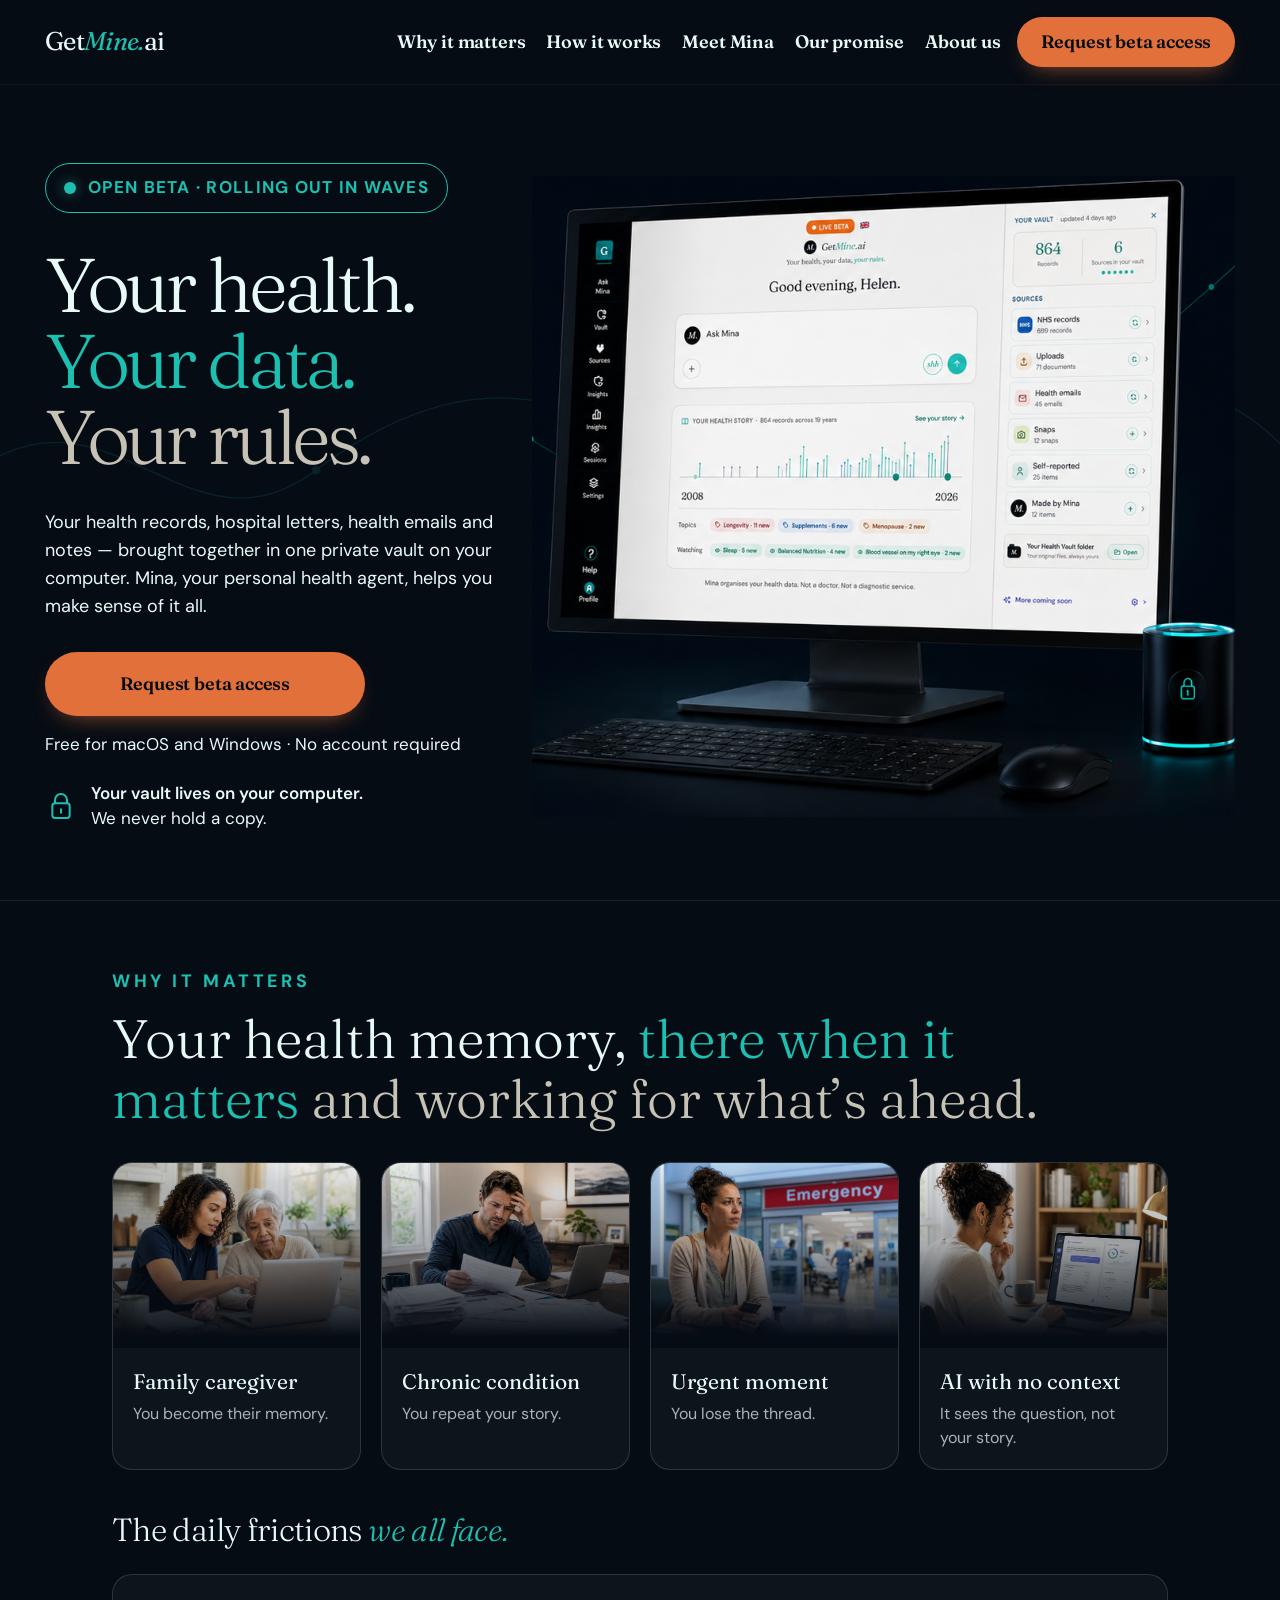
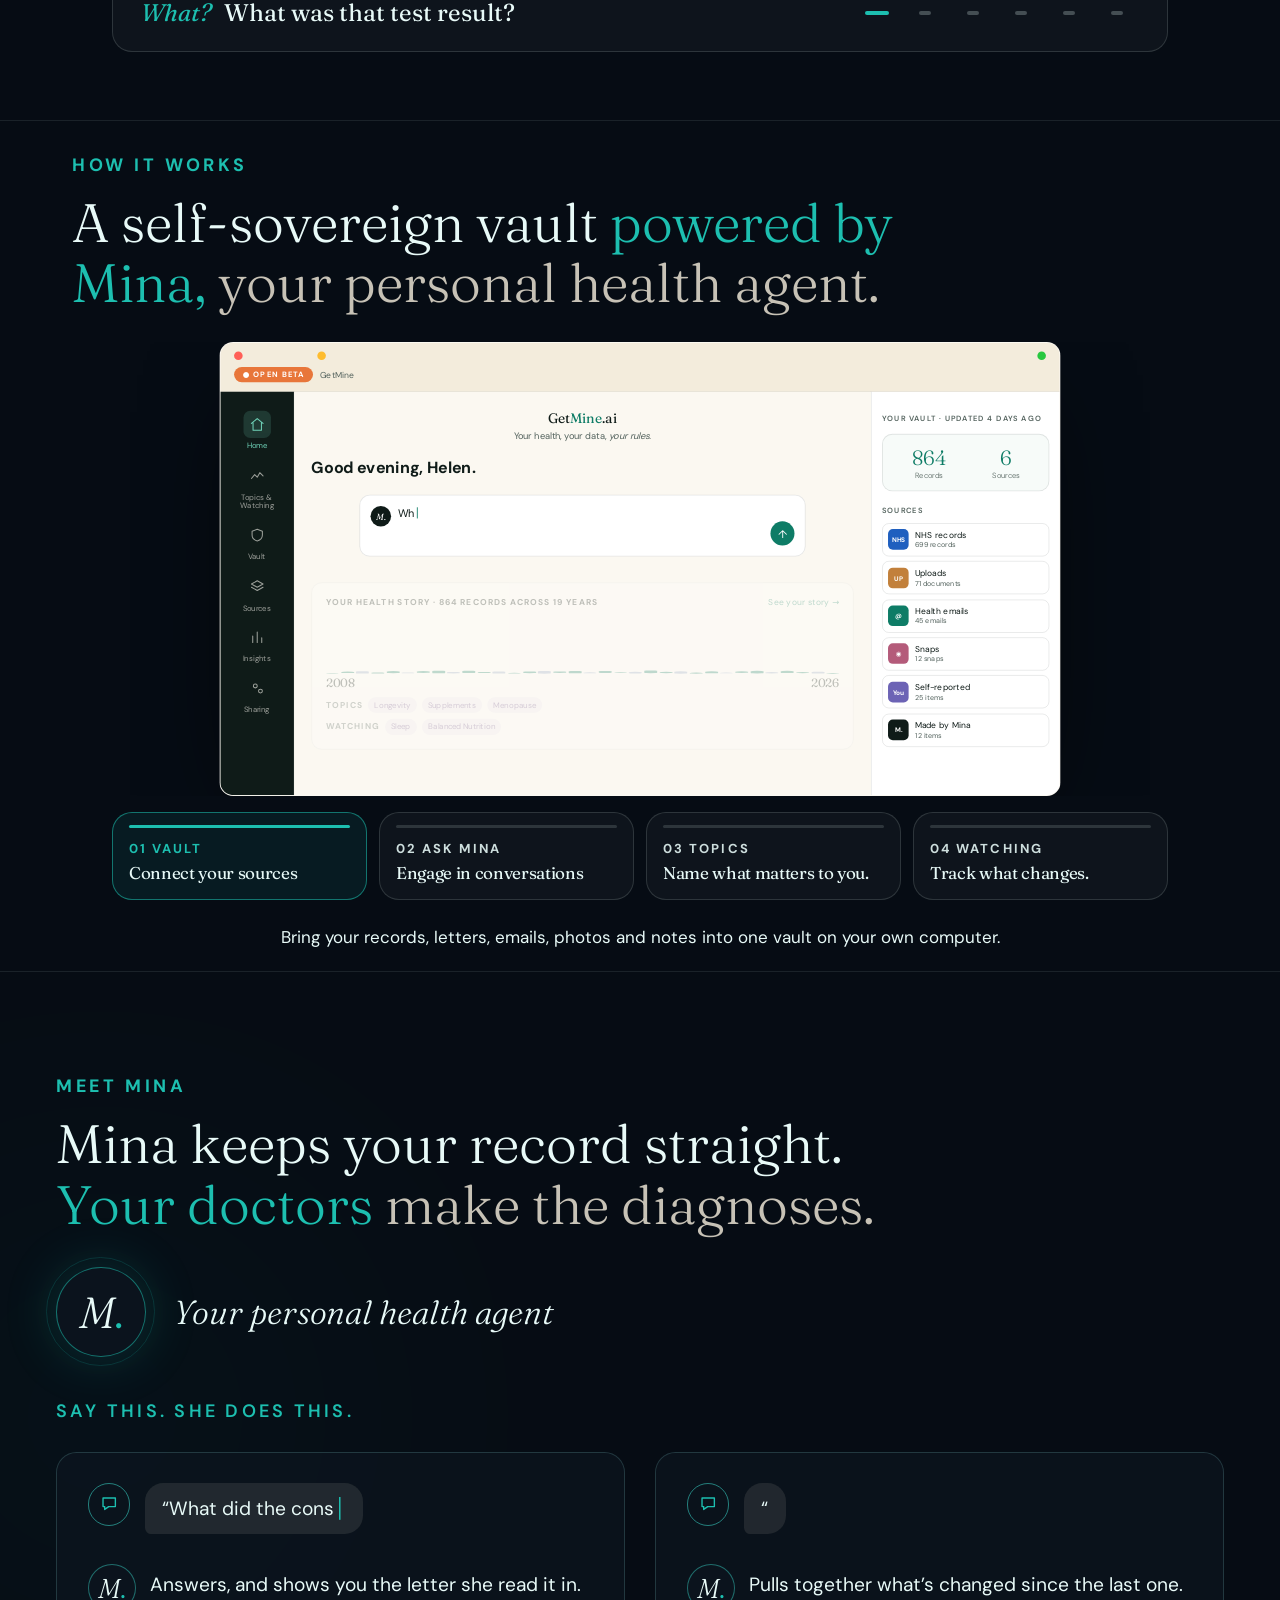
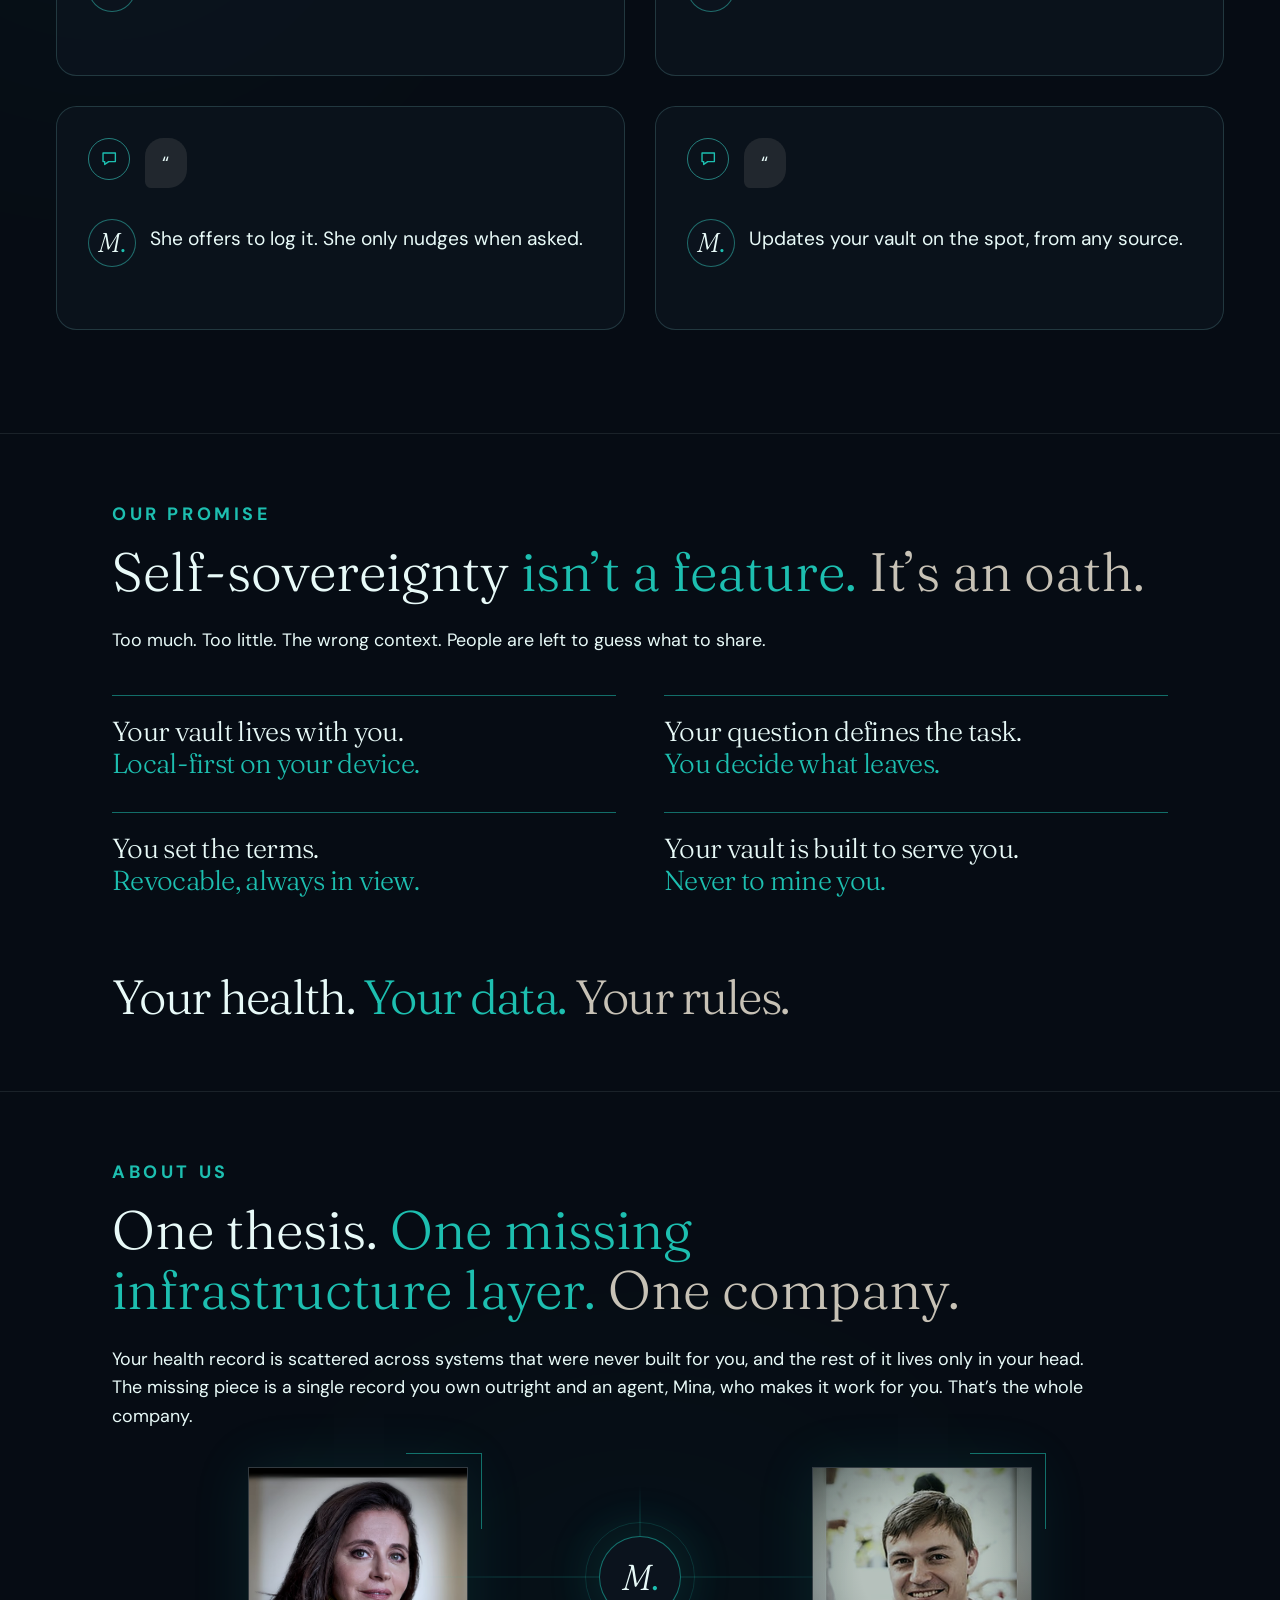
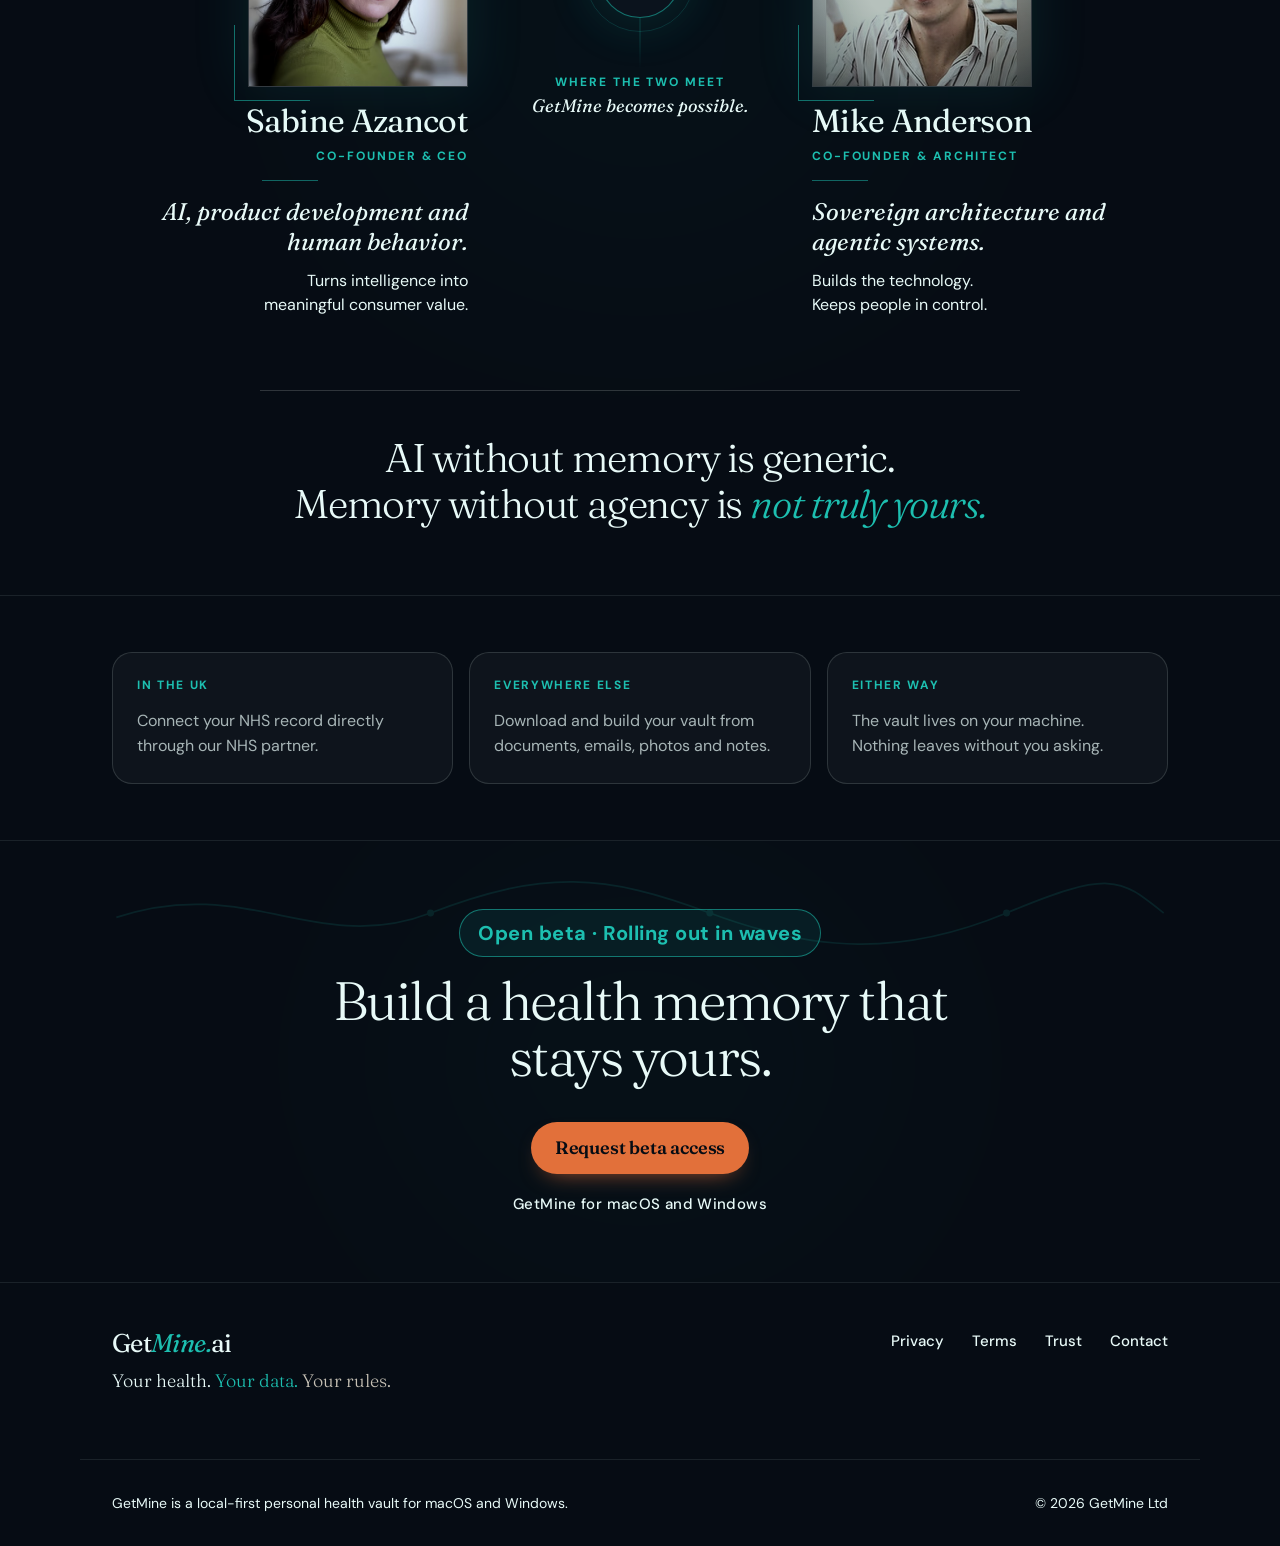
<file: index.html>
<!DOCTYPE html><html lang="en"> <head><meta charset="UTF-8"><meta name="viewport" content="width=device-width, initial-scale=1"><title>GetMine.ai | Your health. Your data. Your rules.</title><meta name="description" content="GetMine is a local-first personal health vault for macOS and Windows, with Mina, your personal health agent, helping you organise and use your health information."><meta name="author" content="GetMine.ai"><meta name="theme-color" content="#060c14"><link rel="canonical" href="https://getmine.ai/"><meta property="og:type" content="website"><meta property="og:site_name" content="GetMine.ai"><meta property="og:title" content="GetMine.ai | Your health. Your data. Your rules."><meta property="og:description" content="A desktop-native personal health vault for macOS and Windows. Bring records, emails and notes into one vault you control."><meta property="og:url" content="https://getmine.ai/"><meta property="og:image" content="https://getmine.ai/og-image.png"><meta property="og:image:width" content="1200"><meta property="og:image:height" content="630"><meta property="og:image:alt" content="GetMine.ai | your health, your data, your rules"><meta property="og:locale" content="en_GB"><meta name="twitter:card" content="summary_large_image"><meta name="twitter:title" content="GetMine.ai | Your health. Your data. Your rules."><meta name="twitter:description" content="A desktop-native personal health vault for macOS and Windows. Bring records, emails and notes into one vault you control."><meta name="twitter:image" content="https://getmine.ai/og-image.png"><meta name="twitter:image:alt" content="GetMine.ai | your health, your data, your rules"><link rel="icon" type="image/svg+xml" href="/favicon.svg"><link rel="icon" type="image/png" sizes="32x32" href="/favicon-32.png"><link rel="apple-touch-icon" sizes="180x180" href="/apple-touch-icon.png"><style>@font-face{font-family:DM Sans Variable;font-style:normal;font-display:swap;font-weight:100 1000;src:url(/_astro/dm-sans-latin-ext-wght-normal.BOFOeGcA.woff2) format("woff2-variations");unicode-range:U+0100-02BA,U+02BD-02C5,U+02C7-02CC,U+02CE-02D7,U+02DD-02FF,U+0304,U+0308,U+0329,U+1D00-1DBF,U+1E00-1E9F,U+1EF2-1EFF,U+2020,U+20A0-20AB,U+20AD-20C0,U+2113,U+2C60-2C7F,U+A720-A7FF}@font-face{font-family:DM Sans Variable;font-style:normal;font-display:swap;font-weight:100 1000;src:url(/_astro/dm-sans-latin-wght-normal.Xz1IZZA0.woff2) format("woff2-variations");unicode-range:U+0000-00FF,U+0131,U+0152-0153,U+02BB-02BC,U+02C6,U+02DA,U+02DC,U+0304,U+0308,U+0329,U+2000-206F,U+20AC,U+2122,U+2191,U+2193,U+2212,U+2215,U+FEFF,U+FFFD}@font-face{font-family:Fraunces Variable;font-style:normal;font-display:swap;font-weight:100 900;src:url(/_astro/fraunces-vietnamese-wght-normal.CnvboYUG.woff2) format("woff2-variations");unicode-range:U+0102-0103,U+0110-0111,U+0128-0129,U+0168-0169,U+01A0-01A1,U+01AF-01B0,U+0300-0301,U+0303-0304,U+0308-0309,U+0323,U+0329,U+1EA0-1EF9,U+20AB}@font-face{font-family:Fraunces Variable;font-style:normal;font-display:swap;font-weight:100 900;src:url(/_astro/fraunces-latin-ext-wght-normal.Ca2vKHc0.woff2) format("woff2-variations");unicode-range:U+0100-02BA,U+02BD-02C5,U+02C7-02CC,U+02CE-02D7,U+02DD-02FF,U+0304,U+0308,U+0329,U+1D00-1DBF,U+1E00-1E9F,U+1EF2-1EFF,U+2020,U+20A0-20AB,U+20AD-20C0,U+2113,U+2C60-2C7F,U+A720-A7FF}@font-face{font-family:Fraunces Variable;font-style:normal;font-display:swap;font-weight:100 900;src:url(/_astro/fraunces-latin-wght-normal.ukD16Tqj.woff2) format("woff2-variations");unicode-range:U+0000-00FF,U+0131,U+0152-0153,U+02BB-02BC,U+02C6,U+02DA,U+02DC,U+0304,U+0308,U+0329,U+2000-206F,U+20AC,U+2122,U+2191,U+2193,U+2212,U+2215,U+FEFF,U+FFFD}@font-face{font-family:Fraunces Variable;font-style:italic;font-display:swap;font-weight:100 900;src:url(/_astro/fraunces-vietnamese-wght-italic.BicUS2cM.woff2) format("woff2-variations");unicode-range:U+0102-0103,U+0110-0111,U+0128-0129,U+0168-0169,U+01A0-01A1,U+01AF-01B0,U+0300-0301,U+0303-0304,U+0308-0309,U+0323,U+0329,U+1EA0-1EF9,U+20AB}@font-face{font-family:Fraunces Variable;font-style:italic;font-display:swap;font-weight:100 900;src:url(/_astro/fraunces-latin-ext-wght-italic.BfTTTDIL.woff2) format("woff2-variations");unicode-range:U+0100-02BA,U+02BD-02C5,U+02C7-02CC,U+02CE-02D7,U+02DD-02FF,U+0304,U+0308,U+0329,U+1D00-1DBF,U+1E00-1E9F,U+1EF2-1EFF,U+2020,U+20A0-20AB,U+20AD-20C0,U+2113,U+2C60-2C7F,U+A720-A7FF}@font-face{font-family:Fraunces Variable;font-style:italic;font-display:swap;font-weight:100 900;src:url(/_astro/fraunces-latin-wght-italic.Py8at3oI.woff2) format("woff2-variations");unicode-range:U+0000-00FF,U+0131,U+0152-0153,U+02BB-02BC,U+02C6,U+02DA,U+02DC,U+0304,U+0308,U+0329,U+2000-206F,U+20AC,U+2122,U+2191,U+2193,U+2212,U+2215,U+FEFF,U+FFFD}
</style>
<link rel="stylesheet" href="/_astro/Footer.C17spD75.css">
<link rel="stylesheet" href="/_astro/index.hlgjPLvU.css">
<link rel="stylesheet" href="/_astro/Base.DleoplcY.css"></head> <body>  <header class="site-header" data-site-header data-astro-cid-dmqpwcec> <div class="nav-wrap wrap-wide" data-astro-cid-dmqpwcec> <div class="nav-left" data-astro-cid-dmqpwcec> <a class="wordmark" href="/#top" aria-label="GetMine.ai home" data-astro-cid-dmqpwcec> <span data-astro-cid-dmqpwcec>Get</span><em data-astro-cid-dmqpwcec>Mine.</em><span data-astro-cid-dmqpwcec>ai</span> </a> <nav class="desktop-nav" aria-label="Primary" data-astro-cid-dmqpwcec> <a href="/#why-it-matters" data-nav-link="why-it-matters" data-astro-cid-dmqpwcec>Why it matters<span aria-hidden="true" data-astro-cid-dmqpwcec></span></a><a href="/#how-it-works" data-nav-link="how-it-works" data-astro-cid-dmqpwcec>How it works<span aria-hidden="true" data-astro-cid-dmqpwcec></span></a><a href="/#meet-mina" data-nav-link="meet-mina" data-astro-cid-dmqpwcec>Meet Mina<span aria-hidden="true" data-astro-cid-dmqpwcec></span></a><a href="/#our-promise" data-nav-link="our-promise" data-astro-cid-dmqpwcec>Our promise<span aria-hidden="true" data-astro-cid-dmqpwcec></span></a><a href="/#about-us" data-nav-link="about-us" data-astro-cid-dmqpwcec>About us<span aria-hidden="true" data-astro-cid-dmqpwcec></span></a> </nav> </div> <div class="nav-actions" data-astro-cid-dmqpwcec> <a class="primary-cta desktop-action header-cta" href="/beta" data-astro-cid-dmqpwcec>Request beta access</a> <button class="menu-button" type="button" aria-expanded="false" aria-controls="mobile-navigation" aria-label="Open menu" data-menu-button data-astro-cid-dmqpwcec> <span data-astro-cid-dmqpwcec></span><span data-astro-cid-dmqpwcec></span><span data-astro-cid-dmqpwcec></span> </button> </div> </div> <div id="mobile-navigation" class="mobile-menu" aria-hidden="true" data-mobile-menu inert data-astro-cid-dmqpwcec> <nav class="wrap" aria-label="Mobile" data-astro-cid-dmqpwcec> <a href="/#why-it-matters" data-menu-link data-astro-cid-dmqpwcec>Why it matters</a><a href="/#how-it-works" data-menu-link data-astro-cid-dmqpwcec>How it works</a><a href="/#meet-mina" data-menu-link data-astro-cid-dmqpwcec>Meet Mina</a><a href="/#our-promise" data-menu-link data-astro-cid-dmqpwcec>Our promise</a><a href="/#about-us" data-menu-link data-astro-cid-dmqpwcec>About us</a> <a class="primary-cta" href="/beta" data-astro-cid-dmqpwcec>Request beta access</a> </nav> </div> </header> <section class="hero" id="top" data-astro-cid-bbe6dxrz> <svg class="memory-line" viewBox="0 0 1600 520" aria-hidden="true" data-astro-cid-bbe6dxrz> <path d="M0 306 C165 190 255 422 410 306 S700 190 845 306 S1140 422 1290 306 S1500 190 1600 306" data-astro-cid-bbe6dxrz></path> <circle cx="410" cy="306" r="5" data-astro-cid-bbe6dxrz></circle> <circle cx="845" cy="306" r="5" data-astro-cid-bbe6dxrz></circle> <circle cx="1290" cy="306" r="5" data-astro-cid-bbe6dxrz></circle> </svg> <div class="hero-grid" data-astro-cid-bbe6dxrz> <div class="hero-copy" data-astro-cid-bbe6dxrz> <span class="hero-badge" data-astro-cid-bbe6dxrz> <span aria-hidden="true" data-astro-cid-bbe6dxrz></span>
OPEN BETA · ROLLING OUT IN WAVES
</span> <h1 data-astro-cid-bbe6dxrz> <span data-astro-cid-bbe6dxrz>Your health.</span> <span data-astro-cid-bbe6dxrz>Your data.</span> <span data-astro-cid-bbe6dxrz>Your rules.</span> </h1> <p class="hero-intro" data-astro-cid-bbe6dxrz>
Your health records, hospital letters, health emails and notes — brought
        together in one private vault on your computer. Mina, your personal health
        agent, helps you make sense of it all.
</p> <a class="primary-cta hero-download" href="/beta" data-astro-cid-bbe6dxrz>Request beta access</a> <p class="platform-note" data-astro-cid-bbe6dxrz>Free for macOS and Windows · No account required</p> <div class="privacy-note" data-astro-cid-bbe6dxrz> <svg viewBox="0 0 24 24" aria-hidden="true" data-astro-cid-bbe6dxrz> <path d="M7.5 10V7.5a4.5 4.5 0 0 1 9 0V10" data-astro-cid-bbe6dxrz></path> <rect x="5.5" y="10" width="13" height="11" rx="2" data-astro-cid-bbe6dxrz></rect> <path d="M12 14.5v2.5" data-astro-cid-bbe6dxrz></path> </svg> <p data-astro-cid-bbe6dxrz> <strong data-astro-cid-bbe6dxrz>Your vault lives on your computer.</strong> <span data-astro-cid-bbe6dxrz>We never hold a copy.</span> </p> </div> </div> <div class="product-visual" data-astro-cid-bbe6dxrz> <div class="artwork-window" data-astro-cid-bbe6dxrz> <img src="/assets/redesign/getmine-hero-approved.png" alt="GetMine desktop health vault showing Ask Mina, Health Story and connected health sources." width="1448" height="1086" loading="eager" fetchpriority="high" data-astro-cid-bbe6dxrz> </div> </div> </div> </section> <section id="why-it-matters" class="section-edge" aria-labelledby="why-it-matters-heading" data-astro-cid-d2vdse7b> <div class="wrap section-pad" data-astro-cid-d2vdse7b> <header class="section-heading" data-astro-cid-d2vdse7b> <p class="eyebrow" data-astro-cid-d2vdse7b>Why it matters</p> <h2 id="why-it-matters-heading" data-astro-cid-d2vdse7b>
Your health memory,
<span data-astro-cid-d2vdse7b>there when it matters</span> <em data-astro-cid-d2vdse7b>and working for what’s ahead.</em> </h2> </header> <ul class="scenario-grid" data-astro-cid-d2vdse7b> <li data-astro-cid-d2vdse7b> <article class="card scenario-card" data-astro-cid-d2vdse7b> <picture data-astro-cid-d2vdse7b> <source srcset="/assets/redesign/family-caregiver.avif" type="image/avif" data-astro-cid-d2vdse7b> <source srcset="/assets/redesign/family-caregiver.webp" type="image/webp" data-astro-cid-d2vdse7b> <img src="/assets/redesign/family-caregiver.webp" alt="A family caregiver helping a relative manage medication" width="1448" height="1086" loading="lazy" decoding="async" style="object-position:50% 40%" data-astro-cid-d2vdse7b> </picture> <div class="picture-shade" aria-hidden="true" data-astro-cid-d2vdse7b></div> <div class="scenario-copy" data-astro-cid-d2vdse7b> <h3 data-astro-cid-d2vdse7b>Family caregiver</h3> <p data-astro-cid-d2vdse7b>You become their memory.</p> </div> </article> </li><li data-astro-cid-d2vdse7b> <article class="card scenario-card" data-astro-cid-d2vdse7b> <picture data-astro-cid-d2vdse7b> <source srcset="/assets/redesign/chronic-condition.avif" type="image/avif" data-astro-cid-d2vdse7b> <source srcset="/assets/redesign/chronic-condition.webp" type="image/webp" data-astro-cid-d2vdse7b> <img src="/assets/redesign/chronic-condition.webp" alt="A person managing health documents and appointments" width="1448" height="1086" loading="lazy" decoding="async" style="object-position:50% 45%" data-astro-cid-d2vdse7b> </picture> <div class="picture-shade" aria-hidden="true" data-astro-cid-d2vdse7b></div> <div class="scenario-copy" data-astro-cid-d2vdse7b> <h3 data-astro-cid-d2vdse7b>Chronic condition</h3> <p data-astro-cid-d2vdse7b>You repeat your story.</p> </div> </article> </li><li data-astro-cid-d2vdse7b> <article class="card scenario-card" data-astro-cid-d2vdse7b> <picture data-astro-cid-d2vdse7b> <source srcset="/assets/redesign/life-transition.avif" type="image/avif" data-astro-cid-d2vdse7b> <source srcset="/assets/redesign/life-transition.webp" type="image/webp" data-astro-cid-d2vdse7b> <img src="/assets/redesign/life-transition.webp" alt="A person searching for health information during an urgent moment" width="1448" height="1086" loading="lazy" decoding="async" style="object-position:50% 40%" data-astro-cid-d2vdse7b> </picture> <div class="picture-shade" aria-hidden="true" data-astro-cid-d2vdse7b></div> <div class="scenario-copy" data-astro-cid-d2vdse7b> <h3 data-astro-cid-d2vdse7b>Urgent moment</h3> <p data-astro-cid-d2vdse7b>You lose the thread.</p> </div> </article> </li><li data-astro-cid-d2vdse7b> <article class="card scenario-card" data-astro-cid-d2vdse7b> <picture data-astro-cid-d2vdse7b> <source srcset="/assets/redesign/best-from-ai.avif" type="image/avif" data-astro-cid-d2vdse7b> <source srcset="/assets/redesign/best-from-ai.webp" type="image/webp" data-astro-cid-d2vdse7b> <img src="/assets/redesign/best-from-ai.webp" alt="A generic AI assistant answering without personal health context" width="1448" height="1086" loading="lazy" decoding="async" style="object-position:50% 45%" data-astro-cid-d2vdse7b> </picture> <div class="picture-shade" aria-hidden="true" data-astro-cid-d2vdse7b></div> <div class="scenario-copy" data-astro-cid-d2vdse7b> <h3 data-astro-cid-d2vdse7b>AI with no context</h3> <p data-astro-cid-d2vdse7b>It sees the question, not your story.</p> </div> </article> </li> </ul> <div class="frictions" data-astro-cid-d2vdse7b> <h3 data-astro-cid-d2vdse7b>The daily frictions <em data-astro-cid-d2vdse7b>we all face.</em></h3> <div class="card friction-rotator" data-frictions data-astro-cid-d2vdse7b> <p aria-live="off" data-astro-cid-d2vdse7b> <em data-friction-question data-astro-cid-d2vdse7b>What?</em> <span data-friction-answer data-astro-cid-d2vdse7b>What was that test result?</span> </p> <div class="friction-controls" role="group" aria-label="Daily frictions" data-astro-cid-d2vdse7b> <button type="button" aria-current="true" aria-label="Show friction 1 of 6" data-question="What?" data-answer="What was that test result?" data-friction-choice data-astro-cid-d2vdse7b><span aria-hidden="true" data-astro-cid-d2vdse7b></span></button><button type="button" aria-label="Show friction 2 of 6" data-question="When?" data-answer="When did I have that vaccine?" data-friction-choice data-astro-cid-d2vdse7b><span aria-hidden="true" data-astro-cid-d2vdse7b></span></button><button type="button" aria-label="Show friction 3 of 6" data-question="How?" data-answer="What dosage was I taking?" data-friction-choice data-astro-cid-d2vdse7b><span aria-hidden="true" data-astro-cid-d2vdse7b></span></button><button type="button" aria-label="Show friction 4 of 6" data-question="Who?" data-answer="Who did I see for this?" data-friction-choice data-astro-cid-d2vdse7b><span aria-hidden="true" data-astro-cid-d2vdse7b></span></button><button type="button" aria-label="Show friction 5 of 6" data-question="Where?" data-answer="Where is that report?" data-friction-choice data-astro-cid-d2vdse7b><span aria-hidden="true" data-astro-cid-d2vdse7b></span></button><button type="button" aria-label="Show friction 6 of 6" data-question="Share?" data-answer="What should I share?" data-friction-choice data-astro-cid-d2vdse7b><span aria-hidden="true" data-astro-cid-d2vdse7b></span></button> </div> <span class="sr-only" aria-live="polite" data-friction-announcer data-astro-cid-d2vdse7b></span> </div> </div> </div> </section> <section id="how-it-works" class="section-edge" aria-labelledby="how-it-works-heading" data-walkthrough data-astro-cid-cmgpsf2k> <div class="wrap-wide heading-wrap" data-astro-cid-cmgpsf2k> <header class="section-heading" data-astro-cid-cmgpsf2k> <p class="eyebrow" data-astro-cid-cmgpsf2k>How it works</p> <h2 id="how-it-works-heading" data-astro-cid-cmgpsf2k>
A self-sovereign vault
<span data-astro-cid-cmgpsf2k>powered by Mina,</span> <em data-astro-cid-cmgpsf2k>your personal health agent.</em> </h2> </header> </div> <div class="desktop-walkthrough" data-astro-cid-cmgpsf2k> <div class="app-stage" data-walkthrough-stage data-astro-cid-cmgpsf2k> <div class="app-window" data-walkthrough-frame data-astro-cid-cmgpsf2k> <div class="titlebar" data-astro-cid-cmgpsf2k> <span class="traffic red" data-astro-cid-cmgpsf2k></span><span class="traffic yellow" data-astro-cid-cmgpsf2k></span><span class="traffic green" data-astro-cid-cmgpsf2k></span> <b data-astro-cid-cmgpsf2k>● Open Beta</b> <small data-astro-cid-cmgpsf2k>GetMine</small> </div> <div class="app-body" data-astro-cid-cmgpsf2k> <nav class="app-nav" aria-label="GetMine app preview" data-astro-cid-cmgpsf2k> <span class="app-nav-item" data-app-nav-item="Home" aria-current="page" data-astro-cid-cmgpsf2k> <span class="app-nav-icon" aria-hidden="true" data-astro-cid-cmgpsf2k> <svg viewBox="0 0 24 24" fill="none" data-astro-cid-cmgpsf2k> <path d="M3 10.5 12 3l9 7.5M5.5 9.5V21h13V9.5" data-astro-cid-cmgpsf2k></path> </svg> </span> <span class="app-nav-label" data-astro-cid-cmgpsf2k>Home</span> </span><span class="app-nav-item" data-app-nav-item="Topics &amp; Watching" data-astro-cid-cmgpsf2k> <span class="app-nav-icon" aria-hidden="true" data-astro-cid-cmgpsf2k> <svg viewBox="0 0 24 24" fill="none" data-astro-cid-cmgpsf2k> <path d="M3 16l5-6 4 4 4-7 5 5" data-astro-cid-cmgpsf2k></path> </svg> </span> <span class="app-nav-label" data-astro-cid-cmgpsf2k>Topics &amp; Watching</span> </span><span class="app-nav-item" data-app-nav-item="Vault" data-astro-cid-cmgpsf2k> <span class="app-nav-icon" aria-hidden="true" data-astro-cid-cmgpsf2k> <svg viewBox="0 0 24 24" fill="none" data-astro-cid-cmgpsf2k> <path d="M12 3l8 3v6c0 5-3.5 8-8 9-4.5-1-8-4-8-9V6l8-3z" data-astro-cid-cmgpsf2k></path> </svg> </span> <span class="app-nav-label" data-astro-cid-cmgpsf2k>Vault</span> </span><span class="app-nav-item" data-app-nav-item="Sources" data-astro-cid-cmgpsf2k> <span class="app-nav-icon" aria-hidden="true" data-astro-cid-cmgpsf2k> <svg viewBox="0 0 24 24" fill="none" data-astro-cid-cmgpsf2k> <path d="M12 3l9 5-9 5-9-5 9-5zM3 13l9 5 9-5" data-astro-cid-cmgpsf2k></path> </svg> </span> <span class="app-nav-label" data-astro-cid-cmgpsf2k>Sources</span> </span><span class="app-nav-item" data-app-nav-item="Insights" data-astro-cid-cmgpsf2k> <span class="app-nav-icon" aria-hidden="true" data-astro-cid-cmgpsf2k> <svg viewBox="0 0 24 24" fill="none" data-astro-cid-cmgpsf2k> <path d="M5 20V10M12 20V4M19 20v-7" data-astro-cid-cmgpsf2k></path> </svg> </span> <span class="app-nav-label" data-astro-cid-cmgpsf2k>Insights</span> </span><span class="app-nav-item" data-app-nav-item="Sharing" data-astro-cid-cmgpsf2k> <span class="app-nav-icon" aria-hidden="true" data-astro-cid-cmgpsf2k> <svg viewBox="0 0 24 24" fill="none" data-astro-cid-cmgpsf2k> <path d="M9 12a3 3 0 1 0 0-6 3 3 0 0 0 0 6zM17 20a3 3 0 1 0 0-6 3 3 0 0 0 0 6z" data-astro-cid-cmgpsf2k></path> </svg> </span> <span class="app-nav-label" data-astro-cid-cmgpsf2k>Sharing</span> </span> </nav> <div class="screen-stack" data-astro-cid-cmgpsf2k> <div id="walkthrough-build" class="product-screen active build-screen" data-walkthrough-panel="0" data-astro-cid-cmgpsf2k> <div class="build-view active" data-build-view="0" data-astro-cid-cmgpsf2k> <div class="brandline" data-astro-cid-cmgpsf2k>Get<span data-astro-cid-cmgpsf2k>Mine</span>.ai</div> <p class="tagline" data-astro-cid-cmgpsf2k>Your health, your data, <em data-astro-cid-cmgpsf2k>your rules.</em></p> <h3 data-astro-cid-cmgpsf2k>Good evening, Helen.</h3> <div class="composer" data-astro-cid-cmgpsf2k> <i data-astro-cid-cmgpsf2k>M.</i><span data-home-prompt data-astro-cid-cmgpsf2k>Ask Mina</span><button aria-label="Send" tabindex="-1" data-astro-cid-cmgpsf2k>↑</button> </div> <div class="health-story" data-health-story data-astro-cid-cmgpsf2k> <div data-astro-cid-cmgpsf2k><b data-astro-cid-cmgpsf2k>Your health story · 864 records across 19 years</b><a data-astro-cid-cmgpsf2k>See your story →</a></div> <div class="story-bars" aria-hidden="true" data-astro-cid-cmgpsf2k> <span style="height:16%;--delay:0ms" data-astro-cid-cmgpsf2k></span><span style="height:45%;--delay:12ms" data-astro-cid-cmgpsf2k></span><span style="height:74%;--delay:24ms" data-astro-cid-cmgpsf2k></span><span style="height:35%;--delay:36ms" data-astro-cid-cmgpsf2k></span><span style="height:64%;--delay:48ms" data-astro-cid-cmgpsf2k></span><span style="height:25%;--delay:60ms" data-astro-cid-cmgpsf2k></span><span style="height:54%;--delay:72ms" data-astro-cid-cmgpsf2k></span><span style="height:83%;--delay:84ms" data-astro-cid-cmgpsf2k></span><span style="height:44%;--delay:96ms" data-astro-cid-cmgpsf2k></span><span style="height:73%;--delay:108ms" data-astro-cid-cmgpsf2k></span><span style="height:34%;--delay:120ms" data-astro-cid-cmgpsf2k></span><span style="height:63%;--delay:132ms" data-astro-cid-cmgpsf2k></span><span style="height:24%;--delay:144ms" data-astro-cid-cmgpsf2k></span><span style="height:53%;--delay:156ms" data-astro-cid-cmgpsf2k></span><span style="height:82%;--delay:168ms" data-astro-cid-cmgpsf2k></span><span style="height:43%;--delay:180ms" data-astro-cid-cmgpsf2k></span><span style="height:72%;--delay:192ms" data-astro-cid-cmgpsf2k></span><span style="height:33%;--delay:204ms" data-astro-cid-cmgpsf2k></span><span style="height:62%;--delay:216ms" data-astro-cid-cmgpsf2k></span><span style="height:23%;--delay:228ms" data-astro-cid-cmgpsf2k></span><span style="height:52%;--delay:240ms" data-astro-cid-cmgpsf2k></span><span style="height:81%;--delay:252ms" data-astro-cid-cmgpsf2k></span><span style="height:42%;--delay:264ms" data-astro-cid-cmgpsf2k></span><span style="height:71%;--delay:276ms" data-astro-cid-cmgpsf2k></span><span style="height:32%;--delay:288ms" data-astro-cid-cmgpsf2k></span><span style="height:61%;--delay:300ms" data-astro-cid-cmgpsf2k></span><span style="height:22%;--delay:312ms" data-astro-cid-cmgpsf2k></span><span style="height:51%;--delay:324ms" data-astro-cid-cmgpsf2k></span><span style="height:80%;--delay:336ms" data-astro-cid-cmgpsf2k></span><span style="height:41%;--delay:348ms" data-astro-cid-cmgpsf2k></span><span style="height:70%;--delay:360ms" data-astro-cid-cmgpsf2k></span><span style="height:31%;--delay:372ms" data-astro-cid-cmgpsf2k></span><span style="height:60%;--delay:384ms" data-astro-cid-cmgpsf2k></span><span style="height:21%;--delay:396ms" data-astro-cid-cmgpsf2k></span> </div> <div class="years" data-astro-cid-cmgpsf2k><span data-astro-cid-cmgpsf2k>2008</span><span data-astro-cid-cmgpsf2k>2026</span></div> <p data-astro-cid-cmgpsf2k><b data-astro-cid-cmgpsf2k>Topics</b> <em data-astro-cid-cmgpsf2k>Longevity</em> <em data-astro-cid-cmgpsf2k>Supplements</em> <em data-astro-cid-cmgpsf2k>Menopause</em></p> <p data-astro-cid-cmgpsf2k><b data-astro-cid-cmgpsf2k>Watching</b> <em data-astro-cid-cmgpsf2k>Sleep</em> <em data-astro-cid-cmgpsf2k>Balanced Nutrition</em></p> </div> </div> <div class="build-view vault-preview" data-build-view="1" aria-hidden="true" data-astro-cid-cmgpsf2k> <div class="screen-title" data-astro-cid-cmgpsf2k> <div data-astro-cid-cmgpsf2k><h3 data-astro-cid-cmgpsf2k>Your Vault</h3><p data-astro-cid-cmgpsf2k>864 records · 6 sources</p></div> <span class="nhs-id" data-astro-cid-cmgpsf2k><b data-astro-cid-cmgpsf2k>NHS</b> 485 902 1736 · Riverside Health Centre</span> </div> <div class="mina-read" data-astro-cid-cmgpsf2k> <i data-astro-cid-cmgpsf2k>M.</i><p data-astro-cid-cmgpsf2k><b data-astro-cid-cmgpsf2k>Mina’s read on your vault</b><br data-astro-cid-cmgpsf2k>864 records across 19 years, your whole health memory in one place. 6 of 6 sources up to date.</p> </div> <div class="browse-row" data-astro-cid-cmgpsf2k><b data-astro-cid-cmgpsf2k>Browse</b><span data-astro-cid-cmgpsf2k><em data-astro-cid-cmgpsf2k>By source</em><i data-astro-cid-cmgpsf2k>By category</i></span><small data-astro-cid-cmgpsf2k>6 sources · where it came from</small></div> <div class="vault-card-grid source-grid" data-astro-cid-cmgpsf2k> <article style="--item-delay:0ms" data-astro-cid-cmgpsf2k> <b data-astro-cid-cmgpsf2k>NH</b><div data-astro-cid-cmgpsf2k><strong data-astro-cid-cmgpsf2k>699 <span data-astro-cid-cmgpsf2k>NHS records</span></strong><p data-astro-cid-cmgpsf2k>Your electronic health record</p><small data-astro-cid-cmgpsf2k>● Synced 6 days ago</small></div> </article><article style="--item-delay:80ms" data-astro-cid-cmgpsf2k> <b data-astro-cid-cmgpsf2k>UP</b><div data-astro-cid-cmgpsf2k><strong data-astro-cid-cmgpsf2k>71 <span data-astro-cid-cmgpsf2k>Uploads</span></strong><p data-astro-cid-cmgpsf2k>Files and documents you add</p><small data-astro-cid-cmgpsf2k>● Added 4 days ago</small></div> </article><article style="--item-delay:160ms" data-astro-cid-cmgpsf2k> <b data-astro-cid-cmgpsf2k>@</b><div data-astro-cid-cmgpsf2k><strong data-astro-cid-cmgpsf2k>45 <span data-astro-cid-cmgpsf2k>Health emails</span></strong><p data-astro-cid-cmgpsf2k>Health mail, scanned locally</p><small data-astro-cid-cmgpsf2k>● Scanned 4 days ago</small></div> </article><article style="--item-delay:240ms" data-astro-cid-cmgpsf2k> <b data-astro-cid-cmgpsf2k>◉</b><div data-astro-cid-cmgpsf2k><strong data-astro-cid-cmgpsf2k>12 <span data-astro-cid-cmgpsf2k>Snaps</span></strong><p data-astro-cid-cmgpsf2k>Photos of paper and packaging</p><small data-astro-cid-cmgpsf2k>● Added 20 Jul</small></div> </article><article style="--item-delay:320ms" data-astro-cid-cmgpsf2k> <b data-astro-cid-cmgpsf2k>YO</b><div data-astro-cid-cmgpsf2k><strong data-astro-cid-cmgpsf2k>25 <span data-astro-cid-cmgpsf2k>Self-reported</span></strong><p data-astro-cid-cmgpsf2k>What only you can tell</p><small data-astro-cid-cmgpsf2k>● Added by you</small></div> </article><article style="--item-delay:400ms" data-astro-cid-cmgpsf2k> <b data-astro-cid-cmgpsf2k>M.</b><div data-astro-cid-cmgpsf2k><strong data-astro-cid-cmgpsf2k>12 <span data-astro-cid-cmgpsf2k>Made by Mina</span></strong><p data-astro-cid-cmgpsf2k>Summaries Mina writes for you</p><small data-astro-cid-cmgpsf2k>● By Mina</small></div> </article> </div> </div> <div class="build-view vault-preview" data-build-view="2" aria-hidden="true" data-astro-cid-cmgpsf2k> <div class="screen-title" data-astro-cid-cmgpsf2k> <div data-astro-cid-cmgpsf2k><h3 data-astro-cid-cmgpsf2k>Your Vault</h3><p data-astro-cid-cmgpsf2k>864 records · 6 sources</p></div> <span class="nhs-id" data-astro-cid-cmgpsf2k><b data-astro-cid-cmgpsf2k>NHS</b> 485 902 1736 · Riverside Health Centre</span> </div> <div class="mina-read" data-astro-cid-cmgpsf2k> <i data-astro-cid-cmgpsf2k>M.</i><p data-astro-cid-cmgpsf2k><b data-astro-cid-cmgpsf2k>Mina’s read on your vault</b><br data-astro-cid-cmgpsf2k>864 records across 19 years, your whole health memory in one place. 6 of 6 sources up to date.</p> </div> <div class="browse-row" data-astro-cid-cmgpsf2k><b data-astro-cid-cmgpsf2k>Browse</b><span data-astro-cid-cmgpsf2k><i data-astro-cid-cmgpsf2k>By source</i><em data-astro-cid-cmgpsf2k>By category</em></span><small data-astro-cid-cmgpsf2k>15 categories · what it is</small></div> <div class="vault-card-grid category-grid" data-astro-cid-cmgpsf2k> <article style="--item-delay:0ms" data-astro-cid-cmgpsf2k> <span class="cat-icon" aria-hidden="true" data-astro-cid-cmgpsf2k> <svg viewBox="0 0 24 24" fill="none" data-astro-cid-cmgpsf2k> <path d="M6 3h9l3 3v15H6zM9 10h6M9 14h6M9 18h4" data-astro-cid-cmgpsf2k></path> </svg> </span> <strong data-astro-cid-cmgpsf2k>363 <span data-astro-cid-cmgpsf2k>Clinical notes</span></strong> <small class="cat-tags" data-astro-cid-cmgpsf2k><em class="tag tag-amber" data-astro-cid-cmgpsf2k>Uploads 1</em><em class="tag tag-nhs" data-astro-cid-cmgpsf2k>NHS 362</em></small> </article><article style="--item-delay:45ms" data-astro-cid-cmgpsf2k> <span class="cat-icon" aria-hidden="true" data-astro-cid-cmgpsf2k> <svg viewBox="0 0 24 24" fill="none" data-astro-cid-cmgpsf2k> <path d="M5 5h14v16H5zM8 3v4M16 3v4M5 9h14M9 13h2M13 13h2M9 17h2" data-astro-cid-cmgpsf2k></path> </svg> </span> <strong data-astro-cid-cmgpsf2k>218 <span data-astro-cid-cmgpsf2k>Appointments</span></strong> <small class="cat-tags" data-astro-cid-cmgpsf2k><em class="tag tag-amber" data-astro-cid-cmgpsf2k>Uploads 8</em><em class="tag tag-email" data-astro-cid-cmgpsf2k>Emails 23</em></small> </article><article style="--item-delay:90ms" data-astro-cid-cmgpsf2k> <span class="cat-icon" aria-hidden="true" data-astro-cid-cmgpsf2k> <svg viewBox="0 0 24 24" fill="none" data-astro-cid-cmgpsf2k> <path d="M9 3v6l-4 8a3 3 0 0 0 3 4h8a3 3 0 0 0 3-4l-4-8V3M8 9h8M8 16h8" data-astro-cid-cmgpsf2k></path> </svg> </span> <strong data-astro-cid-cmgpsf2k>137 <span data-astro-cid-cmgpsf2k>Test results</span></strong> <small class="cat-tags" data-astro-cid-cmgpsf2k><em class="tag tag-amber" data-astro-cid-cmgpsf2k>Uploads 9</em><em class="tag tag-nhs" data-astro-cid-cmgpsf2k>NHS 126</em></small> </article><article style="--item-delay:135ms" data-astro-cid-cmgpsf2k> <span class="cat-icon" aria-hidden="true" data-astro-cid-cmgpsf2k> <svg viewBox="0 0 24 24" fill="none" data-astro-cid-cmgpsf2k> <path d="M6 3h8l4 4v14H6zM14 3v5h4M9 12h6M9 16h6" data-astro-cid-cmgpsf2k></path> </svg> </span> <strong data-astro-cid-cmgpsf2k>44 <span data-astro-cid-cmgpsf2k>Letters &amp; docs</span></strong> <small class="cat-tags" data-astro-cid-cmgpsf2k><em class="tag tag-amber" data-astro-cid-cmgpsf2k>Uploads 30</em><em class="tag tag-email" data-astro-cid-cmgpsf2k>Emails 14</em></small> </article><article style="--item-delay:180ms" data-astro-cid-cmgpsf2k> <span class="cat-icon" aria-hidden="true" data-astro-cid-cmgpsf2k> <svg viewBox="0 0 24 24" fill="none" data-astro-cid-cmgpsf2k> <path d="M5 8a3 3 0 1 0 0-6 3 3 0 0 0 0 6zM19 22a3 3 0 1 0 0-6 3 3 0 0 0 0 6zM8 6h4a4 4 0 0 1 4 4v4" data-astro-cid-cmgpsf2k></path> </svg> </span> <strong data-astro-cid-cmgpsf2k>20 <span data-astro-cid-cmgpsf2k>Topics &amp; watching</span></strong> <small class="cat-tags" data-astro-cid-cmgpsf2k><em class="tag tag-you" data-astro-cid-cmgpsf2k>You 20</em></small> </article><article style="--item-delay:225ms" data-astro-cid-cmgpsf2k> <span class="cat-icon" aria-hidden="true" data-astro-cid-cmgpsf2k> <svg viewBox="0 0 24 24" fill="none" data-astro-cid-cmgpsf2k> <path d="M8.5 4.5a4.95 4.95 0 0 1 7 7l-4 4a4.95 4.95 0 0 1-7-7zM8 12l4 4" data-astro-cid-cmgpsf2k></path> </svg> </span> <strong data-astro-cid-cmgpsf2k>19 <span data-astro-cid-cmgpsf2k>Medications</span></strong> <small class="cat-tags" data-astro-cid-cmgpsf2k><em class="tag tag-snap" data-astro-cid-cmgpsf2k>Snaps 6</em><em class="tag tag-nhs" data-astro-cid-cmgpsf2k>NHS 12</em></small> </article><article style="--item-delay:270ms" data-astro-cid-cmgpsf2k> <span class="cat-icon" aria-hidden="true" data-astro-cid-cmgpsf2k> <svg viewBox="0 0 24 24" fill="none" data-astro-cid-cmgpsf2k> <path d="M14 4l6 6M13 7l4 4M5 19l8-8M4 20l3-1-2-2zM16 3l5 5" data-astro-cid-cmgpsf2k></path> </svg> </span> <strong data-astro-cid-cmgpsf2k>15 <span data-astro-cid-cmgpsf2k>Vaccinations</span></strong> <small class="cat-tags" data-astro-cid-cmgpsf2k><em class="tag tag-amber" data-astro-cid-cmgpsf2k>Uploads 5</em><em class="tag tag-nhs" data-astro-cid-cmgpsf2k>NHS 8</em></small> </article><article style="--item-delay:315ms" data-astro-cid-cmgpsf2k> <span class="cat-icon" aria-hidden="true" data-astro-cid-cmgpsf2k> <svg viewBox="0 0 24 24" fill="none" data-astro-cid-cmgpsf2k> <path d="M5 3h14v18H5zM8 16l3-3 2 2 3-5M8 8h5" data-astro-cid-cmgpsf2k></path> </svg> </span> <strong data-astro-cid-cmgpsf2k>12 <span data-astro-cid-cmgpsf2k>Summaries &amp; reports</span></strong> <small class="cat-tags" data-astro-cid-cmgpsf2k><em class="tag tag-mina" data-astro-cid-cmgpsf2k>Mina 12</em></small> </article><article style="--item-delay:360ms" data-astro-cid-cmgpsf2k> <span class="cat-icon" aria-hidden="true" data-astro-cid-cmgpsf2k> <svg viewBox="0 0 24 24" fill="none" data-astro-cid-cmgpsf2k> <path d="M8 4h8M9 3h6v3H9zM6 5h12v16H6zM9 11h6M9 15h6" data-astro-cid-cmgpsf2k></path> </svg> </span> <strong data-astro-cid-cmgpsf2k>8 <span data-astro-cid-cmgpsf2k>Assessments</span></strong> <small class="cat-tags" data-astro-cid-cmgpsf2k><em class="tag tag-amber" data-astro-cid-cmgpsf2k>Uploads 8</em></small> </article><article style="--item-delay:405ms" data-astro-cid-cmgpsf2k> <span class="cat-icon" aria-hidden="true" data-astro-cid-cmgpsf2k> <svg viewBox="0 0 24 24" fill="none" data-astro-cid-cmgpsf2k> <path d="M12 3l8 3v6c0 5-3.5 8-8 9-4.5-1-8-4-8-9V6zM8.5 12l2.2 2.2 4.8-5" data-astro-cid-cmgpsf2k></path> </svg> </span> <strong data-astro-cid-cmgpsf2k>7 <span data-astro-cid-cmgpsf2k>Insurance</span></strong> <small class="cat-tags" data-astro-cid-cmgpsf2k><em class="tag tag-amber" data-astro-cid-cmgpsf2k>Uploads 3</em><em class="tag tag-email" data-astro-cid-cmgpsf2k>Emails 3</em></small> </article><article style="--item-delay:450ms" data-astro-cid-cmgpsf2k> <span class="cat-icon" aria-hidden="true" data-astro-cid-cmgpsf2k> <svg viewBox="0 0 24 24" fill="none" data-astro-cid-cmgpsf2k> <path d="M19 4C10 4 5 9 5 18c9 0 14-5 14-14zM5 18c3-4 7-7 12-10" data-astro-cid-cmgpsf2k></path> </svg> </span> <strong data-astro-cid-cmgpsf2k>5 <span data-astro-cid-cmgpsf2k>Supplements</span></strong> <small class="cat-tags" data-astro-cid-cmgpsf2k><em class="tag tag-snap" data-astro-cid-cmgpsf2k>Snaps 4</em><em class="tag tag-amber" data-astro-cid-cmgpsf2k>Uploads 1</em></small> </article><article style="--item-delay:495ms" data-astro-cid-cmgpsf2k> <span class="cat-icon" aria-hidden="true" data-astro-cid-cmgpsf2k> <svg viewBox="0 0 24 24" fill="none" data-astro-cid-cmgpsf2k> <path d="M12 21S4 16 4 9a4 4 0 0 1 7-2 4 4 0 0 1 7 2c0 7-6 12-6 12zM8 12h3l1-3 2 6 1-3h2" data-astro-cid-cmgpsf2k></path> </svg> </span> <strong data-astro-cid-cmgpsf2k>3 <span data-astro-cid-cmgpsf2k>Conditions</span></strong> <small class="cat-tags" data-astro-cid-cmgpsf2k><em class="tag tag-nhs" data-astro-cid-cmgpsf2k>NHS 3</em></small> </article><article style="--item-delay:540ms" data-astro-cid-cmgpsf2k> <span class="cat-icon" aria-hidden="true" data-astro-cid-cmgpsf2k> <svg viewBox="0 0 24 24" fill="none" data-astro-cid-cmgpsf2k> <path d="M3 7h7l2 2h9v11H3zM3 7V5h7l2 2" data-astro-cid-cmgpsf2k></path> </svg> </span> <strong data-astro-cid-cmgpsf2k>2 <span data-astro-cid-cmgpsf2k>Unfiled</span></strong> <small class="cat-tags" data-astro-cid-cmgpsf2k><em class="tag tag-amber" data-astro-cid-cmgpsf2k>Uploads 2</em></small> </article><article style="--item-delay:585ms" data-astro-cid-cmgpsf2k> <span class="cat-icon" aria-hidden="true" data-astro-cid-cmgpsf2k> <svg viewBox="0 0 24 24" fill="none" data-astro-cid-cmgpsf2k> <path d="M8 11a3 3 0 1 0 0-6 3 3 0 0 0 0 6zM16 11a3 3 0 1 0 0-6 3 3 0 0 0 0 6zM3 21c0-4 2-7 5-7s5 3 5 7M11 21c0-4 2-7 5-7s5 3 5 7" data-astro-cid-cmgpsf2k></path> </svg> </span> <strong data-astro-cid-cmgpsf2k>2 <span data-astro-cid-cmgpsf2k>Family history</span></strong> <small class="cat-tags" data-astro-cid-cmgpsf2k><em class="tag tag-you" data-astro-cid-cmgpsf2k>You 2</em></small> </article><article style="--item-delay:630ms" data-astro-cid-cmgpsf2k> <span class="cat-icon" aria-hidden="true" data-astro-cid-cmgpsf2k> <svg viewBox="0 0 24 24" fill="none" data-astro-cid-cmgpsf2k> <path d="M4 9V4h5M15 4h5v5M20 15v5h-5M9 20H4v-5M8 12h8" data-astro-cid-cmgpsf2k></path> </svg> </span> <strong data-astro-cid-cmgpsf2k>2 <span data-astro-cid-cmgpsf2k>Scans &amp; imaging</span></strong> <small class="cat-tags" data-astro-cid-cmgpsf2k><em class="tag tag-amber" data-astro-cid-cmgpsf2k>Uploads 2</em></small> </article> </div> </div> </div> <div id="walkthrough-ask" class="product-screen" data-walkthrough-panel="1" hidden data-astro-cid-cmgpsf2k> <div class="conversation-head" data-astro-cid-cmgpsf2k> <span data-astro-cid-cmgpsf2k>CONVERSATIONS</span><a data-astro-cid-cmgpsf2k>+ New</a> </div> <div class="ask-exchanges" data-ask-exchanges aria-live="polite" data-astro-cid-cmgpsf2k> <article class="ask-exchange active" data-ask-exchange="0" aria-hidden="false" data-astro-cid-cmgpsf2k> <div class="question" data-astro-cid-cmgpsf2k>What is the current status of my vaccinations?</div> <div class="mina-answer" data-astro-cid-cmgpsf2k> <i data-astro-cid-cmgpsf2k>M.</i> <div data-astro-cid-cmgpsf2k> <p data-astro-cid-cmgpsf2k>Here’s the complete picture of your vaccinations, pulled from your NHS record, letters, emails and snaps:</p> <p data-astro-cid-cmgpsf2k><b data-astro-cid-cmgpsf2k>Routine immunisations:</b> your NHS record shows three COVID-19 doses plus the bivalent booster, and a flu vaccine from November 2022.</p><p data-astro-cid-cmgpsf2k><b data-astro-cid-cmgpsf2k>Shingles:</b> you received Shingrix on 30 January 2026. This is confirmed by three independent sources.</p><p data-astro-cid-cmgpsf2k><b data-astro-cid-cmgpsf2k>Gaps:</b> I did not find a recorded pneumococcal vaccine. You may want to ask your GP whether you are eligible.</p> <div class="source-chips" data-astro-cid-cmgpsf2k> <span data-astro-cid-cmgpsf2k>NHS 4</span><span data-astro-cid-cmgpsf2k>Letters 2</span><span data-astro-cid-cmgpsf2k>Snaps 1</span><span data-astro-cid-cmgpsf2k>Emails 1</span> </div> </div> </div> </article><article class="ask-exchange" data-ask-exchange="1" aria-hidden="true" data-astro-cid-cmgpsf2k> <div class="question" data-astro-cid-cmgpsf2k>What do my health assessments show?</div> <div class="mina-answer" data-astro-cid-cmgpsf2k> <i data-astro-cid-cmgpsf2k>M.</i> <div data-astro-cid-cmgpsf2k> <p data-astro-cid-cmgpsf2k>You have eight health assessments on file, spanning 2015 to 2026. Here is what stands out:</p> <p data-astro-cid-cmgpsf2k><b data-astro-cid-cmgpsf2k>Most recent, April 2026:</b> total cholesterol and HbA1c both improved compared with the prior year. BMI increased to 25.5, which is just inside the overweight range.</p><p data-astro-cid-cmgpsf2k><b data-astro-cid-cmgpsf2k>January 2025:</b> cardiovascular metrics were optimal, but CRP was slightly raised. No follow-up blood test was recorded after this.</p><p data-astro-cid-cmgpsf2k><b data-astro-cid-cmgpsf2k>Key trend:</b> grip strength has been flagged as below average for your profile in three consecutive assessments.</p> <div class="source-chips" data-astro-cid-cmgpsf2k> <span data-astro-cid-cmgpsf2k>Assessments 8</span><span data-astro-cid-cmgpsf2k>NHS 3</span><span data-astro-cid-cmgpsf2k>Uploads 5</span> </div> </div> </div> </article><article class="ask-exchange" data-ask-exchange="2" aria-hidden="true" data-astro-cid-cmgpsf2k> <div class="question" data-astro-cid-cmgpsf2k>I am going to see my GP. What should I flag?</div> <div class="mina-answer" data-astro-cid-cmgpsf2k> <i data-astro-cid-cmgpsf2k>M.</i> <div data-astro-cid-cmgpsf2k> <p data-astro-cid-cmgpsf2k>Here are the items from your vault that are most relevant to your GP check-up in July 2026:</p> <p data-astro-cid-cmgpsf2k><b data-astro-cid-cmgpsf2k>ECG result:</b> your January 2026 scan noted borderline ST changes. The report recommended a cardiology review, but I cannot find confirmation that it was booked.</p><p data-astro-cid-cmgpsf2k><b data-astro-cid-cmgpsf2k>White cell count:</b> a raised count was flagged in February 2026. I do not see the follow-up result.</p><p data-astro-cid-cmgpsf2k><b data-astro-cid-cmgpsf2k>Recent bloods:</b> cholesterol, hsCRP and a urinary infection were all flagged in February 2026.</p> <div class="source-chips" data-astro-cid-cmgpsf2k> <span data-astro-cid-cmgpsf2k>Test results 6</span><span data-astro-cid-cmgpsf2k>Letters 3</span><span data-astro-cid-cmgpsf2k>NHS 2</span> </div> </div> </div> </article><article class="ask-exchange" data-ask-exchange="3" aria-hidden="true" data-astro-cid-cmgpsf2k> <div class="question" data-astro-cid-cmgpsf2k>What is my current medication and supplement regime?</div> <div class="mina-answer" data-astro-cid-cmgpsf2k> <i data-astro-cid-cmgpsf2k>M.</i> <div data-astro-cid-cmgpsf2k> <p data-astro-cid-cmgpsf2k>Based on your NHS record, uploaded letters, snaps and self-reported notes, here is your current regime:</p> <p data-astro-cid-cmgpsf2k><b data-astro-cid-cmgpsf2k>Active medications:</b> Oestrogel, ZymaD vitamin D drops and DACRYO eye drops appear consistently across multiple sources.</p><p data-astro-cid-cmgpsf2k><b data-astro-cid-cmgpsf2k>Supplements you have logged:</b> creatine, omega-3, marine collagen, electrolytes and magnesium.</p><p data-astro-cid-cmgpsf2k><b data-astro-cid-cmgpsf2k>Completed prescriptions:</b> Utrogestan is marked as completed on your NHS record, so it is no longer active.</p> <div class="source-chips" data-astro-cid-cmgpsf2k> <span data-astro-cid-cmgpsf2k>Medications 9</span><span data-astro-cid-cmgpsf2k>Snaps 4</span><span data-astro-cid-cmgpsf2k>You 3</span> </div> </div> </div> </article> </div> </div> <div id="walkthrough-topics" class="product-screen" data-walkthrough-panel="2" hidden data-astro-cid-cmgpsf2k> <div class="screen-title" data-astro-cid-cmgpsf2k><div data-astro-cid-cmgpsf2k><h3 data-astro-cid-cmgpsf2k>Topics</h3><p data-astro-cid-cmgpsf2k>What you’re attending to, in your own words</p></div><button tabindex="-1" data-astro-cid-cmgpsf2k>+ New topic</button></div> <div class="mina-read" data-astro-cid-cmgpsf2k><i data-astro-cid-cmgpsf2k>M.</i><p data-astro-cid-cmgpsf2k><b data-astro-cid-cmgpsf2k>Mina’s read on your topics</b><br data-astro-cid-cmgpsf2k>3 topics over your vault. Each one gathers records you tag from every source, and keeps its own context and memory.</p></div> <div class="topic-grid" data-astro-cid-cmgpsf2k> <article data-astro-cid-cmgpsf2k><b data-astro-cid-cmgpsf2k>⌗ Supplements</b><div class="meter" data-astro-cid-cmgpsf2k></div><small data-astro-cid-cmgpsf2k>NHS 1 · ◉ 5</small><p data-astro-cid-cmgpsf2k>6 items · Feb 2026 to Jul 2026 · <em data-astro-cid-cmgpsf2k>6 new</em></p></article> <article data-astro-cid-cmgpsf2k><b data-astro-cid-cmgpsf2k>⌗ Longevity</b><div class="meter orange" data-astro-cid-cmgpsf2k></div><small data-astro-cid-cmgpsf2k>NHS 1 · ▤ 9 · ◉ 1</small><p data-astro-cid-cmgpsf2k>11 items · Dec 2015 to Jul 2026 · <em data-astro-cid-cmgpsf2k>11 new</em></p></article> <article data-astro-cid-cmgpsf2k><b data-astro-cid-cmgpsf2k>⌗ Menopause</b><div class="meter pink" data-astro-cid-cmgpsf2k></div><small data-astro-cid-cmgpsf2k>NHS 6 · ▤ 1 · ◉ 1</small><p data-astro-cid-cmgpsf2k>8 items · May 2024 to Jul 2026 · <em data-astro-cid-cmgpsf2k>2 new</em></p></article> </div> </div> <div id="walkthrough-watching" class="product-screen" data-walkthrough-panel="3" hidden data-astro-cid-cmgpsf2k> <div class="screen-title" data-astro-cid-cmgpsf2k><div data-astro-cid-cmgpsf2k><h3 data-astro-cid-cmgpsf2k>Watching</h3><p data-astro-cid-cmgpsf2k>Things you keep an eye on · in your own words, private by default</p></div><button tabindex="-1" data-astro-cid-cmgpsf2k>+ Watch something</button></div> <div class="watch-list" data-astro-cid-cmgpsf2k> <article data-astro-cid-cmgpsf2k> <div data-astro-cid-cmgpsf2k><b data-astro-cid-cmgpsf2k>◉ Sleep</b><span data-astro-cid-cmgpsf2k>Daily diary</span><small data-astro-cid-cmgpsf2k>5 logs ⌃</small></div> <p data-astro-cid-cmgpsf2k>Sleep, 5× since Jul, last 23 Jul</p> <div class="timeline" data-astro-cid-cmgpsf2k><i data-astro-cid-cmgpsf2k></i><i data-astro-cid-cmgpsf2k></i><i data-astro-cid-cmgpsf2k></i><i data-astro-cid-cmgpsf2k></i></div> <ul data-astro-cid-cmgpsf2k><li data-astro-cid-cmgpsf2k><b data-astro-cid-cmgpsf2k>23 Jul</b> “today my sleep score is 79 and my sleep debt is 3h30”</li><li data-astro-cid-cmgpsf2k><b data-astro-cid-cmgpsf2k>22 Jul</b> “Sleep score 71, 3 hours sleep debt going down”</li></ul> </article> <article data-astro-cid-cmgpsf2k><div data-astro-cid-cmgpsf2k><b data-astro-cid-cmgpsf2k>◉ Balanced Nutrition</b><span data-astro-cid-cmgpsf2k>Daily diary</span><small data-astro-cid-cmgpsf2k>4 logs ⌄</small></div><p data-astro-cid-cmgpsf2k>Balanced Nutrition, 4× since Jul, last 23 Jul</p><div class="timeline short" data-astro-cid-cmgpsf2k><i data-astro-cid-cmgpsf2k></i><i data-astro-cid-cmgpsf2k></i><i data-astro-cid-cmgpsf2k></i></div></article> <article data-astro-cid-cmgpsf2k><div data-astro-cid-cmgpsf2k><b data-astro-cid-cmgpsf2k>◉ Blood vessel on my right eye</b><small data-astro-cid-cmgpsf2k>2 logs ⌄</small></div><p data-astro-cid-cmgpsf2k>Blood vessel on my right eye, 2× since Jul, last 20 Jul</p></article> </div> </div> </div> <aside class="vault-rail" data-astro-cid-cmgpsf2k> <p data-astro-cid-cmgpsf2k>YOUR VAULT · UPDATED 4 DAYS AGO</p> <div class="vault-totals" data-astro-cid-cmgpsf2k><strong data-astro-cid-cmgpsf2k>864<small data-astro-cid-cmgpsf2k>Records</small></strong><strong data-astro-cid-cmgpsf2k>6<small data-astro-cid-cmgpsf2k>Sources</small></strong></div> <p data-astro-cid-cmgpsf2k>SOURCES</p> <ul data-astro-cid-cmgpsf2k> <li data-astro-cid-cmgpsf2k><b data-astro-cid-cmgpsf2k>NHS</b><span data-astro-cid-cmgpsf2k>NHS records<small data-astro-cid-cmgpsf2k>699 records</small></span></li><li data-astro-cid-cmgpsf2k><b data-astro-cid-cmgpsf2k>UP</b><span data-astro-cid-cmgpsf2k>Uploads<small data-astro-cid-cmgpsf2k>71 documents</small></span></li><li data-astro-cid-cmgpsf2k><b data-astro-cid-cmgpsf2k>@</b><span data-astro-cid-cmgpsf2k>Health emails<small data-astro-cid-cmgpsf2k>45 emails</small></span></li><li data-astro-cid-cmgpsf2k><b data-astro-cid-cmgpsf2k>◉</b><span data-astro-cid-cmgpsf2k>Snaps<small data-astro-cid-cmgpsf2k>12 snaps</small></span></li><li data-astro-cid-cmgpsf2k><b data-astro-cid-cmgpsf2k>You</b><span data-astro-cid-cmgpsf2k>Self-reported<small data-astro-cid-cmgpsf2k>25 items</small></span></li><li data-astro-cid-cmgpsf2k><b data-astro-cid-cmgpsf2k>M.</b><span data-astro-cid-cmgpsf2k>Made by Mina<small data-astro-cid-cmgpsf2k>12 items</small></span></li> </ul> </aside> </div> </div> </div> <div class="walkthrough-tabs" role="tablist" aria-label="Product walkthrough" data-walkthrough-tabs data-astro-cid-cmgpsf2k> <button type="button" role="tab" aria-selected="true" aria-controls="walkthrough-build" data-walkthrough-tab="0" data-body="Bring your records, letters, emails, photos and notes into one vault on your own computer." data-astro-cid-cmgpsf2k> <i data-astro-cid-cmgpsf2k></i> <span data-astro-cid-cmgpsf2k>01 Vault</span> <b data-astro-cid-cmgpsf2k>Connect your sources</b> </button><button type="button" role="tab" aria-selected="false" aria-controls="walkthrough-ask" data-walkthrough-tab="1" data-body="Like any AI assistant, except she’s read all nineteen years of it and shows her source every time." data-astro-cid-cmgpsf2k> <i data-astro-cid-cmgpsf2k></i> <span data-astro-cid-cmgpsf2k>02 Ask Mina</span> <b data-astro-cid-cmgpsf2k>Engage in conversations</b> </button><button type="button" role="tab" aria-selected="false" aria-controls="walkthrough-topics" data-walkthrough-tab="2" data-body="Supplements, longevity, menopause. Your words. Tag records from any source and the topic builds its own memory." data-astro-cid-cmgpsf2k> <i data-astro-cid-cmgpsf2k></i> <span data-astro-cid-cmgpsf2k>03 Topics</span> <b data-astro-cid-cmgpsf2k>Name what matters to you.</b> </button><button type="button" role="tab" aria-selected="false" aria-controls="walkthrough-watching" data-walkthrough-tab="3" data-body="A symptom, a pattern, a habit. Log it as it happens, ready when someone asks how long." data-astro-cid-cmgpsf2k> <i data-astro-cid-cmgpsf2k></i> <span data-astro-cid-cmgpsf2k>04 Watching</span> <b data-astro-cid-cmgpsf2k>Track what changes.</b> </button> </div> <p class="walkthrough-body" data-walkthrough-body data-astro-cid-cmgpsf2k></p> </div> <div class="mobile-walkthrough wrap" data-astro-cid-cmgpsf2k> <article data-astro-cid-cmgpsf2k> <picture data-astro-cid-cmgpsf2k> <source srcset="/assets/redesign/how-it-works-01-vault.avif" type="image/avif" data-astro-cid-cmgpsf2k> <source srcset="/assets/redesign/how-it-works-01-vault.webp" type="image/webp" data-astro-cid-cmgpsf2k> <img src="/assets/redesign/how-it-works-01-vault.jpg" alt="" width="982" height="511" loading="lazy" data-astro-cid-cmgpsf2k> </picture> <p data-astro-cid-cmgpsf2k>01 Vault</p> <h3 data-astro-cid-cmgpsf2k>Connect your sources</h3> <div data-astro-cid-cmgpsf2k>Bring your records, letters, emails, photos and notes into one vault on your own computer.</div> </article><article data-astro-cid-cmgpsf2k> <picture data-astro-cid-cmgpsf2k> <source srcset="/assets/redesign/how-it-works-02-ask-mina.avif" type="image/avif" data-astro-cid-cmgpsf2k> <source srcset="/assets/redesign/how-it-works-02-ask-mina.webp" type="image/webp" data-astro-cid-cmgpsf2k> <img src="/assets/redesign/how-it-works-02-ask-mina.jpg" alt="" width="982" height="511" loading="lazy" data-astro-cid-cmgpsf2k> </picture> <p data-astro-cid-cmgpsf2k>02 Ask Mina</p> <h3 data-astro-cid-cmgpsf2k>Engage in conversations</h3> <div data-astro-cid-cmgpsf2k>Like any AI assistant, except she’s read all nineteen years of it and shows her source every time.</div> </article><article data-astro-cid-cmgpsf2k> <picture data-astro-cid-cmgpsf2k> <source srcset="/assets/redesign/how-it-works-03-topics.avif" type="image/avif" data-astro-cid-cmgpsf2k> <source srcset="/assets/redesign/how-it-works-03-topics.webp" type="image/webp" data-astro-cid-cmgpsf2k> <img src="/assets/redesign/how-it-works-03-topics.jpg" alt="" width="982" height="511" loading="lazy" data-astro-cid-cmgpsf2k> </picture> <p data-astro-cid-cmgpsf2k>03 Topics</p> <h3 data-astro-cid-cmgpsf2k>Name what matters to you.</h3> <div data-astro-cid-cmgpsf2k>Supplements, longevity, menopause. Your words. Tag records from any source and the topic builds its own memory.</div> </article><article data-astro-cid-cmgpsf2k> <picture data-astro-cid-cmgpsf2k> <source srcset="/assets/redesign/how-it-works-04-watching.avif" type="image/avif" data-astro-cid-cmgpsf2k> <source srcset="/assets/redesign/how-it-works-04-watching.webp" type="image/webp" data-astro-cid-cmgpsf2k> <img src="/assets/redesign/how-it-works-04-watching.jpg" alt="" width="982" height="511" loading="lazy" data-astro-cid-cmgpsf2k> </picture> <p data-astro-cid-cmgpsf2k>04 Watching</p> <h3 data-astro-cid-cmgpsf2k>Track what changes.</h3> <div data-astro-cid-cmgpsf2k>A symptom, a pattern, a habit. Log it as it happens, ready when someone asks how long.</div> </article> </div> </section>  <script type="module">const q=()=>{document.querySelectorAll("[data-walkthrough]").forEach(n=>{if(n.dataset.motionInitialised==="true")return;n.dataset.motionInitialised="true";const i=Array.from(n.querySelectorAll("[data-walkthrough-panel]")),a=i[0],A=Array.from(a?.querySelectorAll("[data-build-view]")??[]),r=i[1],I=Array.from(r?.querySelectorAll("[data-ask-exchange]")??[]),k=Array.from(n.querySelectorAll("[data-app-nav-item]")),v=a?.querySelector("[data-home-prompt]"),f=a?.querySelector("[data-health-story]"),s=window.matchMedia("(prefers-reduced-motion: reduce)").matches,y="What is in my vault?",M=[6e3,5e3,5e3];let o=!1,c=0,d=0,u=0,l=0,p=0,b=0,T=0;const P=()=>{window.clearTimeout(u),window.clearInterval(l),window.clearTimeout(p),window.clearTimeout(b),window.clearTimeout(T)},x=()=>{if(!v||!f||(window.clearInterval(l),v.textContent=s?y:"Ask Mina",f.classList.toggle("ready",s),s))return;let e=0;l=window.setInterval(()=>{e+=1,v.textContent=y.slice(0,e),e>=y.length&&(window.clearInterval(l),f.classList.add("ready"))},55)},w=e=>{k.forEach(t=>{t.dataset.appNavItem===e?t.setAttribute("aria-current","page"):t.removeAttribute("aria-current")})},g=e=>{c=e,A.forEach((t,m)=>{const h=m===e;t.classList.toggle("active",h),t.setAttribute("aria-hidden",String(!h))}),w(e===0?"Home":"Vault"),e===0&&x()},L=()=>{window.clearTimeout(u),!(!o||a?.hidden||s)&&(u=window.setTimeout(()=>{g((c+1)%A.length),L()},M[c]))},O=()=>{window.clearTimeout(p),window.clearTimeout(b),window.clearTimeout(T);const e=i[3];if(r?.classList.remove("answer-ready"),e?.classList.remove("watch-open"),!o||s){s&&(r?.classList.add("answer-ready"),e?.classList.add("watch-open"));return}if(r&&!r.hidden){d=0;const t=()=>{I.forEach((m,h)=>{const E=h===d;m.classList.toggle("active",E),m.setAttribute("aria-hidden",String(!E))}),r.classList.remove("answer-ready"),p=window.setTimeout(()=>r.classList.add("answer-ready"),550),b=window.setTimeout(()=>{d=(d+1)%I.length,t()},4200)};t()}e&&!e.hidden&&(T=window.setTimeout(()=>e.classList.add("watch-open"),2800))},S=()=>{if(!o){P();return}a&&!a.hidden?(g(c),L()):(window.clearTimeout(u),window.clearInterval(l),i[2]&&!i[2].hidden||i[3]&&!i[3].hidden?w("Topics & Watching"):w("Home")),O()},H=new MutationObserver(S);i.forEach(e=>H.observe(e,{attributes:!0,attributeFilter:["hidden"]})),new IntersectionObserver(([e])=>{o=!!e?.isIntersecting,o&&a&&!a.hidden&&g(0),S()},{threshold:.25}).observe(n)})};q();document.addEventListener("astro:page-load",q);</script> <section id="meet-mina" class="meet-mina section-edge" aria-labelledby="meet-mina-heading" data-meet-mina data-astro-cid-vgnu6m7l> <div class="about-glow" aria-hidden="true" data-astro-cid-vgnu6m7l></div> <div class="wrap section-pad" data-astro-cid-vgnu6m7l> <header class="section-heading reveal" style="--delay: 0ms" data-astro-cid-vgnu6m7l> <p class="eyebrow" data-astro-cid-vgnu6m7l>Meet Mina</p> <h2 id="meet-mina-heading" data-astro-cid-vgnu6m7l>
Mina keeps your record straight.
<span data-astro-cid-vgnu6m7l>Your doctors</span> <em data-astro-cid-vgnu6m7l>make the diagnoses.</em> </h2> </header> <div class="mina-intro reveal" style="--delay: 220ms" data-astro-cid-vgnu6m7l> <div class="mark-wrap" aria-hidden="true" data-astro-cid-vgnu6m7l> <span class="mina-ring" data-astro-cid-vgnu6m7l></span> <span class="mina-mark" data-astro-cid-vgnu6m7l><i data-astro-cid-vgnu6m7l>M</i><b data-astro-cid-vgnu6m7l>.</b></span> </div> <p class="mina-subtitle" data-astro-cid-vgnu6m7l>Your personal health agent</p> </div> <p class="exchange-label reveal" style="--delay: 640ms" data-astro-cid-vgnu6m7l>Say this. She does this.</p> <div class="exchanges" data-astro-cid-vgnu6m7l> <article class="exchange reveal" style="--delay: 800ms" data-astro-cid-vgnu6m7l> <div class="speech-row" data-astro-cid-vgnu6m7l> <svg class="speech-icon" viewBox="0 0 24 24" aria-hidden="true" data-astro-cid-vgnu6m7l> <path d="M5.5 5.5h13v9h-7l-4.25 3v-3H5.5z" data-astro-cid-vgnu6m7l></path> </svg> <p class="speech typed-speech" data-mina-typed="What did the consultant say about my knee?" data-mina-delay="800ms" data-astro-cid-vgnu6m7l>
“What did the consultant say about my knee?”
</p> </div> <div class="mina-action" data-astro-cid-vgnu6m7l> <span class="response-mark" role="img" aria-label="Mina" data-astro-cid-vgnu6m7l><i data-astro-cid-vgnu6m7l>M</i><b data-astro-cid-vgnu6m7l>.</b></span> <p data-astro-cid-vgnu6m7l>Answers, and shows you the letter she read it in.</p> </div> </article><article class="exchange reveal" style="--delay: 2200ms" data-astro-cid-vgnu6m7l> <div class="speech-row" data-astro-cid-vgnu6m7l> <svg class="speech-icon" viewBox="0 0 24 24" aria-hidden="true" data-astro-cid-vgnu6m7l> <path d="M5.5 5.5h13v9h-7l-4.25 3v-3H5.5z" data-astro-cid-vgnu6m7l></path> </svg> <p class="speech typed-speech" data-mina-typed="I’ve got a GP appointment, what should I flag?" data-mina-delay="2200ms" data-astro-cid-vgnu6m7l>
“I’ve got a GP appointment, what should I flag?”
</p> </div> <div class="mina-action" data-astro-cid-vgnu6m7l> <span class="response-mark" role="img" aria-label="Mina" data-astro-cid-vgnu6m7l><i data-astro-cid-vgnu6m7l>M</i><b data-astro-cid-vgnu6m7l>.</b></span> <p data-astro-cid-vgnu6m7l>Pulls together what’s changed since the last one.</p> </div> </article><article class="exchange reveal" style="--delay: 3600ms" data-astro-cid-vgnu6m7l> <div class="speech-row" data-astro-cid-vgnu6m7l> <svg class="speech-icon" viewBox="0 0 24 24" aria-hidden="true" data-astro-cid-vgnu6m7l> <path d="M5.5 5.5h13v9h-7l-4.25 3v-3H5.5z" data-astro-cid-vgnu6m7l></path> </svg> <p class="speech typed-speech" data-mina-typed="My back pain is back." data-mina-delay="3600ms" data-astro-cid-vgnu6m7l>
“My back pain is back.”
</p> </div> <div class="mina-action" data-astro-cid-vgnu6m7l> <span class="response-mark" role="img" aria-label="Mina" data-astro-cid-vgnu6m7l><i data-astro-cid-vgnu6m7l>M</i><b data-astro-cid-vgnu6m7l>.</b></span> <p data-astro-cid-vgnu6m7l>She offers to log it. She only nudges when asked.</p> </div> </article><article class="exchange reveal" style="--delay: 5000ms" data-astro-cid-vgnu6m7l> <div class="speech-row" data-astro-cid-vgnu6m7l> <svg class="speech-icon" viewBox="0 0 24 24" aria-hidden="true" data-astro-cid-vgnu6m7l> <path d="M5.5 5.5h13v9h-7l-4.25 3v-3H5.5z" data-astro-cid-vgnu6m7l></path> </svg> <p class="speech typed-speech" data-mina-typed="File this with my supplements." data-mina-delay="5000ms" data-astro-cid-vgnu6m7l>
“File this with my supplements.”
</p> </div> <div class="mina-action" data-astro-cid-vgnu6m7l> <span class="response-mark" role="img" aria-label="Mina" data-astro-cid-vgnu6m7l><i data-astro-cid-vgnu6m7l>M</i><b data-astro-cid-vgnu6m7l>.</b></span> <p data-astro-cid-vgnu6m7l>Updates your vault on the spot, from any source.</p> </div> </article> </div> </div> </section>  <script type="module">const i=document.querySelector("[data-meet-mina]");if(i&&!window.matchMedia("(prefers-reduced-motion: reduce)").matches){const s=Array.from(i.querySelectorAll("[data-mina-typed]")),o=t=>{const e=t.dataset.minaTyped??"";if(!e)return;t.textContent="“",t.classList.add("is-typing");let n=0;const r=window.setInterval(()=>{t.textContent=`“${e.slice(0,n+1)}`,n+=1,n>=e.length&&(window.clearInterval(r),t.textContent=`“${e}”`,t.classList.remove("is-typing"))},40)},a=new IntersectionObserver(([t])=>{t.isIntersecting&&(i.classList.add("is-animated"),s.forEach(e=>{const n=Number.parseInt(e.dataset.minaDelay??"0",10);window.setTimeout(()=>o(e),Number.isFinite(n)?n:0)}),a.disconnect())},{threshold:0,rootMargin:"0px 0px -15% 0px"});s.forEach(t=>{t.dataset.minaTyped&&(t.textContent="“")}),a.observe(i)}</script> <section id="our-promise" class="section-edge" aria-labelledby="our-promise-heading" data-astro-cid-tode3myc> <div class="wrap section-pad" data-astro-cid-tode3myc> <div class="section-heading" data-astro-cid-tode3myc> <p class="eyebrow" data-astro-cid-tode3myc>Our promise</p> <h2 id="our-promise-heading" data-astro-cid-tode3myc>
Self-sovereignty
<span data-astro-cid-tode3myc>isn’t a feature.</span> <em data-astro-cid-tode3myc>It’s an oath.</em> </h2> <p class="support" data-astro-cid-tode3myc>
Too much. Too little. The wrong context. People are left to guess what to
        share.
</p> </div> <ul class="promise-grid" data-astro-cid-tode3myc> <li data-astro-cid-tode3myc> <h3 data-astro-cid-tode3myc>Your vault lives with you. <strong data-astro-cid-tode3myc>Local-first on your device.</strong></h3> </li><li data-astro-cid-tode3myc> <h3 data-astro-cid-tode3myc>Your question defines the task. <strong data-astro-cid-tode3myc>You decide what leaves.</strong></h3> </li><li data-astro-cid-tode3myc> <h3 data-astro-cid-tode3myc>You set the terms. <strong data-astro-cid-tode3myc>Revocable, always in view.</strong></h3> </li><li data-astro-cid-tode3myc> <h3 data-astro-cid-tode3myc>Your vault is built to serve you. <strong data-astro-cid-tode3myc>Never to mine you.</strong></h3> </li> </ul> <p class="signature" data-astro-cid-tode3myc> <span data-astro-cid-tode3myc>Your health.</span> <strong data-astro-cid-tode3myc>Your data.</strong> <em data-astro-cid-tode3myc>Your rules.</em> </p> </div> </section> <section id="about-us" class="section-edge" aria-labelledby="about-us-heading" data-astro-cid-v2cbyr3p> <div class="about-glow" aria-hidden="true" data-astro-cid-v2cbyr3p></div> <div class="wrap section-pad" data-astro-cid-v2cbyr3p> <header class="section-heading" data-astro-cid-v2cbyr3p> <p class="eyebrow" data-astro-cid-v2cbyr3p>About us</p> <h2 id="about-us-heading" data-astro-cid-v2cbyr3p> <span class="beat beat-one" data-astro-cid-v2cbyr3p>One thesis.</span> <span class="beat beat-two" data-astro-cid-v2cbyr3p>One missing infrastructure layer.</span> <span class="beat beat-three" data-astro-cid-v2cbyr3p>One company.</span> </h2> </header> <p class="intro" data-astro-cid-v2cbyr3p>
Your health record is scattered across systems that were never built for you,
      and the rest of it lives only in your head. The missing piece is a single
      record you own outright and an agent, Mina, who makes it work for you.
      That’s the whole company.
</p> <div class="founders" data-astro-cid-v2cbyr3p> <article class="founder-left" data-astro-cid-v2cbyr3p> <div class="portrait" data-astro-cid-v2cbyr3p> <div class="portrait-frame" data-astro-cid-v2cbyr3p> <picture data-astro-cid-v2cbyr3p> <source srcset="/assets/redesign/sabine-color.avif" type="image/avif" data-astro-cid-v2cbyr3p> <source srcset="/assets/redesign/sabine-color.webp" type="image/webp" data-astro-cid-v2cbyr3p> <img src="/assets/redesign/sabine-color.jpg" alt="Sabine Azancot, Co-founder &amp; CEO of GetMine" width="1000" height="1000" loading="lazy" decoding="async" data-astro-cid-v2cbyr3p> </picture> </div> </div> <div data-astro-cid-v2cbyr3p> <h3 data-astro-cid-v2cbyr3p>Sabine Azancot</h3> <p class="role" data-astro-cid-v2cbyr3p>Co-founder &amp; CEO</p> <span class="rule" data-astro-cid-v2cbyr3p></span> <p class="discipline" data-astro-cid-v2cbyr3p> AI, product development and<br data-astro-cid-v2cbyr3p> human behavior. </p> <p class="line" data-astro-cid-v2cbyr3p> Turns intelligence into<br data-astro-cid-v2cbyr3p> meaningful consumer value. </p> </div> </article> <div class="join" data-astro-cid-v2cbyr3p> <span class="join-line" aria-hidden="true" data-astro-cid-v2cbyr3p></span> <span class="mark-wrap" aria-hidden="false" data-astro-cid-v2cbyr3p><span class="mina-ring" data-astro-cid-v2cbyr3p></span><span class="mina-mark" role="img" aria-label="GetMine" data-astro-cid-v2cbyr3p><i data-astro-cid-v2cbyr3p>M</i><b data-astro-cid-v2cbyr3p>.</b></span></span> <p data-astro-cid-v2cbyr3p>Where the two meet</p> <em data-astro-cid-v2cbyr3p>GetMine becomes possible.</em> </div><article class="founder-right" data-astro-cid-v2cbyr3p> <div class="portrait portrait-mike" data-astro-cid-v2cbyr3p> <div class="portrait-frame" data-astro-cid-v2cbyr3p> <picture data-astro-cid-v2cbyr3p> <source srcset="/assets/redesign/mike-color.avif" type="image/avif" data-astro-cid-v2cbyr3p> <source srcset="/assets/redesign/mike-color.webp" type="image/webp" data-astro-cid-v2cbyr3p> <img src="/assets/redesign/mike-color.jpg" alt="Mike Anderson, Co-founder &amp; Architect of GetMine" width="1000" height="1000" loading="lazy" decoding="async" data-astro-cid-v2cbyr3p> </picture> </div> </div> <div data-astro-cid-v2cbyr3p> <h3 data-astro-cid-v2cbyr3p>Mike Anderson</h3> <p class="role" data-astro-cid-v2cbyr3p>Co-founder &amp; Architect</p> <span class="rule" data-astro-cid-v2cbyr3p></span> <p class="discipline" data-astro-cid-v2cbyr3p> Sovereign architecture and<br data-astro-cid-v2cbyr3p> agentic systems. </p> <p class="line" data-astro-cid-v2cbyr3p> Builds the technology.<br data-astro-cid-v2cbyr3p> Keeps people in control. </p> </div> </article>  </div> <p class="closing" data-astro-cid-v2cbyr3p>
AI without memory is generic.<br data-astro-cid-v2cbyr3p>
Memory without agency is <em data-astro-cid-v2cbyr3p>not truly yours.</em> </p> </div> </section> <section class="beta-facts section-edge" aria-label="Open beta availability" data-astro-cid-j7pv25f6> <div class="wrap" data-astro-cid-j7pv25f6> <article class="card" data-astro-cid-j7pv25f6> <p class="card-eyebrow" data-astro-cid-j7pv25f6>In the UK</p> <p data-astro-cid-j7pv25f6>Connect your NHS record directly through our NHS partner.</p> </article> <article class="card" data-astro-cid-j7pv25f6> <p class="card-eyebrow" data-astro-cid-j7pv25f6>Everywhere else</p> <p data-astro-cid-j7pv25f6>Download and build your vault from documents, emails, photos and notes.</p> </article> <article class="card" data-astro-cid-j7pv25f6> <p class="card-eyebrow" data-astro-cid-j7pv25f6>Either way</p> <p data-astro-cid-j7pv25f6>The vault lives on your machine. Nothing leaves without you asking.</p> </article> </div> </section> <section class="closing-cta section-edge" aria-labelledby="closing-title" data-astro-cid-kxdwiowr><div class="closing-glow" aria-hidden="true" data-astro-cid-kxdwiowr></div><svg class="memory-line" viewBox="0 0 1200 110" aria-hidden="true" data-astro-cid-kxdwiowr><path d="M0 60 C150 10 230 105 360 55 S560 10 680 55 S900 105 1020 55 S1150 15 1200 55" data-astro-cid-kxdwiowr></path><circle cx="360" cy="55" r="4" data-astro-cid-kxdwiowr></circle><circle cx="680" cy="55" r="4" data-astro-cid-kxdwiowr></circle><circle cx="1020" cy="55" r="4" data-astro-cid-kxdwiowr></circle></svg><div class="wrap section-pad" data-astro-cid-kxdwiowr><div data-astro-cid-kxdwiowr><p data-astro-cid-kxdwiowr>Open beta · Rolling out in waves</p><h2 id="closing-title" data-astro-cid-kxdwiowr>Build a health memory that stays yours.</h2><a class="primary-cta" href="/beta" data-astro-cid-kxdwiowr>Request beta access</a><small data-astro-cid-kxdwiowr>GetMine for macOS and Windows</small></div></div></section> <footer data-astro-cid-sz7xmlte> <div class="wrap footer-main" data-astro-cid-sz7xmlte> <div data-astro-cid-sz7xmlte> <a class="wordmark" href="/#top" aria-label="GetMine.ai home" data-astro-cid-sz7xmlte> <span data-astro-cid-sz7xmlte>Get</span><em data-astro-cid-sz7xmlte>Mine.</em><span data-astro-cid-sz7xmlte>ai</span> </a> <p class="tagline" data-astro-cid-sz7xmlte> <span data-astro-cid-sz7xmlte>Your health.</span> <b data-astro-cid-sz7xmlte>Your data.</b> <i data-astro-cid-sz7xmlte>Your rules.</i> </p> </div> <nav aria-label="Footer" data-astro-cid-sz7xmlte> <a href="/privacy" data-astro-cid-sz7xmlte>Privacy</a> <a href="/terms" data-astro-cid-sz7xmlte>Terms</a> <a href="/trust" data-astro-cid-sz7xmlte>Trust</a> <a href="mailto:hello@getmine.ai" data-astro-cid-sz7xmlte>Contact</a> </nav> </div> <div class="wrap footer-meta" data-astro-cid-sz7xmlte> <p data-astro-cid-sz7xmlte>GetMine is a local-first personal health vault for macOS and Windows.</p> <p data-astro-cid-sz7xmlte>© 2026 GetMine Ltd</p> </div> </footer>  <script type="module" src="/_astro/Base.astro_astro_type_script_index_0_lang.CBUUB8OT.js"></script> </body> </html>
</file>
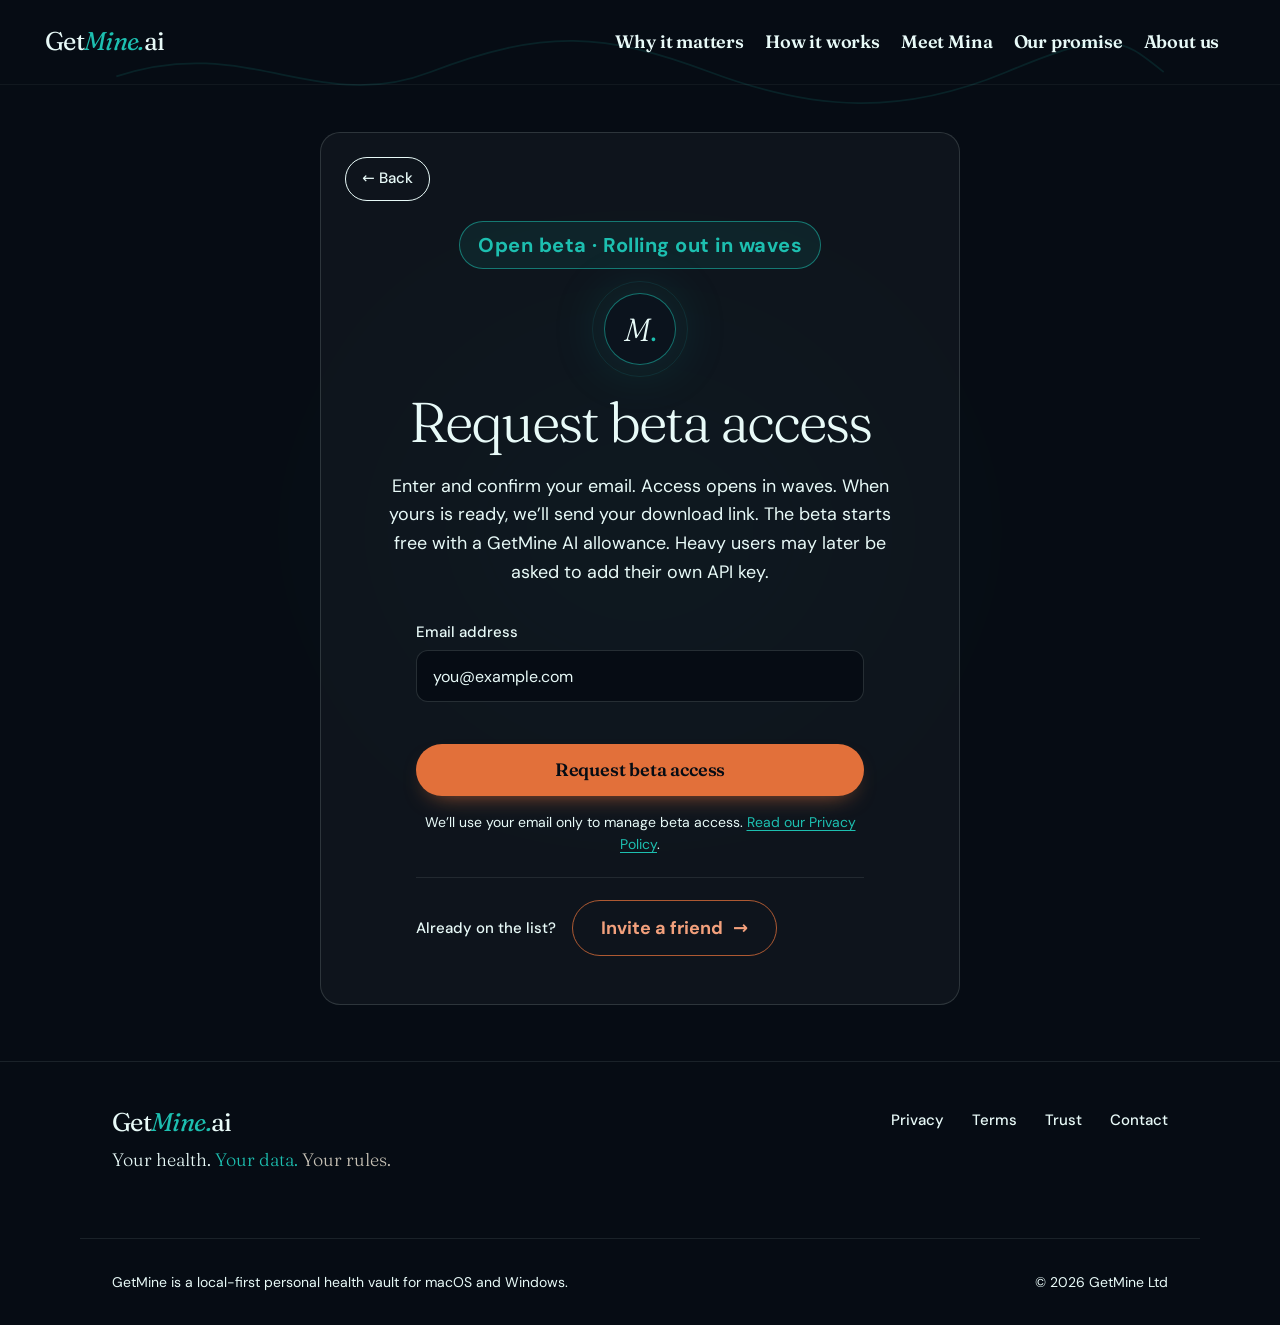
<file: beta.html>
<!DOCTYPE html><html lang="en"> <head><meta charset="UTF-8"><meta name="viewport" content="width=device-width, initial-scale=1"><title>Request beta access | GetMine.ai</title><meta name="description" content="Request access to the GetMine open beta. Your Health Vault lives on your own computer, with Mina AI included."><meta name="author" content="GetMine.ai"><meta name="theme-color" content="#060c14"><link rel="canonical" href="https://getmine.ai/beta"><meta property="og:type" content="website"><meta property="og:site_name" content="GetMine.ai"><meta property="og:title" content="Request access to the GetMine open beta"><meta property="og:description" content="Request access to the GetMine open beta. One health vault on your own computer, with Mina to ask about it."><meta property="og:url" content="https://getmine.ai/beta"><meta property="og:image" content="https://getmine.ai/og-image.png"><meta property="og:image:width" content="1200"><meta property="og:image:height" content="630"><meta property="og:image:alt" content="GetMine.ai | your health, your data, your rules"><meta property="og:locale" content="en_GB"><meta name="twitter:card" content="summary_large_image"><meta name="twitter:title" content="Request access to the GetMine open beta"><meta name="twitter:description" content="Request access to the GetMine open beta. One health vault on your own computer, with Mina to ask about it."><meta name="twitter:image" content="https://getmine.ai/og-image.png"><meta name="twitter:image:alt" content="GetMine.ai | your health, your data, your rules"><link rel="icon" type="image/svg+xml" href="/favicon.svg"><link rel="icon" type="image/png" sizes="32x32" href="/favicon-32.png"><link rel="apple-touch-icon" sizes="180x180" href="/apple-touch-icon.png"><style>@font-face{font-family:DM Sans Variable;font-style:normal;font-display:swap;font-weight:100 1000;src:url(/_astro/dm-sans-latin-ext-wght-normal.BOFOeGcA.woff2) format("woff2-variations");unicode-range:U+0100-02BA,U+02BD-02C5,U+02C7-02CC,U+02CE-02D7,U+02DD-02FF,U+0304,U+0308,U+0329,U+1D00-1DBF,U+1E00-1E9F,U+1EF2-1EFF,U+2020,U+20A0-20AB,U+20AD-20C0,U+2113,U+2C60-2C7F,U+A720-A7FF}@font-face{font-family:DM Sans Variable;font-style:normal;font-display:swap;font-weight:100 1000;src:url(/_astro/dm-sans-latin-wght-normal.Xz1IZZA0.woff2) format("woff2-variations");unicode-range:U+0000-00FF,U+0131,U+0152-0153,U+02BB-02BC,U+02C6,U+02DA,U+02DC,U+0304,U+0308,U+0329,U+2000-206F,U+20AC,U+2122,U+2191,U+2193,U+2212,U+2215,U+FEFF,U+FFFD}@font-face{font-family:Fraunces Variable;font-style:normal;font-display:swap;font-weight:100 900;src:url(/_astro/fraunces-vietnamese-wght-normal.CnvboYUG.woff2) format("woff2-variations");unicode-range:U+0102-0103,U+0110-0111,U+0128-0129,U+0168-0169,U+01A0-01A1,U+01AF-01B0,U+0300-0301,U+0303-0304,U+0308-0309,U+0323,U+0329,U+1EA0-1EF9,U+20AB}@font-face{font-family:Fraunces Variable;font-style:normal;font-display:swap;font-weight:100 900;src:url(/_astro/fraunces-latin-ext-wght-normal.Ca2vKHc0.woff2) format("woff2-variations");unicode-range:U+0100-02BA,U+02BD-02C5,U+02C7-02CC,U+02CE-02D7,U+02DD-02FF,U+0304,U+0308,U+0329,U+1D00-1DBF,U+1E00-1E9F,U+1EF2-1EFF,U+2020,U+20A0-20AB,U+20AD-20C0,U+2113,U+2C60-2C7F,U+A720-A7FF}@font-face{font-family:Fraunces Variable;font-style:normal;font-display:swap;font-weight:100 900;src:url(/_astro/fraunces-latin-wght-normal.ukD16Tqj.woff2) format("woff2-variations");unicode-range:U+0000-00FF,U+0131,U+0152-0153,U+02BB-02BC,U+02C6,U+02DA,U+02DC,U+0304,U+0308,U+0329,U+2000-206F,U+20AC,U+2122,U+2191,U+2193,U+2212,U+2215,U+FEFF,U+FFFD}@font-face{font-family:Fraunces Variable;font-style:italic;font-display:swap;font-weight:100 900;src:url(/_astro/fraunces-vietnamese-wght-italic.BicUS2cM.woff2) format("woff2-variations");unicode-range:U+0102-0103,U+0110-0111,U+0128-0129,U+0168-0169,U+01A0-01A1,U+01AF-01B0,U+0300-0301,U+0303-0304,U+0308-0309,U+0323,U+0329,U+1EA0-1EF9,U+20AB}@font-face{font-family:Fraunces Variable;font-style:italic;font-display:swap;font-weight:100 900;src:url(/_astro/fraunces-latin-ext-wght-italic.BfTTTDIL.woff2) format("woff2-variations");unicode-range:U+0100-02BA,U+02BD-02C5,U+02C7-02CC,U+02CE-02D7,U+02DD-02FF,U+0304,U+0308,U+0329,U+1D00-1DBF,U+1E00-1E9F,U+1EF2-1EFF,U+2020,U+20A0-20AB,U+20AD-20C0,U+2113,U+2C60-2C7F,U+A720-A7FF}@font-face{font-family:Fraunces Variable;font-style:italic;font-display:swap;font-weight:100 900;src:url(/_astro/fraunces-latin-wght-italic.Py8at3oI.woff2) format("woff2-variations");unicode-range:U+0000-00FF,U+0131,U+0152-0153,U+02BB-02BC,U+02C6,U+02DA,U+02DC,U+0304,U+0308,U+0329,U+2000-206F,U+20AC,U+2122,U+2191,U+2193,U+2212,U+2215,U+FEFF,U+FFFD}
</style>
<link rel="stylesheet" href="/_astro/Footer.C17spD75.css">
<link rel="stylesheet" href="/_astro/Base.DleoplcY.css"></head> <body>  <header class="site-header" data-site-header data-astro-cid-dmqpwcec> <div class="nav-wrap wrap-wide" data-astro-cid-dmqpwcec> <div class="nav-left" data-astro-cid-dmqpwcec> <a class="wordmark" href="/#top" aria-label="GetMine.ai home" data-astro-cid-dmqpwcec> <span data-astro-cid-dmqpwcec>Get</span><em data-astro-cid-dmqpwcec>Mine.</em><span data-astro-cid-dmqpwcec>ai</span> </a> <nav class="desktop-nav" aria-label="Primary" data-astro-cid-dmqpwcec> <a href="/#why-it-matters" data-nav-link="why-it-matters" data-astro-cid-dmqpwcec>Why it matters<span aria-hidden="true" data-astro-cid-dmqpwcec></span></a><a href="/#how-it-works" data-nav-link="how-it-works" data-astro-cid-dmqpwcec>How it works<span aria-hidden="true" data-astro-cid-dmqpwcec></span></a><a href="/#meet-mina" data-nav-link="meet-mina" data-astro-cid-dmqpwcec>Meet Mina<span aria-hidden="true" data-astro-cid-dmqpwcec></span></a><a href="/#our-promise" data-nav-link="our-promise" data-astro-cid-dmqpwcec>Our promise<span aria-hidden="true" data-astro-cid-dmqpwcec></span></a><a href="/#about-us" data-nav-link="about-us" data-astro-cid-dmqpwcec>About us<span aria-hidden="true" data-astro-cid-dmqpwcec></span></a> </nav> </div> <div class="nav-actions" data-astro-cid-dmqpwcec>  <button class="menu-button" type="button" aria-expanded="false" aria-controls="mobile-navigation" aria-label="Open menu" data-menu-button data-astro-cid-dmqpwcec> <span data-astro-cid-dmqpwcec></span><span data-astro-cid-dmqpwcec></span><span data-astro-cid-dmqpwcec></span> </button> </div> </div> <div id="mobile-navigation" class="mobile-menu" aria-hidden="true" data-mobile-menu inert data-astro-cid-dmqpwcec> <nav class="wrap" aria-label="Mobile" data-astro-cid-dmqpwcec> <a href="/#why-it-matters" data-menu-link data-astro-cid-dmqpwcec>Why it matters</a><a href="/#how-it-works" data-menu-link data-astro-cid-dmqpwcec>How it works</a><a href="/#meet-mina" data-menu-link data-astro-cid-dmqpwcec>Meet Mina</a><a href="/#our-promise" data-menu-link data-astro-cid-dmqpwcec>Our promise</a><a href="/#about-us" data-menu-link data-astro-cid-dmqpwcec>About us</a>  </nav> </div> </header> <section class="beta-form-section" id="beta" data-astro-cid-kxdwiowr><div class="closing-glow" aria-hidden="true" data-astro-cid-kxdwiowr></div><svg class="memory-line" viewBox="0 0 1200 110" aria-hidden="true" data-astro-cid-kxdwiowr><path d="M0 60 C150 10 230 105 360 55 S560 10 680 55 S900 105 1020 55 S1150 15 1200 55" data-astro-cid-kxdwiowr></path></svg><div class="wrap beta-wrap" data-astro-cid-kxdwiowr><div class="card beta-card" data-astro-cid-kxdwiowr><a class="back" href="/" data-astro-cid-kxdwiowr>← Back</a><div class="form-heading" data-astro-cid-kxdwiowr><span class="beta-badge" data-astro-cid-kxdwiowr>Open beta · Rolling out in waves</span><span class="mark-wrap" data-astro-cid-kxdwiowr><span class="mina-ring" data-astro-cid-kxdwiowr></span><span class="mina-mark" role="img" aria-label="Mina" data-astro-cid-kxdwiowr><i data-astro-cid-kxdwiowr>M</i><b data-astro-cid-kxdwiowr>.</b></span></span></div><div data-form-copy data-astro-cid-kxdwiowr><h1 data-astro-cid-kxdwiowr>Request beta access</h1><p data-astro-cid-kxdwiowr>
Enter and confirm your email. Access opens in waves. When yours is
            ready, we’ll send your download link. The beta starts free with a
            GetMine AI allowance. Heavy users may later be asked to add their own
            API key.
</p></div><form class="access-form" data-access-form novalidate data-astro-cid-kxdwiowr><label for="beta-email" data-astro-cid-kxdwiowr>Email address</label><input id="beta-email" name="email" type="email" autocomplete="email" inputmode="email" placeholder="you@example.com" required aria-describedby="beta-form-status beta-form-privacy" data-astro-cid-kxdwiowr><p id="beta-form-status" class="form-status" role="status" aria-live="polite" data-astro-cid-kxdwiowr></p><button class="primary-cta" type="submit" data-astro-cid-kxdwiowr>Request beta access</button><p id="beta-form-privacy" class="privacy-line" data-astro-cid-kxdwiowr>
We’ll use your email only to manage beta access.
<a href="/privacy" data-astro-cid-kxdwiowr>Read our Privacy Policy</a>.
</p><div class="invite-placement invite-placement--resting" data-astro-cid-kxdwiowr><span data-astro-cid-kxdwiowr>Already on the list?</span><div class="invite-friend invite-friend--primary invite-friend--beta" data-invite-friend data-invite-placement="beta" data-astro-cid-jr7bstod> <button class="invite-trigger" type="button" aria-expanded="false" aria-controls="invite-friend-beta-resting" data-invite-trigger data-astro-cid-jr7bstod> <span data-astro-cid-jr7bstod>Invite a friend</span> <span aria-hidden="true" data-astro-cid-jr7bstod>→</span> </button> <div id="invite-friend-beta-resting" class="invite-panel" role="dialog" aria-label="Invite a friend" data-invite-panel hidden data-astro-cid-jr7bstod> <h2 data-astro-cid-jr7bstod>Invite a friend</h2> <p data-astro-cid-jr7bstod>Here’s what they’ll get. Change it to sound like you.</p> <label class="sr-only" for="invite-friend-beta-resting-message" data-astro-cid-jr7bstod>Message to share</label> <textarea id="invite-friend-beta-resting-message" rows="4" data-invite-message data-astro-cid-jr7bstod>GetMine is in open beta — all your health records in one vault on your own computer, with Mina to ask about them. Request access: https://getmine.ai/beta?src=invite</textarea> <div class="invite-actions" data-astro-cid-jr7bstod> <button class="copy-action" type="button" data-invite-copy data-astro-cid-jr7bstod>Copy message</button> </div> <span class="sr-only" aria-live="polite" data-invite-announcer data-astro-cid-jr7bstod></span> </div> </div></div></form><div class="success card" data-form-success hidden data-astro-cid-kxdwiowr><h1 tabindex="-1" data-astro-cid-kxdwiowr>You’re on the list.</h1><p data-astro-cid-kxdwiowr>
Check your inbox. We’ve sent a confirmation to
<strong data-submitted-email data-astro-cid-kxdwiowr></strong>.
</p><p data-astro-cid-kxdwiowr>We open access in waves and will email you when yours is ready.</p><p data-astro-cid-kxdwiowr>Nothing after a few minutes? Check your spam folder.</p><div class="invite-placement invite-placement--success" data-astro-cid-kxdwiowr><span data-astro-cid-kxdwiowr>Know someone who’d find this useful?</span><div class="invite-friend invite-friend--primary invite-friend--beta" data-invite-friend data-invite-placement="beta" data-astro-cid-jr7bstod> <button class="invite-trigger" type="button" aria-expanded="false" aria-controls="invite-friend-beta-success" data-invite-trigger data-astro-cid-jr7bstod> <span data-astro-cid-jr7bstod>Invite a friend</span> <span aria-hidden="true" data-astro-cid-jr7bstod>→</span> </button> <div id="invite-friend-beta-success" class="invite-panel" role="dialog" aria-label="Invite a friend" data-invite-panel hidden data-astro-cid-jr7bstod> <h2 data-astro-cid-jr7bstod>Invite a friend</h2> <p data-astro-cid-jr7bstod>Here’s what they’ll get. Change it to sound like you.</p> <label class="sr-only" for="invite-friend-beta-success-message" data-astro-cid-jr7bstod>Message to share</label> <textarea id="invite-friend-beta-success-message" rows="4" data-invite-message data-astro-cid-jr7bstod>GetMine is in open beta — all your health records in one vault on your own computer, with Mina to ask about them. Request access: https://getmine.ai/beta?src=invite</textarea> <div class="invite-actions" data-astro-cid-jr7bstod> <button class="copy-action" type="button" data-invite-copy data-astro-cid-jr7bstod>Copy message</button> </div> <span class="sr-only" aria-live="polite" data-invite-announcer data-astro-cid-jr7bstod></span> </div> </div></div></div></div></div></section> <footer data-astro-cid-sz7xmlte> <div class="wrap footer-main" data-astro-cid-sz7xmlte> <div data-astro-cid-sz7xmlte> <a class="wordmark" href="/#top" aria-label="GetMine.ai home" data-astro-cid-sz7xmlte> <span data-astro-cid-sz7xmlte>Get</span><em data-astro-cid-sz7xmlte>Mine.</em><span data-astro-cid-sz7xmlte>ai</span> </a> <p class="tagline" data-astro-cid-sz7xmlte> <span data-astro-cid-sz7xmlte>Your health.</span> <b data-astro-cid-sz7xmlte>Your data.</b> <i data-astro-cid-sz7xmlte>Your rules.</i> </p> </div> <nav aria-label="Footer" data-astro-cid-sz7xmlte> <a href="/privacy" data-astro-cid-sz7xmlte>Privacy</a> <a href="/terms" data-astro-cid-sz7xmlte>Terms</a> <a href="/trust" data-astro-cid-sz7xmlte>Trust</a> <a href="mailto:hello@getmine.ai" data-astro-cid-sz7xmlte>Contact</a> </nav> </div> <div class="wrap footer-meta" data-astro-cid-sz7xmlte> <p data-astro-cid-sz7xmlte>GetMine is a local-first personal health vault for macOS and Windows.</p> <p data-astro-cid-sz7xmlte>© 2026 GetMine Ltd</p> </div> </footer>  <script type="module" src="/_astro/Base.astro_astro_type_script_index_0_lang.CBUUB8OT.js"></script> </body> </html>
</file>
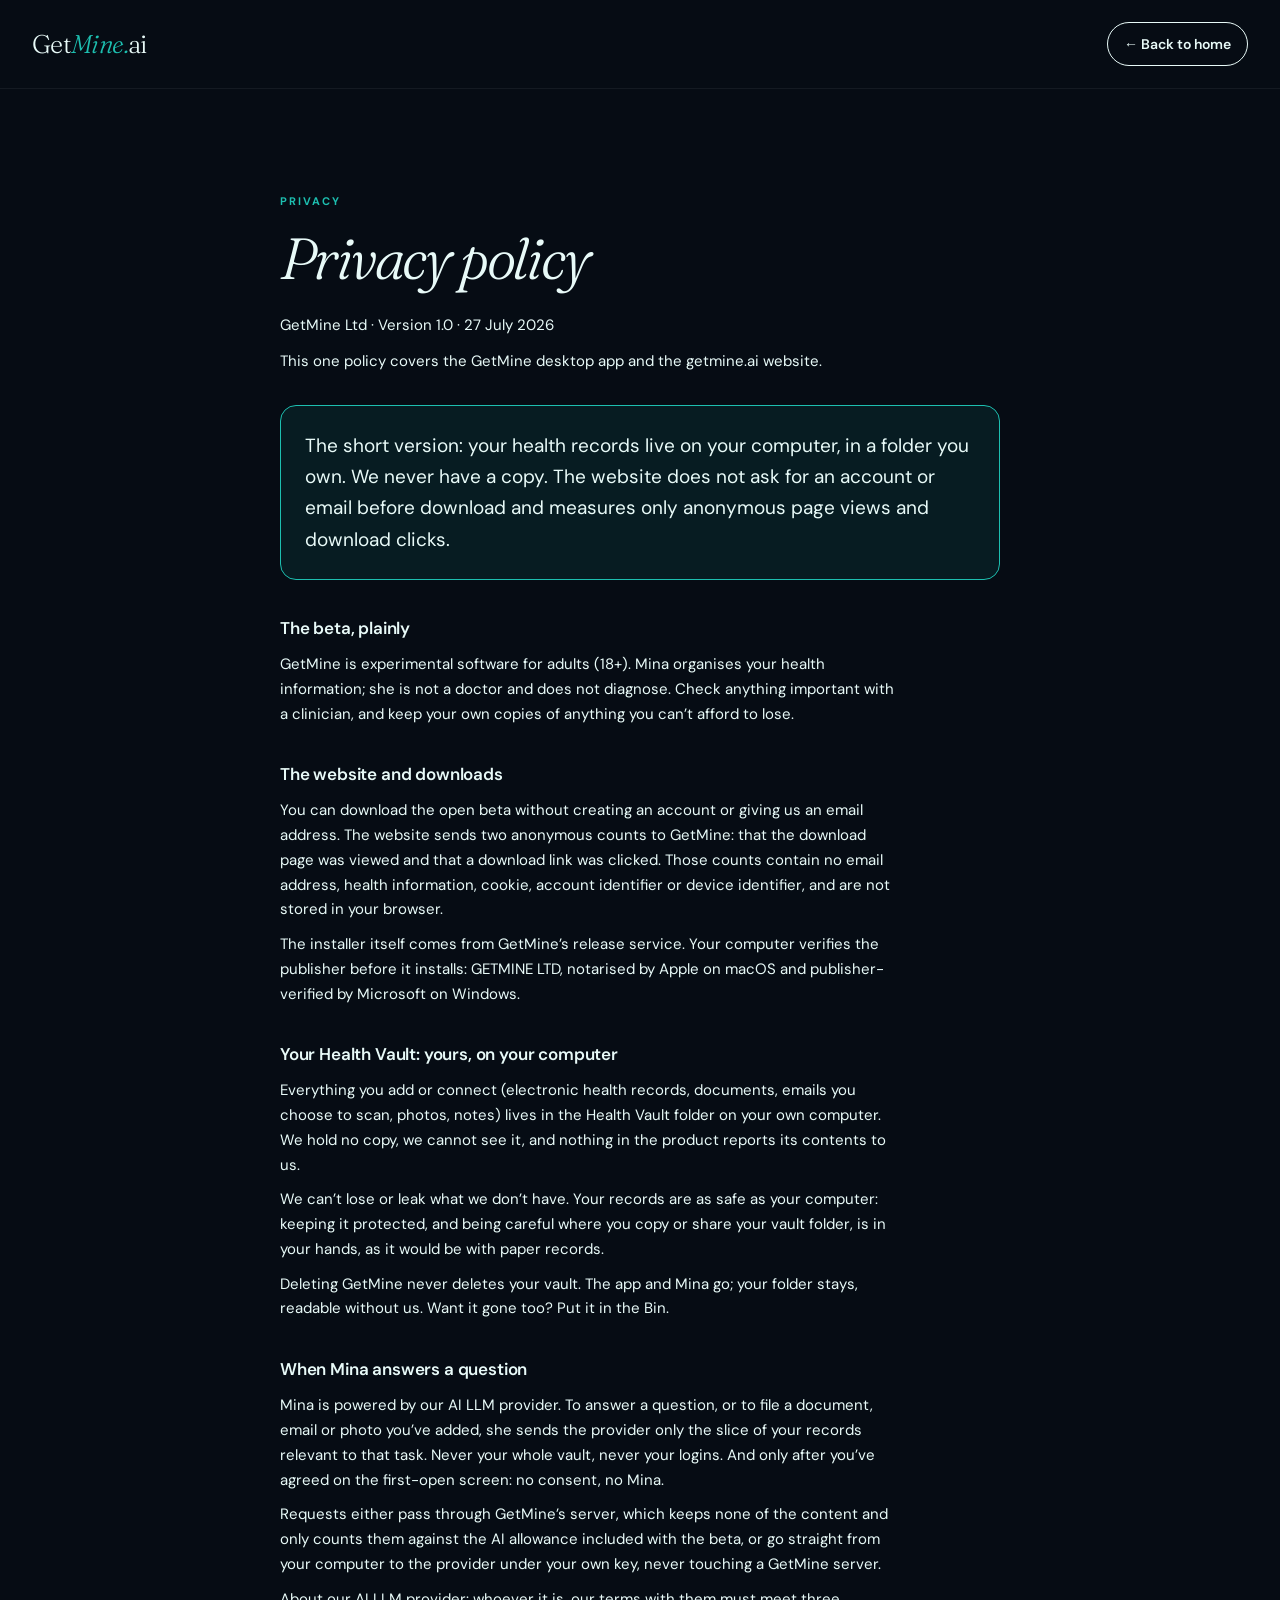
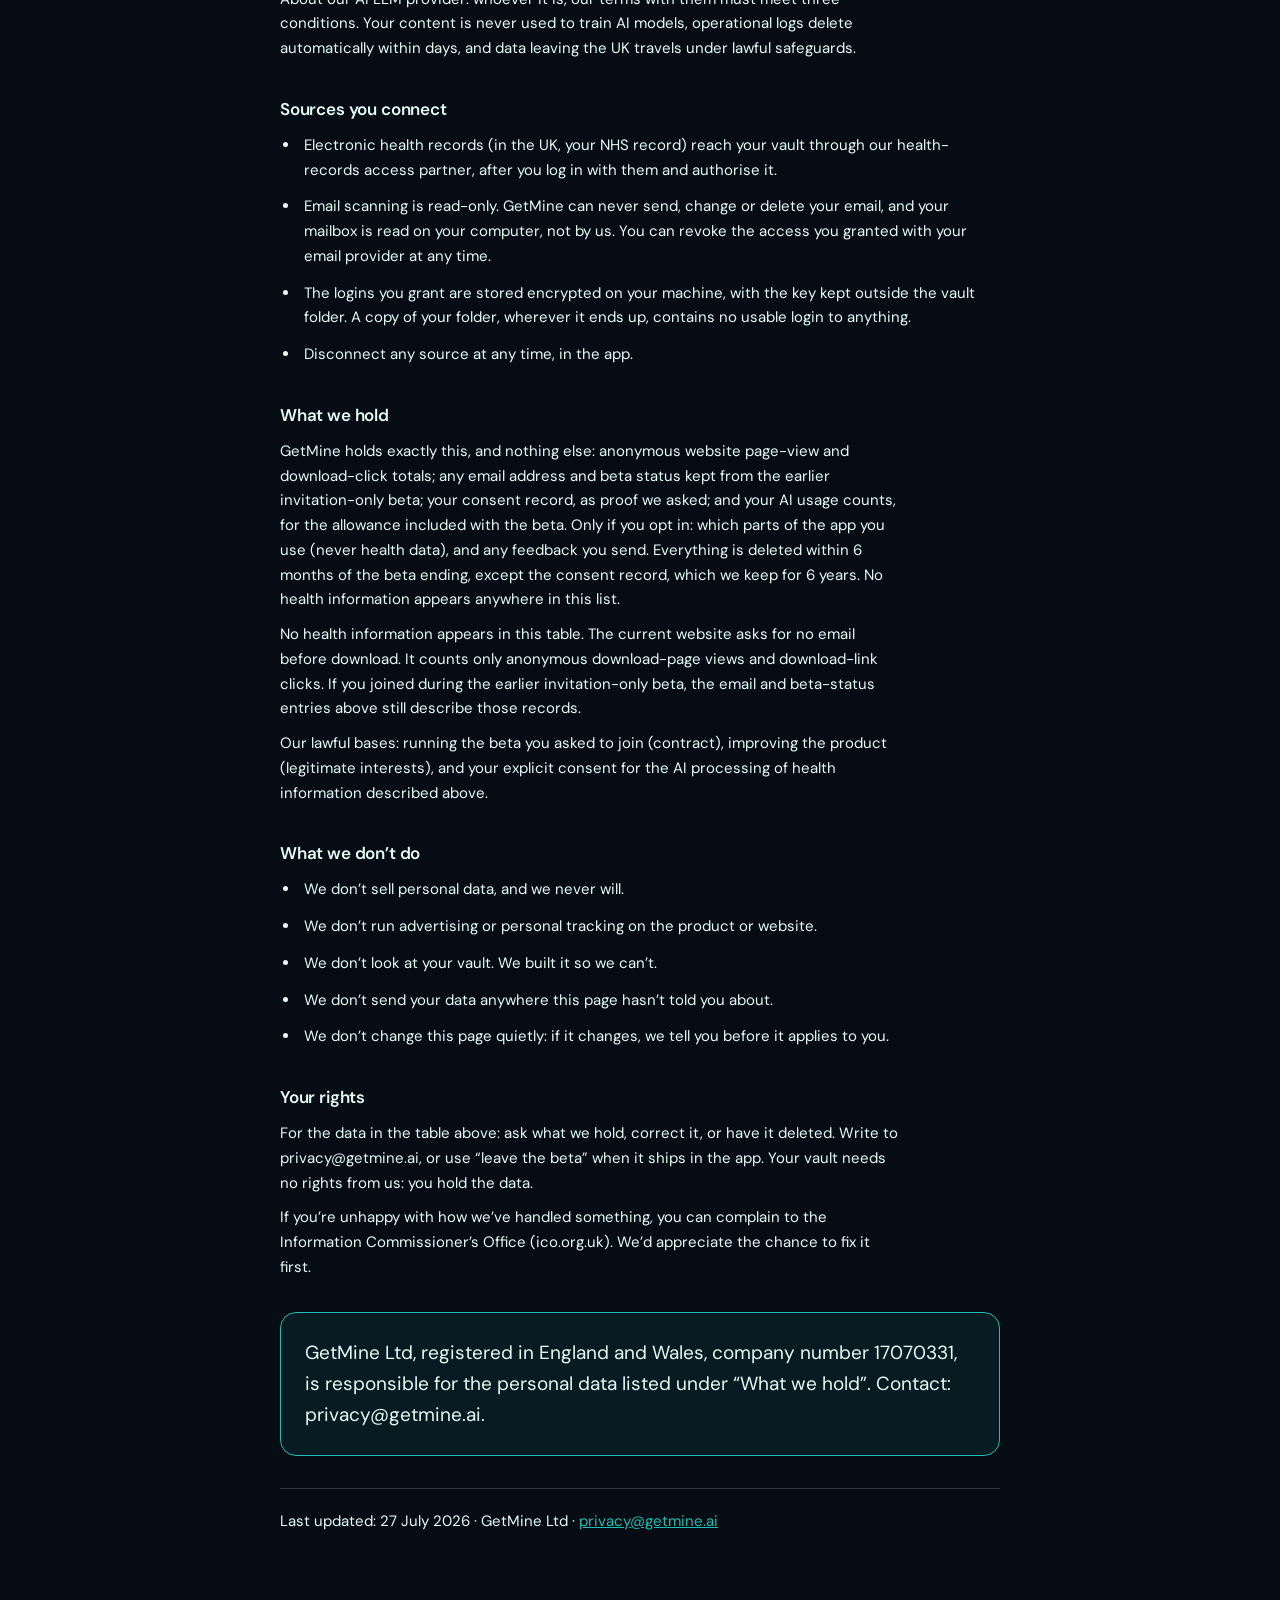
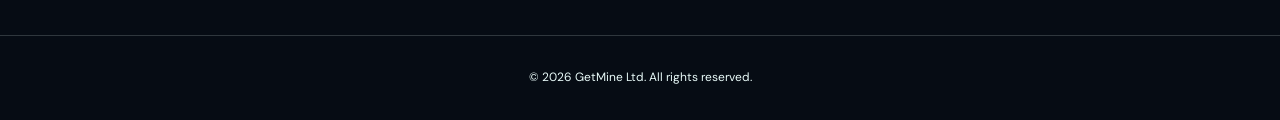
<file: privacy.html>
<!DOCTYPE html><html lang="en"> <head><meta charset="UTF-8"><meta name="viewport" content="width=device-width, initial-scale=1.0"><title>Privacy policy | GetMine.ai</title><meta name="description" content="The GetMine privacy policy for the desktop app and getmine.ai website."><meta name="theme-color" content="#060C14"><meta name="robots" content="index,follow"><link rel="canonical" href="https://getmine.ai/privacy"><link rel="icon" type="image/svg+xml" href="/favicon.svg"><link rel="icon" type="image/png" sizes="32x32" href="/favicon-32.png"><link rel="apple-touch-icon" sizes="180x180" href="/apple-touch-icon.png"><style>@font-face{font-family:DM Sans Variable;font-style:normal;font-display:swap;font-weight:100 1000;src:url(/_astro/dm-sans-latin-ext-wght-normal.BOFOeGcA.woff2) format("woff2-variations");unicode-range:U+0100-02BA,U+02BD-02C5,U+02C7-02CC,U+02CE-02D7,U+02DD-02FF,U+0304,U+0308,U+0329,U+1D00-1DBF,U+1E00-1E9F,U+1EF2-1EFF,U+2020,U+20A0-20AB,U+20AD-20C0,U+2113,U+2C60-2C7F,U+A720-A7FF}@font-face{font-family:DM Sans Variable;font-style:normal;font-display:swap;font-weight:100 1000;src:url(/_astro/dm-sans-latin-wght-normal.Xz1IZZA0.woff2) format("woff2-variations");unicode-range:U+0000-00FF,U+0131,U+0152-0153,U+02BB-02BC,U+02C6,U+02DA,U+02DC,U+0304,U+0308,U+0329,U+2000-206F,U+20AC,U+2122,U+2191,U+2193,U+2212,U+2215,U+FEFF,U+FFFD}@font-face{font-family:Fraunces Variable;font-style:normal;font-display:swap;font-weight:100 900;src:url(/_astro/fraunces-vietnamese-wght-normal.CnvboYUG.woff2) format("woff2-variations");unicode-range:U+0102-0103,U+0110-0111,U+0128-0129,U+0168-0169,U+01A0-01A1,U+01AF-01B0,U+0300-0301,U+0303-0304,U+0308-0309,U+0323,U+0329,U+1EA0-1EF9,U+20AB}@font-face{font-family:Fraunces Variable;font-style:normal;font-display:swap;font-weight:100 900;src:url(/_astro/fraunces-latin-ext-wght-normal.Ca2vKHc0.woff2) format("woff2-variations");unicode-range:U+0100-02BA,U+02BD-02C5,U+02C7-02CC,U+02CE-02D7,U+02DD-02FF,U+0304,U+0308,U+0329,U+1D00-1DBF,U+1E00-1E9F,U+1EF2-1EFF,U+2020,U+20A0-20AB,U+20AD-20C0,U+2113,U+2C60-2C7F,U+A720-A7FF}@font-face{font-family:Fraunces Variable;font-style:normal;font-display:swap;font-weight:100 900;src:url(/_astro/fraunces-latin-wght-normal.ukD16Tqj.woff2) format("woff2-variations");unicode-range:U+0000-00FF,U+0131,U+0152-0153,U+02BB-02BC,U+02C6,U+02DA,U+02DC,U+0304,U+0308,U+0329,U+2000-206F,U+20AC,U+2122,U+2191,U+2193,U+2212,U+2215,U+FEFF,U+FFFD}@font-face{font-family:Fraunces Variable;font-style:italic;font-display:swap;font-weight:100 900;src:url(/_astro/fraunces-vietnamese-wght-italic.BicUS2cM.woff2) format("woff2-variations");unicode-range:U+0102-0103,U+0110-0111,U+0128-0129,U+0168-0169,U+01A0-01A1,U+01AF-01B0,U+0300-0301,U+0303-0304,U+0308-0309,U+0323,U+0329,U+1EA0-1EF9,U+20AB}@font-face{font-family:Fraunces Variable;font-style:italic;font-display:swap;font-weight:100 900;src:url(/_astro/fraunces-latin-ext-wght-italic.BfTTTDIL.woff2) format("woff2-variations");unicode-range:U+0100-02BA,U+02BD-02C5,U+02C7-02CC,U+02CE-02D7,U+02DD-02FF,U+0304,U+0308,U+0329,U+1D00-1DBF,U+1E00-1E9F,U+1EF2-1EFF,U+2020,U+20A0-20AB,U+20AD-20C0,U+2113,U+2C60-2C7F,U+A720-A7FF}@font-face{font-family:Fraunces Variable;font-style:italic;font-display:swap;font-weight:100 900;src:url(/_astro/fraunces-latin-wght-italic.Py8at3oI.woff2) format("woff2-variations");unicode-range:U+0000-00FF,U+0131,U+0152-0153,U+02BB-02BC,U+02C6,U+02DA,U+02DC,U+0304,U+0308,U+0329,U+2000-206F,U+20AC,U+2122,U+2191,U+2193,U+2212,U+2215,U+FEFF,U+FFFD}
.policy-meta[data-astro-cid-fb3qbcs3],.policy-scope[data-astro-cid-fb3qbcs3],.policy-updated[data-astro-cid-fb3qbcs3]{color:var(--cream);font-size:.9375rem;line-height:1.6}.policy-meta[data-astro-cid-fb3qbcs3]{margin-top:1.5rem}.policy-meta[data-astro-cid-fb3qbcs3] strong[data-astro-cid-fb3qbcs3]{display:block;margin-top:.5rem;color:var(--orange);font-weight:600}.policy-scope[data-astro-cid-fb3qbcs3]{margin-top:.75rem}.policy-summary[data-astro-cid-fb3qbcs3],.controller-notice[data-astro-cid-fb3qbcs3]{margin-top:2rem;padding:1.5rem;border:1px solid var(--teal-deck);border-radius:1rem;background:color-mix(in srgb,var(--teal-deck) 9%,transparent);color:var(--cream);font-size:clamp(1.0625rem,1.8vw,1.1875rem);line-height:1.65}.page-section[data-astro-cid-fb3qbcs3] ul[data-astro-cid-fb3qbcs3]{display:grid;gap:.75rem;margin:0;padding-left:1.25rem;color:var(--cream)}.page-section[data-astro-cid-fb3qbcs3] li[data-astro-cid-fb3qbcs3]{padding-left:.25rem;font-size:.9375rem;line-height:1.65}.policy-table-wrap[data-astro-cid-fb3qbcs3]{margin:1.25rem 0 1.5rem;overflow-x:auto;border:1px solid color-mix(in srgb,var(--cream) 22%,transparent);border-radius:.875rem}table[data-astro-cid-fb3qbcs3]{width:100%;min-width:38rem;border-collapse:collapse;color:var(--cream);font-size:.875rem;line-height:1.45}th[data-astro-cid-fb3qbcs3],td[data-astro-cid-fb3qbcs3]{padding:.875rem 1rem;border-bottom:1px solid color-mix(in srgb,var(--cream) 14%,transparent);text-align:left;vertical-align:top}th[data-astro-cid-fb3qbcs3]{background:color-mix(in srgb,var(--teal-deck) 13%,transparent);font-weight:700}tbody[data-astro-cid-fb3qbcs3] tr[data-astro-cid-fb3qbcs3]:last-child td[data-astro-cid-fb3qbcs3]{border-bottom:0}.policy-updated[data-astro-cid-fb3qbcs3]{margin-top:2rem;padding-top:1.25rem;border-top:1px solid color-mix(in srgb,var(--cream) 18%,transparent)}.policy-updated[data-astro-cid-fb3qbcs3] a[data-astro-cid-fb3qbcs3]{color:var(--teal-deck)}
:root{--navy:#060C14;--cream:#E8FAF8;--teal-deck:#1DBFB0;--taupe:#E8FAF8;--orange:#FF8855;--brand-spark:#00E5C2}*{box-sizing:border-box;margin:0;padding:0}html{scroll-behavior:smooth}body{background:var(--navy);color:var(--cream);font-family:DM Sans Variable,sans-serif;line-height:1.65;min-height:100vh;display:flex;flex-direction:column}.page-nav{padding:22px 32px;border-bottom:1px solid color-mix(in srgb,var(--cream) 6%,transparent);display:flex;align-items:center;justify-content:space-between;flex-wrap:wrap;gap:12px}.page-logo{font-family:Fraunces Variable,serif;font-size:1.6rem;color:var(--cream);font-weight:300;letter-spacing:-.025em;text-decoration:none}.page-logo .logo-mine{color:var(--teal-deck);font-style:italic}.page-logo .logo-ai{color:var(--cream)}.page-back{display:inline-flex;min-height:44px;align-items:center;padding:.6rem 1rem;border:1px solid var(--cream);border-radius:999px;color:var(--cream);font-family:DM Sans Variable,sans-serif;font-size:14px;font-weight:600;text-decoration:none;transition:color .2s,border-color .2s,background .2s}.page-back:hover{border-color:var(--teal-deck);background:color-mix(in srgb,var(--teal-deck) 10%,transparent);color:var(--cream)}main{flex:1;padding:clamp(64px,8vw,108px) 32px;display:flex;justify-content:center}.page-inner{width:min(720px,100%)}.page-eyebrow{color:var(--teal-deck);font-size:11px;font-weight:700;letter-spacing:.18em;text-transform:uppercase;font-family:DM Sans Variable,sans-serif}.page-headline{margin-top:18px;color:var(--cream);font-family:Fraunces Variable,serif;font-size:clamp(40px,5vw,58px);font-style:italic;font-weight:300;letter-spacing:-.045em;line-height:1.05}.page-lead{margin-top:28px;color:var(--cream);font-family:DM Sans Variable,sans-serif;font-size:clamp(16px,1.6vw,18px);line-height:1.6;max-width:620px}.page-section{margin-top:34px}.page-section h2{color:var(--cream);font-family:DM Sans Variable,sans-serif;font-size:17px;font-weight:600;letter-spacing:-.01em;margin-bottom:10px}.page-section p{color:var(--cream);font-family:DM Sans Variable,sans-serif;font-size:15px;line-height:1.65;margin:0 0 10px;max-width:620px}.page-section a{color:var(--teal-deck);text-decoration:none;border-bottom:1px solid color-mix(in srgb,var(--teal-deck) 40%,transparent);padding-bottom:1px;transition:color .2s,border-color .2s}.page-section a:hover{color:var(--cream);border-color:color-mix(in srgb,var(--cream) 50%,transparent)}footer{padding:32px;border-top:1px solid color-mix(in srgb,var(--cream) 18%,transparent);text-align:center;color:var(--cream);font-family:DM Sans Variable,sans-serif;font-size:12px}@media(max-width:680px){.page-nav{padding:18px 20px}main{padding:56px 20px}.page-headline{font-size:clamp(32px,9vw,42px)}}.page-section .table-scroll{overflow-x:auto;margin:14px 0}.page-section table{width:100%;min-width:520px;border-collapse:separate;border-spacing:0;font-family:DM Sans Variable,sans-serif;font-size:14px;background:color-mix(in srgb,var(--cream) 4%,transparent);border:1px solid color-mix(in srgb,var(--cream) 14%,transparent);border-radius:12px;overflow:hidden}.page-section th{text-align:left;padding:10px 14px;font-size:11px;font-weight:700;letter-spacing:.12em;text-transform:uppercase;color:var(--teal-deck);border-bottom:1px solid color-mix(in srgb,var(--cream) 14%,transparent);background:color-mix(in srgb,var(--cream) 6%,transparent)}.page-section td{text-align:left;padding:11px 14px;vertical-align:top;color:color-mix(in srgb,var(--cream) 82%,transparent);line-height:1.5}.page-section tr+tr td{border-top:1px solid color-mix(in srgb,var(--cream) 9%,transparent)}.page-section td:first-child{color:var(--cream);font-weight:600}
</style></head> <body> <header class="page-nav"> <a class="page-logo" href="/">Get<span class="logo-mine">Mine.</span><span class="logo-ai">ai</span></a> <a class="page-back" href="/">&larr; Back to home</a> </header> <main> <article class="page-inner">  <p class="page-eyebrow" data-astro-cid-fb3qbcs3>Privacy</p> <h1 class="page-headline" data-astro-cid-fb3qbcs3>Privacy policy</h1> <p class="policy-meta" data-astro-cid-fb3qbcs3> GetMine Ltd · Version 1.0 · 27 July 2026 </p> <p class="policy-scope" data-astro-cid-fb3qbcs3>This one policy covers the GetMine desktop app and the getmine.ai website.</p> <aside class="policy-summary" data-astro-cid-fb3qbcs3>The short version: your health records live on your computer, in a folder you own. We never have a copy. The website does not ask for an account or email before download and measures only anonymous page views and download clicks.</aside> <section class="page-section" data-astro-cid-fb3qbcs3> <h2 data-astro-cid-fb3qbcs3>The beta, plainly</h2> <p data-astro-cid-fb3qbcs3>GetMine is experimental software for adults (18+). Mina organises your health information; she is not a doctor and does not diagnose. Check anything important with a clinician, and keep your own copies of anything you can’t afford to lose.</p> </section><section class="page-section" data-astro-cid-fb3qbcs3> <h2 data-astro-cid-fb3qbcs3>The website and downloads</h2> <p data-astro-cid-fb3qbcs3>You can download the open beta without creating an account or giving us an email address. The website sends two anonymous counts to GetMine: that the download page was viewed and that a download link was clicked. Those counts contain no email address, health information, cookie, account identifier or device identifier, and are not stored in your browser.</p><p data-astro-cid-fb3qbcs3>The installer itself comes from GetMine’s release service. Your computer verifies the publisher before it installs: GETMINE LTD, notarised by Apple on macOS and publisher-verified by Microsoft on Windows.</p> </section><section class="page-section" data-astro-cid-fb3qbcs3> <h2 data-astro-cid-fb3qbcs3>Your Health Vault: yours, on your computer</h2> <p data-astro-cid-fb3qbcs3>Everything you add or connect (electronic health records, documents, emails you choose to scan, photos, notes) lives in the Health Vault folder on your own computer. We hold no copy, we cannot see it, and nothing in the product reports its contents to us.</p><p data-astro-cid-fb3qbcs3>We can’t lose or leak what we don’t have. Your records are as safe as your computer: keeping it protected, and being careful where you copy or share your vault folder, is in your hands, as it would be with paper records.</p><p data-astro-cid-fb3qbcs3>Deleting GetMine never deletes your vault. The app and Mina go; your folder stays, readable without us. Want it gone too? Put it in the Bin.</p> </section><section class="page-section" data-astro-cid-fb3qbcs3> <h2 data-astro-cid-fb3qbcs3>When Mina answers a question</h2> <p data-astro-cid-fb3qbcs3>Mina is powered by our AI LLM provider. To answer a question, or to file a document, email or photo you’ve added, she sends the provider only the slice of your records relevant to that task. Never your whole vault, never your logins. And only after you’ve agreed on the first-open screen: no consent, no Mina.</p><p data-astro-cid-fb3qbcs3>Requests either pass through GetMine’s server, which keeps none of the content and only counts them against the AI allowance included with the beta, or go straight from your computer to the provider under your own key, never touching a GetMine server.</p><p data-astro-cid-fb3qbcs3>About our AI LLM provider: whoever it is, our terms with them must meet three conditions. Your content is never used to train AI models, operational logs delete automatically within days, and data leaving the UK travels under lawful safeguards.</p> </section><section class="page-section" data-astro-cid-fb3qbcs3> <h2 data-astro-cid-fb3qbcs3>Sources you connect</h2> <ul data-astro-cid-fb3qbcs3><li data-astro-cid-fb3qbcs3>Electronic health records (in the UK, your NHS record) reach your vault through our health-records access partner, after you log in with them and authorise it.</li><li data-astro-cid-fb3qbcs3>Email scanning is read-only. GetMine can never send, change or delete your email, and your mailbox is read on your computer, not by us. You can revoke the access you granted with your email provider at any time.</li><li data-astro-cid-fb3qbcs3>The logins you grant are stored encrypted on your machine, with the key kept outside the vault folder. A copy of your folder, wherever it ends up, contains no usable login to anything.</li><li data-astro-cid-fb3qbcs3>Disconnect any source at any time, in the app.</li></ul> </section> <section class="page-section" data-astro-cid-fb3qbcs3> <h2 data-astro-cid-fb3qbcs3>What we hold</h2> <p data-astro-cid-fb3qbcs3>GetMine holds exactly this, and nothing else: anonymous website page-view and download-click totals; any email address and beta status kept from the earlier invitation-only beta; your consent record, as proof we asked; and your AI usage counts, for the allowance included with the beta. Only if you opt in: which parts of the app you use (never health data), and any feedback you send. Everything is deleted within 6 months of the beta ending, except the consent record, which we keep for 6 years. No health information appears anywhere in this list.</p> <p data-astro-cid-fb3qbcs3>No health information appears in this table. The current website asks for no email before download. It counts only anonymous download-page views and download-link clicks. If you joined during the earlier invitation-only beta, the email and beta-status entries above still describe those records.</p><p data-astro-cid-fb3qbcs3>Our lawful bases: running the beta you asked to join (contract), improving the product (legitimate interests), and your explicit consent for the AI processing of health information described above.</p> </section> <section class="page-section" data-astro-cid-fb3qbcs3> <h2 data-astro-cid-fb3qbcs3>What we don’t do</h2> <ul data-astro-cid-fb3qbcs3><li data-astro-cid-fb3qbcs3>We don’t sell personal data, and we never will.</li><li data-astro-cid-fb3qbcs3>We don’t run advertising or personal tracking on the product or website.</li><li data-astro-cid-fb3qbcs3>We don’t look at your vault. We built it so we can’t.</li><li data-astro-cid-fb3qbcs3>We don’t send your data anywhere this page hasn’t told you about.</li><li data-astro-cid-fb3qbcs3>We don’t change this page quietly: if it changes, we tell you before it applies to you.</li></ul> </section> <section class="page-section" data-astro-cid-fb3qbcs3> <h2 data-astro-cid-fb3qbcs3>Your rights</h2> <p data-astro-cid-fb3qbcs3>For the data in the table above: ask what we hold, correct it, or have it deleted. Write to privacy@getmine.ai, or use “leave the beta” when it ships in the app. Your vault needs no rights from us: you hold the data.</p><p data-astro-cid-fb3qbcs3>If you’re unhappy with how we’ve handled something, you can complain to the Information Commissioner’s Office (ico.org.uk). We’d appreciate the chance to fix it first.</p> </section> <aside class="controller-notice" data-astro-cid-fb3qbcs3>GetMine Ltd, registered in England and Wales, company number 17070331, is responsible for the personal data listed under “What we hold”. Contact: privacy@getmine.ai.</aside> <p class="policy-updated" data-astro-cid-fb3qbcs3>
Last updated: 27 July 2026 · GetMine Ltd ·
<a href="mailto:privacy@getmine.ai" data-astro-cid-fb3qbcs3>privacy@getmine.ai</a> </p>  </article> </main> <footer>&copy; 2026 GetMine Ltd. All rights reserved.</footer> </body></html>
</file>
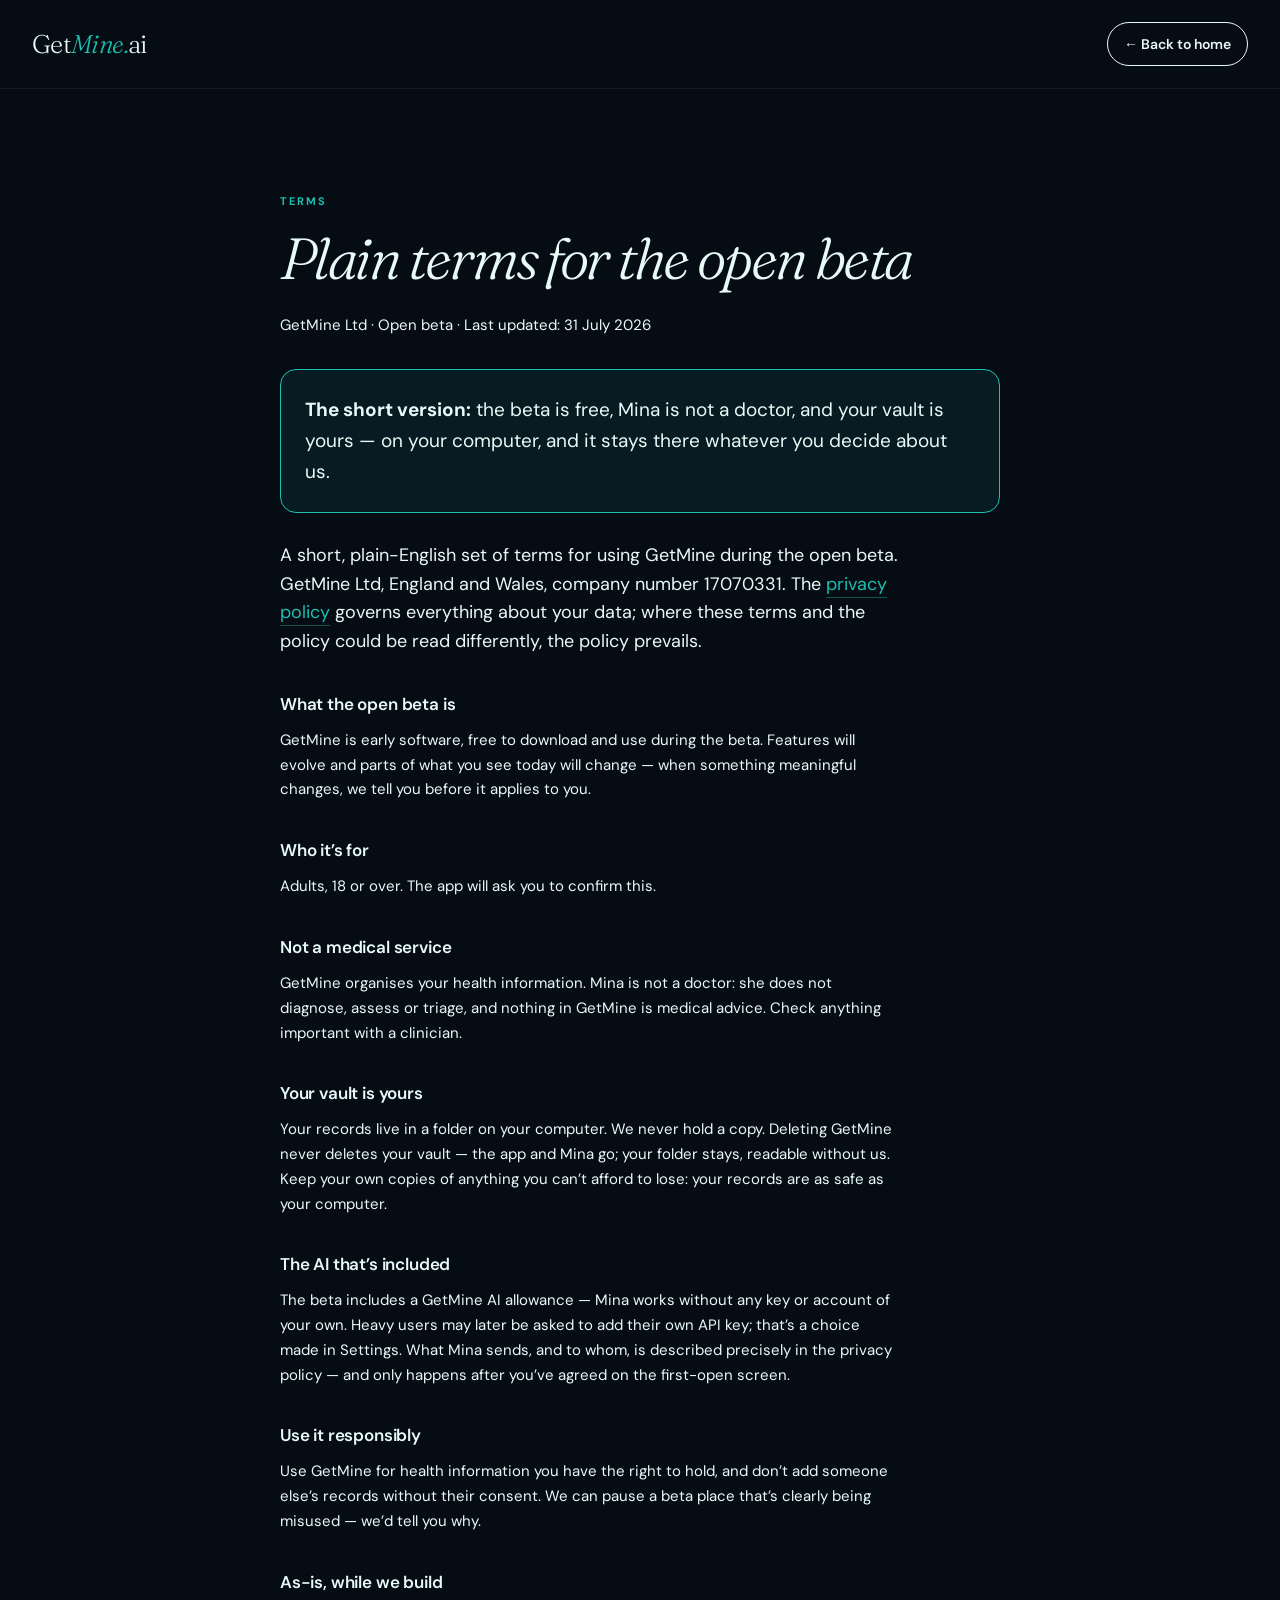
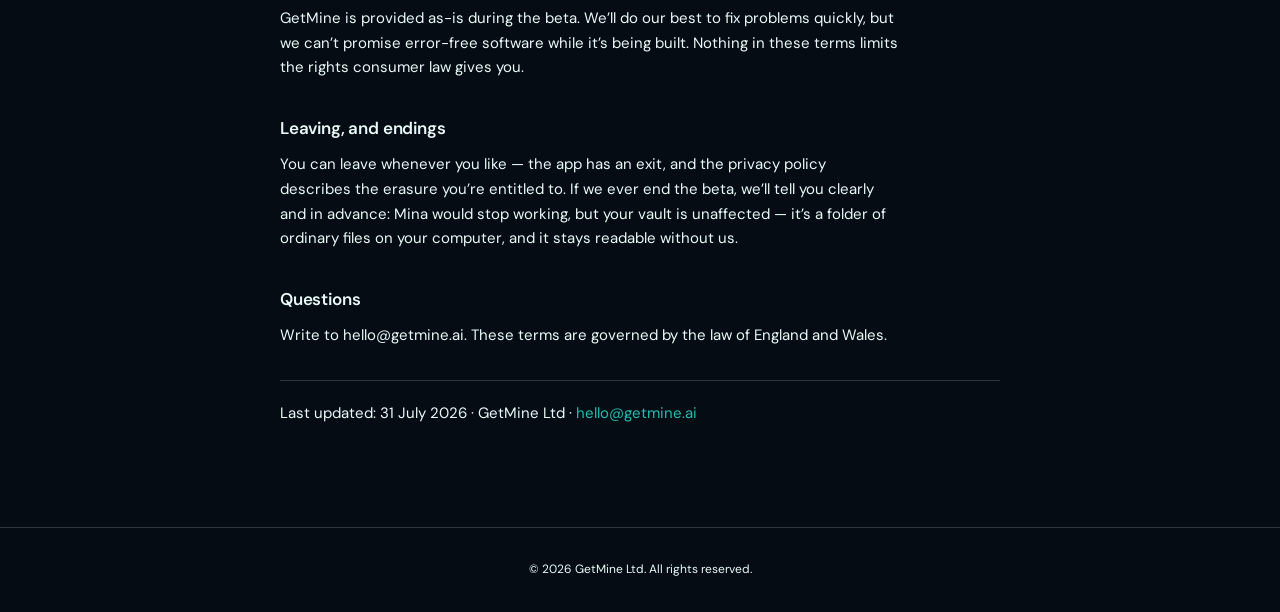
<file: terms.html>
<!DOCTYPE html><html lang="en"> <head><meta charset="UTF-8"><meta name="viewport" content="width=device-width, initial-scale=1.0"><title>Terms | GetMine.ai</title><meta name="description" content="Plain-English terms for using GetMine during the open beta."><meta name="theme-color" content="#060C14"><meta name="robots" content="index,follow"><link rel="canonical" href="https://getmine.ai/terms"><link rel="icon" type="image/svg+xml" href="/favicon.svg"><link rel="icon" type="image/png" sizes="32x32" href="/favicon-32.png"><link rel="apple-touch-icon" sizes="180x180" href="/apple-touch-icon.png"><style>@font-face{font-family:DM Sans Variable;font-style:normal;font-display:swap;font-weight:100 1000;src:url(/_astro/dm-sans-latin-ext-wght-normal.BOFOeGcA.woff2) format("woff2-variations");unicode-range:U+0100-02BA,U+02BD-02C5,U+02C7-02CC,U+02CE-02D7,U+02DD-02FF,U+0304,U+0308,U+0329,U+1D00-1DBF,U+1E00-1E9F,U+1EF2-1EFF,U+2020,U+20A0-20AB,U+20AD-20C0,U+2113,U+2C60-2C7F,U+A720-A7FF}@font-face{font-family:DM Sans Variable;font-style:normal;font-display:swap;font-weight:100 1000;src:url(/_astro/dm-sans-latin-wght-normal.Xz1IZZA0.woff2) format("woff2-variations");unicode-range:U+0000-00FF,U+0131,U+0152-0153,U+02BB-02BC,U+02C6,U+02DA,U+02DC,U+0304,U+0308,U+0329,U+2000-206F,U+20AC,U+2122,U+2191,U+2193,U+2212,U+2215,U+FEFF,U+FFFD}@font-face{font-family:Fraunces Variable;font-style:normal;font-display:swap;font-weight:100 900;src:url(/_astro/fraunces-vietnamese-wght-normal.CnvboYUG.woff2) format("woff2-variations");unicode-range:U+0102-0103,U+0110-0111,U+0128-0129,U+0168-0169,U+01A0-01A1,U+01AF-01B0,U+0300-0301,U+0303-0304,U+0308-0309,U+0323,U+0329,U+1EA0-1EF9,U+20AB}@font-face{font-family:Fraunces Variable;font-style:normal;font-display:swap;font-weight:100 900;src:url(/_astro/fraunces-latin-ext-wght-normal.Ca2vKHc0.woff2) format("woff2-variations");unicode-range:U+0100-02BA,U+02BD-02C5,U+02C7-02CC,U+02CE-02D7,U+02DD-02FF,U+0304,U+0308,U+0329,U+1D00-1DBF,U+1E00-1E9F,U+1EF2-1EFF,U+2020,U+20A0-20AB,U+20AD-20C0,U+2113,U+2C60-2C7F,U+A720-A7FF}@font-face{font-family:Fraunces Variable;font-style:normal;font-display:swap;font-weight:100 900;src:url(/_astro/fraunces-latin-wght-normal.ukD16Tqj.woff2) format("woff2-variations");unicode-range:U+0000-00FF,U+0131,U+0152-0153,U+02BB-02BC,U+02C6,U+02DA,U+02DC,U+0304,U+0308,U+0329,U+2000-206F,U+20AC,U+2122,U+2191,U+2193,U+2212,U+2215,U+FEFF,U+FFFD}@font-face{font-family:Fraunces Variable;font-style:italic;font-display:swap;font-weight:100 900;src:url(/_astro/fraunces-vietnamese-wght-italic.BicUS2cM.woff2) format("woff2-variations");unicode-range:U+0102-0103,U+0110-0111,U+0128-0129,U+0168-0169,U+01A0-01A1,U+01AF-01B0,U+0300-0301,U+0303-0304,U+0308-0309,U+0323,U+0329,U+1EA0-1EF9,U+20AB}@font-face{font-family:Fraunces Variable;font-style:italic;font-display:swap;font-weight:100 900;src:url(/_astro/fraunces-latin-ext-wght-italic.BfTTTDIL.woff2) format("woff2-variations");unicode-range:U+0100-02BA,U+02BD-02C5,U+02C7-02CC,U+02CE-02D7,U+02DD-02FF,U+0304,U+0308,U+0329,U+1D00-1DBF,U+1E00-1E9F,U+1EF2-1EFF,U+2020,U+20A0-20AB,U+20AD-20C0,U+2113,U+2C60-2C7F,U+A720-A7FF}@font-face{font-family:Fraunces Variable;font-style:italic;font-display:swap;font-weight:100 900;src:url(/_astro/fraunces-latin-wght-italic.Py8at3oI.woff2) format("woff2-variations");unicode-range:U+0000-00FF,U+0131,U+0152-0153,U+02BB-02BC,U+02C6,U+02DA,U+02DC,U+0304,U+0308,U+0329,U+2000-206F,U+20AC,U+2122,U+2191,U+2193,U+2212,U+2215,U+FEFF,U+FFFD}
.policy-meta[data-astro-cid-y5py4vqc],.policy-updated[data-astro-cid-y5py4vqc]{color:var(--cream);font-size:.9375rem;line-height:1.6}.policy-meta[data-astro-cid-y5py4vqc]{margin-top:1.5rem}.policy-summary[data-astro-cid-y5py4vqc]{margin-top:2rem;padding:1.5rem;border:1px solid var(--teal-deck);border-radius:1rem;background:color-mix(in srgb,var(--teal-deck) 9%,transparent);color:var(--cream);font-size:clamp(1.0625rem,1.8vw,1.1875rem);line-height:1.65}.page-lead[data-astro-cid-y5py4vqc] a[data-astro-cid-y5py4vqc]{color:var(--teal-deck);text-decoration:none;border-bottom:1px solid color-mix(in srgb,var(--teal-deck) 40%,transparent);padding-bottom:1px}.policy-updated[data-astro-cid-y5py4vqc]{margin-top:2rem;padding-top:1.25rem;border-top:1px solid color-mix(in srgb,var(--cream) 18%,transparent)}.policy-updated[data-astro-cid-y5py4vqc] a[data-astro-cid-y5py4vqc]{color:var(--teal-deck);text-decoration:none}
:root{--navy:#060C14;--cream:#E8FAF8;--teal-deck:#1DBFB0;--taupe:#E8FAF8;--orange:#FF8855;--brand-spark:#00E5C2}*{box-sizing:border-box;margin:0;padding:0}html{scroll-behavior:smooth}body{background:var(--navy);color:var(--cream);font-family:DM Sans Variable,sans-serif;line-height:1.65;min-height:100vh;display:flex;flex-direction:column}.page-nav{padding:22px 32px;border-bottom:1px solid color-mix(in srgb,var(--cream) 6%,transparent);display:flex;align-items:center;justify-content:space-between;flex-wrap:wrap;gap:12px}.page-logo{font-family:Fraunces Variable,serif;font-size:1.6rem;color:var(--cream);font-weight:300;letter-spacing:-.025em;text-decoration:none}.page-logo .logo-mine{color:var(--teal-deck);font-style:italic}.page-logo .logo-ai{color:var(--cream)}.page-back{display:inline-flex;min-height:44px;align-items:center;padding:.6rem 1rem;border:1px solid var(--cream);border-radius:999px;color:var(--cream);font-family:DM Sans Variable,sans-serif;font-size:14px;font-weight:600;text-decoration:none;transition:color .2s,border-color .2s,background .2s}.page-back:hover{border-color:var(--teal-deck);background:color-mix(in srgb,var(--teal-deck) 10%,transparent);color:var(--cream)}main{flex:1;padding:clamp(64px,8vw,108px) 32px;display:flex;justify-content:center}.page-inner{width:min(720px,100%)}.page-eyebrow{color:var(--teal-deck);font-size:11px;font-weight:700;letter-spacing:.18em;text-transform:uppercase;font-family:DM Sans Variable,sans-serif}.page-headline{margin-top:18px;color:var(--cream);font-family:Fraunces Variable,serif;font-size:clamp(40px,5vw,58px);font-style:italic;font-weight:300;letter-spacing:-.045em;line-height:1.05}.page-lead{margin-top:28px;color:var(--cream);font-family:DM Sans Variable,sans-serif;font-size:clamp(16px,1.6vw,18px);line-height:1.6;max-width:620px}.page-section{margin-top:34px}.page-section h2{color:var(--cream);font-family:DM Sans Variable,sans-serif;font-size:17px;font-weight:600;letter-spacing:-.01em;margin-bottom:10px}.page-section p{color:var(--cream);font-family:DM Sans Variable,sans-serif;font-size:15px;line-height:1.65;margin:0 0 10px;max-width:620px}.page-section a{color:var(--teal-deck);text-decoration:none;border-bottom:1px solid color-mix(in srgb,var(--teal-deck) 40%,transparent);padding-bottom:1px;transition:color .2s,border-color .2s}.page-section a:hover{color:var(--cream);border-color:color-mix(in srgb,var(--cream) 50%,transparent)}footer{padding:32px;border-top:1px solid color-mix(in srgb,var(--cream) 18%,transparent);text-align:center;color:var(--cream);font-family:DM Sans Variable,sans-serif;font-size:12px}@media(max-width:680px){.page-nav{padding:18px 20px}main{padding:56px 20px}.page-headline{font-size:clamp(32px,9vw,42px)}}.page-section .table-scroll{overflow-x:auto;margin:14px 0}.page-section table{width:100%;min-width:520px;border-collapse:separate;border-spacing:0;font-family:DM Sans Variable,sans-serif;font-size:14px;background:color-mix(in srgb,var(--cream) 4%,transparent);border:1px solid color-mix(in srgb,var(--cream) 14%,transparent);border-radius:12px;overflow:hidden}.page-section th{text-align:left;padding:10px 14px;font-size:11px;font-weight:700;letter-spacing:.12em;text-transform:uppercase;color:var(--teal-deck);border-bottom:1px solid color-mix(in srgb,var(--cream) 14%,transparent);background:color-mix(in srgb,var(--cream) 6%,transparent)}.page-section td{text-align:left;padding:11px 14px;vertical-align:top;color:color-mix(in srgb,var(--cream) 82%,transparent);line-height:1.5}.page-section tr+tr td{border-top:1px solid color-mix(in srgb,var(--cream) 9%,transparent)}.page-section td:first-child{color:var(--cream);font-weight:600}
</style></head> <body> <header class="page-nav"> <a class="page-logo" href="/">Get<span class="logo-mine">Mine.</span><span class="logo-ai">ai</span></a> <a class="page-back" href="/">&larr; Back to home</a> </header> <main> <article class="page-inner">  <p class="page-eyebrow" data-astro-cid-y5py4vqc>Terms</p> <h1 class="page-headline" data-astro-cid-y5py4vqc>Plain terms for the open beta</h1> <p class="policy-meta" data-astro-cid-y5py4vqc> GetMine Ltd · Open beta · Last updated: 31 July 2026 </p> <aside class="policy-summary" data-astro-cid-y5py4vqc> <strong data-astro-cid-y5py4vqc>The short version:</strong> the beta is free, Mina is not a doctor,
    and your vault is yours &mdash; on your computer, and it stays there whatever
    you decide about us.
</aside> <p class="page-lead" data-astro-cid-y5py4vqc>
A short, plain-English set of terms for using GetMine during the open beta.
    GetMine Ltd, England and Wales, company number 17070331. The
<a href="/privacy" data-astro-cid-y5py4vqc>privacy policy</a> governs everything about your data;
    where these terms and the policy could be read differently, the policy
    prevails.
</p> <section class="page-section" data-astro-cid-y5py4vqc> <h2 data-astro-cid-y5py4vqc>What the open beta is</h2> <p data-astro-cid-y5py4vqc>GetMine is early software, free to download and use during the beta. Features will evolve and parts of what you see today will change — when something meaningful changes, we tell you before it applies to you.</p> </section><section class="page-section" data-astro-cid-y5py4vqc> <h2 data-astro-cid-y5py4vqc>Who it’s for</h2> <p data-astro-cid-y5py4vqc>Adults, 18 or over. The app will ask you to confirm this.</p> </section><section class="page-section" data-astro-cid-y5py4vqc> <h2 data-astro-cid-y5py4vqc>Not a medical service</h2> <p data-astro-cid-y5py4vqc>GetMine organises your health information. Mina is not a doctor: she does not diagnose, assess or triage, and nothing in GetMine is medical advice. Check anything important with a clinician.</p> </section><section class="page-section" data-astro-cid-y5py4vqc> <h2 data-astro-cid-y5py4vqc>Your vault is yours</h2> <p data-astro-cid-y5py4vqc>Your records live in a folder on your computer. We never hold a copy. Deleting GetMine never deletes your vault — the app and Mina go; your folder stays, readable without us. Keep your own copies of anything you can’t afford to lose: your records are as safe as your computer.</p> </section><section class="page-section" data-astro-cid-y5py4vqc> <h2 data-astro-cid-y5py4vqc>The AI that’s included</h2> <p data-astro-cid-y5py4vqc>The beta includes a GetMine AI allowance — Mina works without any key or account of your own. Heavy users may later be asked to add their own API key; that’s a choice made in Settings. What Mina sends, and to whom, is described precisely in the privacy policy — and only happens after you’ve agreed on the first-open screen.</p> </section><section class="page-section" data-astro-cid-y5py4vqc> <h2 data-astro-cid-y5py4vqc>Use it responsibly</h2> <p data-astro-cid-y5py4vqc>Use GetMine for health information you have the right to hold, and don’t add someone else’s records without their consent. We can pause a beta place that’s clearly being misused — we’d tell you why.</p> </section><section class="page-section" data-astro-cid-y5py4vqc> <h2 data-astro-cid-y5py4vqc>As-is, while we build</h2> <p data-astro-cid-y5py4vqc>GetMine is provided as-is during the beta. We’ll do our best to fix problems quickly, but we can’t promise error-free software while it’s being built. Nothing in these terms limits the rights consumer law gives you.</p> </section><section class="page-section" data-astro-cid-y5py4vqc> <h2 data-astro-cid-y5py4vqc>Leaving, and endings</h2> <p data-astro-cid-y5py4vqc>You can leave whenever you like — the app has an exit, and the privacy policy describes the erasure you’re entitled to. If we ever end the beta, we’ll tell you clearly and in advance: Mina would stop working, but your vault is unaffected — it’s a folder of ordinary files on your computer, and it stays readable without us.</p> </section><section class="page-section" data-astro-cid-y5py4vqc> <h2 data-astro-cid-y5py4vqc>Questions</h2> <p data-astro-cid-y5py4vqc>Write to hello@getmine.ai. These terms are governed by the law of England and Wales.</p> </section><p class="policy-updated" data-astro-cid-y5py4vqc>
Last updated: 31 July 2026 · GetMine Ltd ·
<a href="mailto:hello@getmine.ai" data-astro-cid-y5py4vqc>hello@getmine.ai</a> </p>  </article> </main> <footer>&copy; 2026 GetMine Ltd. All rights reserved.</footer> </body></html>
</file>
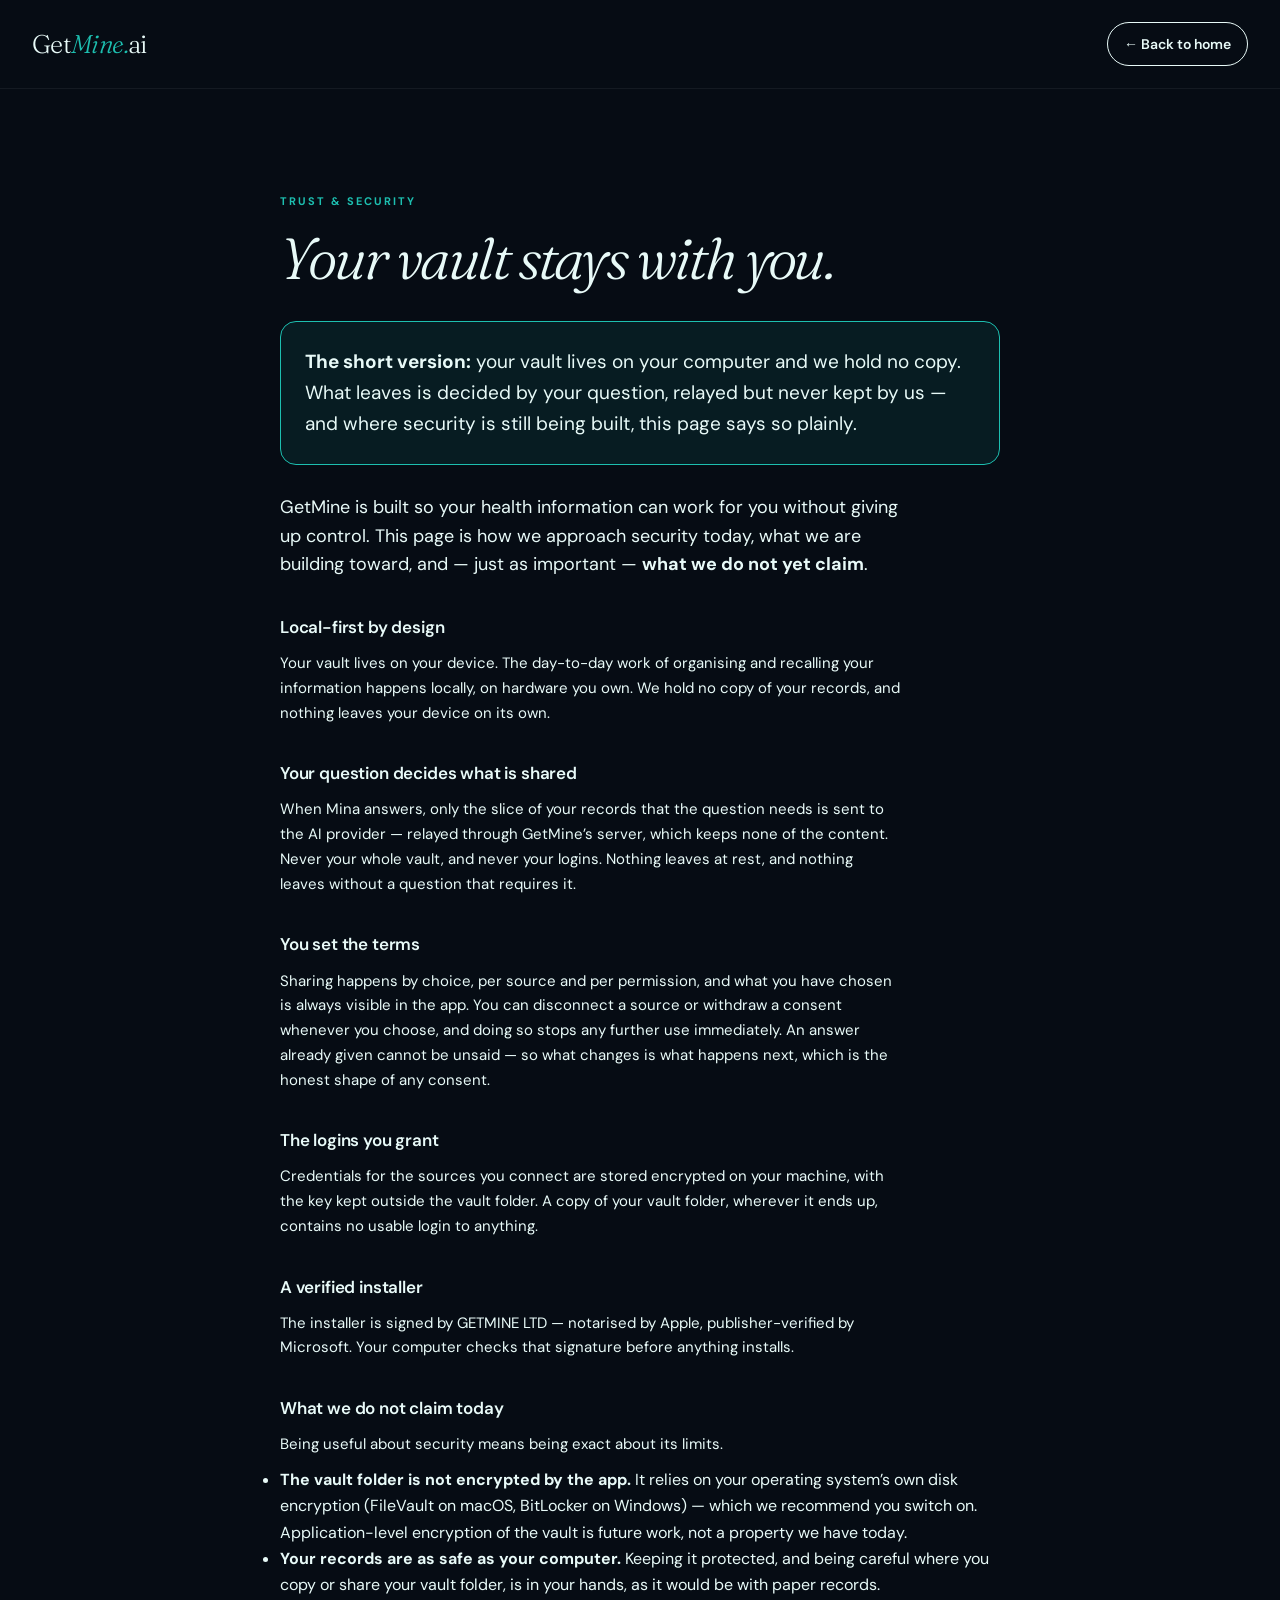
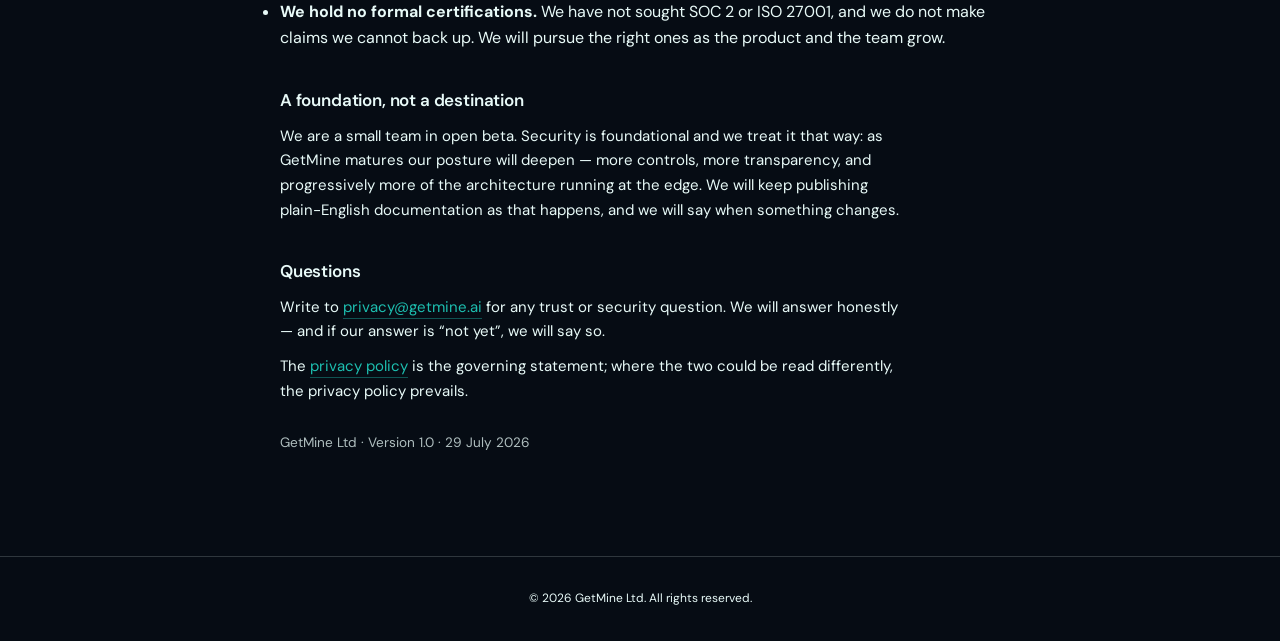
<file: trust.html>
<!DOCTYPE html><html lang="en"> <head><meta charset="UTF-8"><meta name="viewport" content="width=device-width, initial-scale=1.0"><title>Trust &amp; security | GetMine.ai</title><meta name="description" content="How GetMine approaches security today, what we are building toward, and what we do not yet claim."><meta name="theme-color" content="#060C14"><meta name="robots" content="index,follow"><link rel="canonical" href="https://getmine.ai/trust"><link rel="icon" type="image/svg+xml" href="/favicon.svg"><link rel="icon" type="image/png" sizes="32x32" href="/favicon-32.png"><link rel="apple-touch-icon" sizes="180x180" href="/apple-touch-icon.png"><style>@font-face{font-family:DM Sans Variable;font-style:normal;font-display:swap;font-weight:100 1000;src:url(/_astro/dm-sans-latin-ext-wght-normal.BOFOeGcA.woff2) format("woff2-variations");unicode-range:U+0100-02BA,U+02BD-02C5,U+02C7-02CC,U+02CE-02D7,U+02DD-02FF,U+0304,U+0308,U+0329,U+1D00-1DBF,U+1E00-1E9F,U+1EF2-1EFF,U+2020,U+20A0-20AB,U+20AD-20C0,U+2113,U+2C60-2C7F,U+A720-A7FF}@font-face{font-family:DM Sans Variable;font-style:normal;font-display:swap;font-weight:100 1000;src:url(/_astro/dm-sans-latin-wght-normal.Xz1IZZA0.woff2) format("woff2-variations");unicode-range:U+0000-00FF,U+0131,U+0152-0153,U+02BB-02BC,U+02C6,U+02DA,U+02DC,U+0304,U+0308,U+0329,U+2000-206F,U+20AC,U+2122,U+2191,U+2193,U+2212,U+2215,U+FEFF,U+FFFD}@font-face{font-family:Fraunces Variable;font-style:normal;font-display:swap;font-weight:100 900;src:url(/_astro/fraunces-vietnamese-wght-normal.CnvboYUG.woff2) format("woff2-variations");unicode-range:U+0102-0103,U+0110-0111,U+0128-0129,U+0168-0169,U+01A0-01A1,U+01AF-01B0,U+0300-0301,U+0303-0304,U+0308-0309,U+0323,U+0329,U+1EA0-1EF9,U+20AB}@font-face{font-family:Fraunces Variable;font-style:normal;font-display:swap;font-weight:100 900;src:url(/_astro/fraunces-latin-ext-wght-normal.Ca2vKHc0.woff2) format("woff2-variations");unicode-range:U+0100-02BA,U+02BD-02C5,U+02C7-02CC,U+02CE-02D7,U+02DD-02FF,U+0304,U+0308,U+0329,U+1D00-1DBF,U+1E00-1E9F,U+1EF2-1EFF,U+2020,U+20A0-20AB,U+20AD-20C0,U+2113,U+2C60-2C7F,U+A720-A7FF}@font-face{font-family:Fraunces Variable;font-style:normal;font-display:swap;font-weight:100 900;src:url(/_astro/fraunces-latin-wght-normal.ukD16Tqj.woff2) format("woff2-variations");unicode-range:U+0000-00FF,U+0131,U+0152-0153,U+02BB-02BC,U+02C6,U+02DA,U+02DC,U+0304,U+0308,U+0329,U+2000-206F,U+20AC,U+2122,U+2191,U+2193,U+2212,U+2215,U+FEFF,U+FFFD}@font-face{font-family:Fraunces Variable;font-style:italic;font-display:swap;font-weight:100 900;src:url(/_astro/fraunces-vietnamese-wght-italic.BicUS2cM.woff2) format("woff2-variations");unicode-range:U+0102-0103,U+0110-0111,U+0128-0129,U+0168-0169,U+01A0-01A1,U+01AF-01B0,U+0300-0301,U+0303-0304,U+0308-0309,U+0323,U+0329,U+1EA0-1EF9,U+20AB}@font-face{font-family:Fraunces Variable;font-style:italic;font-display:swap;font-weight:100 900;src:url(/_astro/fraunces-latin-ext-wght-italic.BfTTTDIL.woff2) format("woff2-variations");unicode-range:U+0100-02BA,U+02BD-02C5,U+02C7-02CC,U+02CE-02D7,U+02DD-02FF,U+0304,U+0308,U+0329,U+1D00-1DBF,U+1E00-1E9F,U+1EF2-1EFF,U+2020,U+20A0-20AB,U+20AD-20C0,U+2113,U+2C60-2C7F,U+A720-A7FF}@font-face{font-family:Fraunces Variable;font-style:italic;font-display:swap;font-weight:100 900;src:url(/_astro/fraunces-latin-wght-italic.Py8at3oI.woff2) format("woff2-variations");unicode-range:U+0000-00FF,U+0131,U+0152-0153,U+02BB-02BC,U+02C6,U+02DA,U+02DC,U+0304,U+0308,U+0329,U+2000-206F,U+20AC,U+2122,U+2191,U+2193,U+2212,U+2215,U+FEFF,U+FFFD}
.policy-summary[data-astro-cid-elhish5v]{margin-top:2rem;padding:1.5rem;border:1px solid var(--teal-deck);border-radius:1rem;background:color-mix(in srgb,var(--teal-deck) 9%,transparent);color:var(--cream);font-size:clamp(1.0625rem,1.8vw,1.1875rem);line-height:1.65}
:root{--navy:#060C14;--cream:#E8FAF8;--teal-deck:#1DBFB0;--taupe:#E8FAF8;--orange:#FF8855;--brand-spark:#00E5C2}*{box-sizing:border-box;margin:0;padding:0}html{scroll-behavior:smooth}body{background:var(--navy);color:var(--cream);font-family:DM Sans Variable,sans-serif;line-height:1.65;min-height:100vh;display:flex;flex-direction:column}.page-nav{padding:22px 32px;border-bottom:1px solid color-mix(in srgb,var(--cream) 6%,transparent);display:flex;align-items:center;justify-content:space-between;flex-wrap:wrap;gap:12px}.page-logo{font-family:Fraunces Variable,serif;font-size:1.6rem;color:var(--cream);font-weight:300;letter-spacing:-.025em;text-decoration:none}.page-logo .logo-mine{color:var(--teal-deck);font-style:italic}.page-logo .logo-ai{color:var(--cream)}.page-back{display:inline-flex;min-height:44px;align-items:center;padding:.6rem 1rem;border:1px solid var(--cream);border-radius:999px;color:var(--cream);font-family:DM Sans Variable,sans-serif;font-size:14px;font-weight:600;text-decoration:none;transition:color .2s,border-color .2s,background .2s}.page-back:hover{border-color:var(--teal-deck);background:color-mix(in srgb,var(--teal-deck) 10%,transparent);color:var(--cream)}main{flex:1;padding:clamp(64px,8vw,108px) 32px;display:flex;justify-content:center}.page-inner{width:min(720px,100%)}.page-eyebrow{color:var(--teal-deck);font-size:11px;font-weight:700;letter-spacing:.18em;text-transform:uppercase;font-family:DM Sans Variable,sans-serif}.page-headline{margin-top:18px;color:var(--cream);font-family:Fraunces Variable,serif;font-size:clamp(40px,5vw,58px);font-style:italic;font-weight:300;letter-spacing:-.045em;line-height:1.05}.page-lead{margin-top:28px;color:var(--cream);font-family:DM Sans Variable,sans-serif;font-size:clamp(16px,1.6vw,18px);line-height:1.6;max-width:620px}.page-section{margin-top:34px}.page-section h2{color:var(--cream);font-family:DM Sans Variable,sans-serif;font-size:17px;font-weight:600;letter-spacing:-.01em;margin-bottom:10px}.page-section p{color:var(--cream);font-family:DM Sans Variable,sans-serif;font-size:15px;line-height:1.65;margin:0 0 10px;max-width:620px}.page-section a{color:var(--teal-deck);text-decoration:none;border-bottom:1px solid color-mix(in srgb,var(--teal-deck) 40%,transparent);padding-bottom:1px;transition:color .2s,border-color .2s}.page-section a:hover{color:var(--cream);border-color:color-mix(in srgb,var(--cream) 50%,transparent)}footer{padding:32px;border-top:1px solid color-mix(in srgb,var(--cream) 18%,transparent);text-align:center;color:var(--cream);font-family:DM Sans Variable,sans-serif;font-size:12px}@media(max-width:680px){.page-nav{padding:18px 20px}main{padding:56px 20px}.page-headline{font-size:clamp(32px,9vw,42px)}}.page-section .table-scroll{overflow-x:auto;margin:14px 0}.page-section table{width:100%;min-width:520px;border-collapse:separate;border-spacing:0;font-family:DM Sans Variable,sans-serif;font-size:14px;background:color-mix(in srgb,var(--cream) 4%,transparent);border:1px solid color-mix(in srgb,var(--cream) 14%,transparent);border-radius:12px;overflow:hidden}.page-section th{text-align:left;padding:10px 14px;font-size:11px;font-weight:700;letter-spacing:.12em;text-transform:uppercase;color:var(--teal-deck);border-bottom:1px solid color-mix(in srgb,var(--cream) 14%,transparent);background:color-mix(in srgb,var(--cream) 6%,transparent)}.page-section td{text-align:left;padding:11px 14px;vertical-align:top;color:color-mix(in srgb,var(--cream) 82%,transparent);line-height:1.5}.page-section tr+tr td{border-top:1px solid color-mix(in srgb,var(--cream) 9%,transparent)}.page-section td:first-child{color:var(--cream);font-weight:600}
</style></head> <body> <header class="page-nav"> <a class="page-logo" href="/">Get<span class="logo-mine">Mine.</span><span class="logo-ai">ai</span></a> <a class="page-back" href="/">&larr; Back to home</a> </header> <main> <article class="page-inner">  <p class="page-eyebrow" data-astro-cid-elhish5v>Trust &amp; security</p> <h1 class="page-headline" data-astro-cid-elhish5v>Your vault stays with you.</h1> <aside class="policy-summary" data-astro-cid-elhish5v><strong data-astro-cid-elhish5v>The short version:</strong> your vault lives on your computer and we hold no copy. What leaves is decided by your question, relayed but never kept by us &mdash; and where security is still being built, this page says so plainly.</aside> <p class="page-lead" data-astro-cid-elhish5v>GetMine is built so your health information can work for you without giving up control. This page is how we approach security today, what we are building toward, and &mdash; just as important &mdash; <strong data-astro-cid-elhish5v>what we do not yet claim</strong>.</p> <div class="page-section" data-astro-cid-elhish5v> <h2 data-astro-cid-elhish5v>Local-first by design</h2> <p data-astro-cid-elhish5v>Your vault lives on your device. The day-to-day work of organising and recalling your information happens locally, on hardware you own. We hold no copy of your records, and nothing leaves your device on its own.</p> </div> <div class="page-section" data-astro-cid-elhish5v> <h2 data-astro-cid-elhish5v>Your question decides what is shared</h2> <p data-astro-cid-elhish5v>When Mina answers, only the slice of your records that the question needs is sent to the AI provider &mdash; relayed through GetMine&rsquo;s server, which keeps none of the content. Never your whole vault, and never your logins. Nothing leaves at rest, and nothing leaves without a question that requires it.</p> </div> <div class="page-section" data-astro-cid-elhish5v> <h2 data-astro-cid-elhish5v>You set the terms</h2> <p data-astro-cid-elhish5v>Sharing happens by choice, per source and per permission, and what you have chosen is always visible in the app. You can disconnect a source or withdraw a consent whenever you choose, and doing so stops any further use immediately. An answer already given cannot be unsaid &mdash; so what changes is what happens next, which is the honest shape of any consent.</p> </div> <div class="page-section" data-astro-cid-elhish5v> <h2 data-astro-cid-elhish5v>The logins you grant</h2> <p data-astro-cid-elhish5v>Credentials for the sources you connect are stored encrypted on your machine, with the key kept outside the vault folder. A copy of your vault folder, wherever it ends up, contains no usable login to anything.</p> </div> <div class="page-section" data-astro-cid-elhish5v> <h2 data-astro-cid-elhish5v>A verified installer</h2> <p data-astro-cid-elhish5v>The installer is signed by GETMINE LTD &mdash; notarised by Apple, publisher-verified by Microsoft. Your computer checks that signature before anything installs.</p> </div> <div class="page-section" data-astro-cid-elhish5v> <h2 data-astro-cid-elhish5v>What we do not claim today</h2> <p data-astro-cid-elhish5v>Being useful about security means being exact about its limits.</p> <ul data-astro-cid-elhish5v> <li data-astro-cid-elhish5v><strong data-astro-cid-elhish5v>The vault folder is not encrypted by the app.</strong> It relies on your operating system&rsquo;s own disk encryption (FileVault on macOS, BitLocker on Windows) &mdash; which we recommend you switch on. Application-level encryption of the vault is future work, not a property we have today.</li> <li data-astro-cid-elhish5v><strong data-astro-cid-elhish5v>Your records are as safe as your computer.</strong> Keeping it protected, and being careful where you copy or share your vault folder, is in your hands, as it would be with paper records.</li> <li data-astro-cid-elhish5v><strong data-astro-cid-elhish5v>We hold no formal certifications.</strong> We have not sought SOC&nbsp;2 or ISO&nbsp;27001, and we do not make claims we cannot back up. We will pursue the right ones as the product and the team grow.</li> </ul> </div> <div class="page-section" data-astro-cid-elhish5v> <h2 data-astro-cid-elhish5v>A foundation, not a destination</h2> <p data-astro-cid-elhish5v>We are a small team in open beta. Security is foundational and we treat it that way: as GetMine matures our posture will deepen &mdash; more controls, more transparency, and progressively more of the architecture running at the edge. We will keep publishing plain-English documentation as that happens, and we will say when something changes.</p> </div> <div class="page-section" data-astro-cid-elhish5v> <h2 data-astro-cid-elhish5v>Questions</h2> <p data-astro-cid-elhish5v>Write to <a href="mailto:privacy@getmine.ai" data-astro-cid-elhish5v>privacy@getmine.ai</a> for any trust or security question. We will answer honestly &mdash; and if our answer is &ldquo;not yet&rdquo;, we will say so.</p> <p data-astro-cid-elhish5v>The <a href="/privacy" data-astro-cid-elhish5v>privacy policy</a> is the governing statement; where the two could be read differently, the privacy policy prevails.</p> </div> <p class="page-lead" style="font-size:.85em;opacity:.75" data-astro-cid-elhish5v>GetMine Ltd &middot; Version 1.0 &middot; 29 July 2026</p>  </article> </main> <footer>&copy; 2026 GetMine Ltd. All rights reserved.</footer> </body></html>
</file>
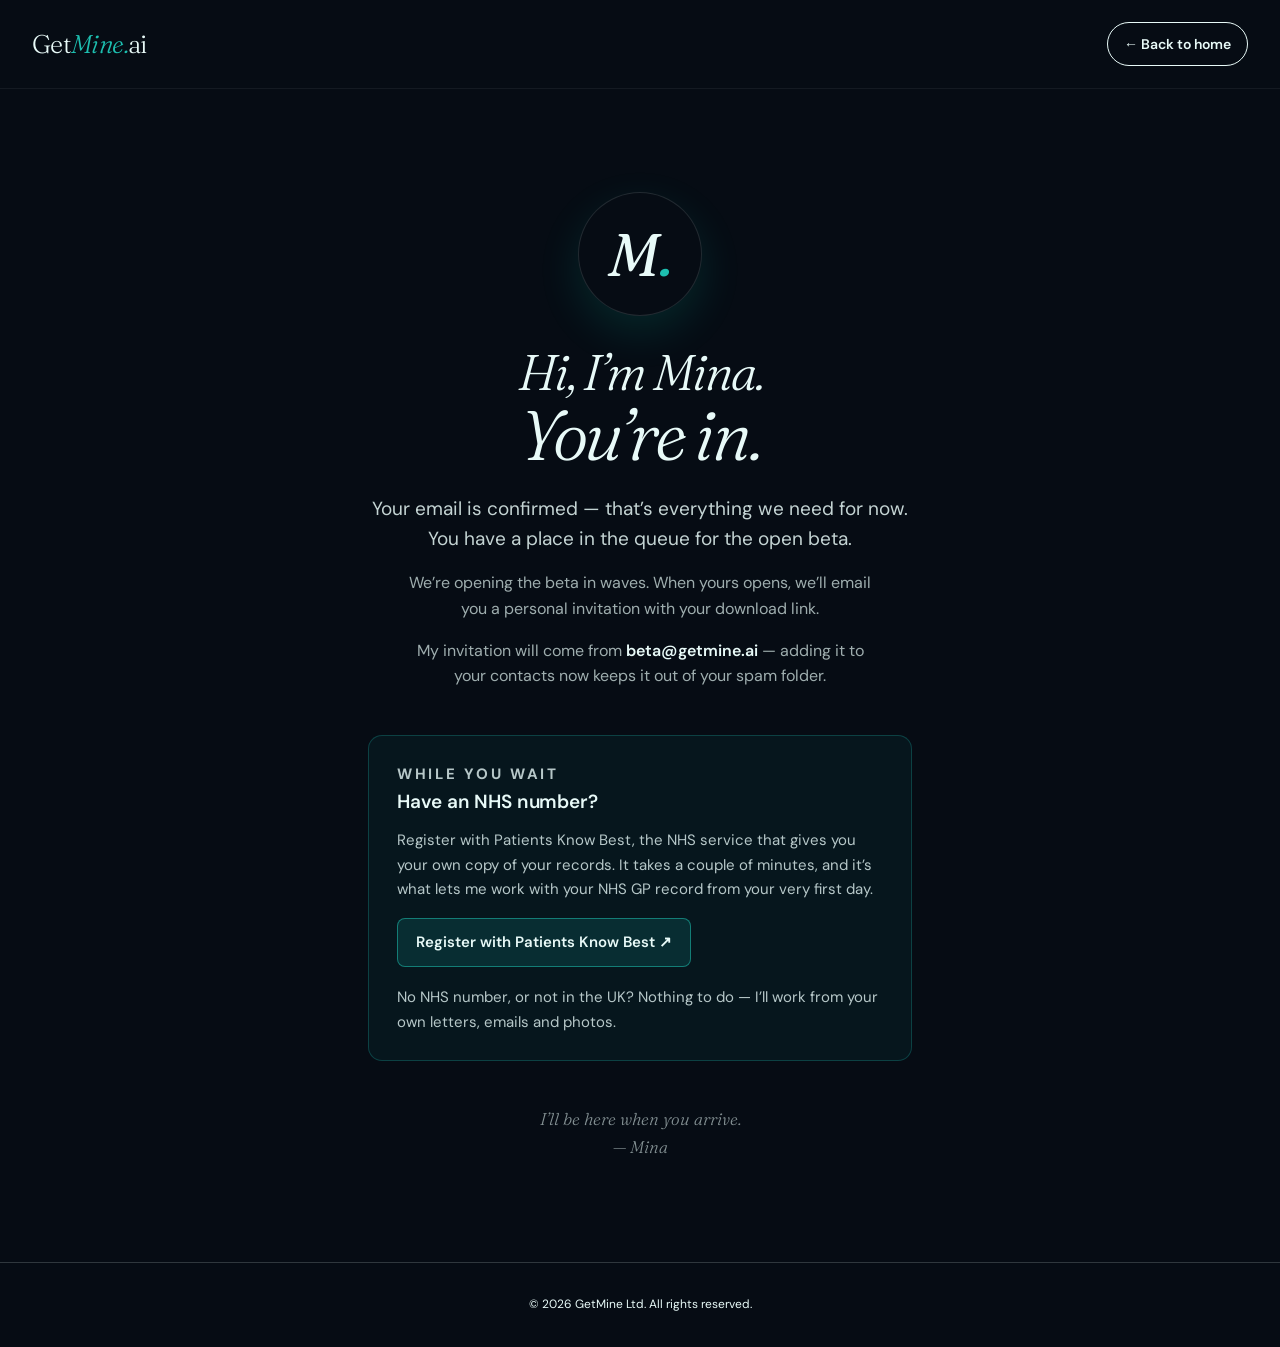
<file: welcome.html>
<!DOCTYPE html><html lang="en"> <head><meta charset="UTF-8"><meta name="viewport" content="width=device-width, initial-scale=1.0"><title>You&#39;re on the list — GetMine.ai</title><meta name="description" content="Your email is confirmed and you have a place in the queue for the GetMine open beta."><meta name="theme-color" content="#060C14"><meta name="robots" content="noindex,follow"><link rel="canonical" href="https://getmine.ai/welcome.html"><link rel="icon" type="image/svg+xml" href="/favicon.svg"><link rel="icon" type="image/png" sizes="32x32" href="/favicon-32.png"><link rel="apple-touch-icon" sizes="180x180" href="/apple-touch-icon.png"><style>@font-face{font-family:DM Sans Variable;font-style:normal;font-display:swap;font-weight:100 1000;src:url(/_astro/dm-sans-latin-ext-wght-normal.BOFOeGcA.woff2) format("woff2-variations");unicode-range:U+0100-02BA,U+02BD-02C5,U+02C7-02CC,U+02CE-02D7,U+02DD-02FF,U+0304,U+0308,U+0329,U+1D00-1DBF,U+1E00-1E9F,U+1EF2-1EFF,U+2020,U+20A0-20AB,U+20AD-20C0,U+2113,U+2C60-2C7F,U+A720-A7FF}@font-face{font-family:DM Sans Variable;font-style:normal;font-display:swap;font-weight:100 1000;src:url(/_astro/dm-sans-latin-wght-normal.Xz1IZZA0.woff2) format("woff2-variations");unicode-range:U+0000-00FF,U+0131,U+0152-0153,U+02BB-02BC,U+02C6,U+02DA,U+02DC,U+0304,U+0308,U+0329,U+2000-206F,U+20AC,U+2122,U+2191,U+2193,U+2212,U+2215,U+FEFF,U+FFFD}@font-face{font-family:Fraunces Variable;font-style:normal;font-display:swap;font-weight:100 900;src:url(/_astro/fraunces-vietnamese-wght-normal.CnvboYUG.woff2) format("woff2-variations");unicode-range:U+0102-0103,U+0110-0111,U+0128-0129,U+0168-0169,U+01A0-01A1,U+01AF-01B0,U+0300-0301,U+0303-0304,U+0308-0309,U+0323,U+0329,U+1EA0-1EF9,U+20AB}@font-face{font-family:Fraunces Variable;font-style:normal;font-display:swap;font-weight:100 900;src:url(/_astro/fraunces-latin-ext-wght-normal.Ca2vKHc0.woff2) format("woff2-variations");unicode-range:U+0100-02BA,U+02BD-02C5,U+02C7-02CC,U+02CE-02D7,U+02DD-02FF,U+0304,U+0308,U+0329,U+1D00-1DBF,U+1E00-1E9F,U+1EF2-1EFF,U+2020,U+20A0-20AB,U+20AD-20C0,U+2113,U+2C60-2C7F,U+A720-A7FF}@font-face{font-family:Fraunces Variable;font-style:normal;font-display:swap;font-weight:100 900;src:url(/_astro/fraunces-latin-wght-normal.ukD16Tqj.woff2) format("woff2-variations");unicode-range:U+0000-00FF,U+0131,U+0152-0153,U+02BB-02BC,U+02C6,U+02DA,U+02DC,U+0304,U+0308,U+0329,U+2000-206F,U+20AC,U+2122,U+2191,U+2193,U+2212,U+2215,U+FEFF,U+FFFD}@font-face{font-family:Fraunces Variable;font-style:italic;font-display:swap;font-weight:100 900;src:url(/_astro/fraunces-vietnamese-wght-italic.BicUS2cM.woff2) format("woff2-variations");unicode-range:U+0102-0103,U+0110-0111,U+0128-0129,U+0168-0169,U+01A0-01A1,U+01AF-01B0,U+0300-0301,U+0303-0304,U+0308-0309,U+0323,U+0329,U+1EA0-1EF9,U+20AB}@font-face{font-family:Fraunces Variable;font-style:italic;font-display:swap;font-weight:100 900;src:url(/_astro/fraunces-latin-ext-wght-italic.BfTTTDIL.woff2) format("woff2-variations");unicode-range:U+0100-02BA,U+02BD-02C5,U+02C7-02CC,U+02CE-02D7,U+02DD-02FF,U+0304,U+0308,U+0329,U+1D00-1DBF,U+1E00-1E9F,U+1EF2-1EFF,U+2020,U+20A0-20AB,U+20AD-20C0,U+2113,U+2C60-2C7F,U+A720-A7FF}@font-face{font-family:Fraunces Variable;font-style:italic;font-display:swap;font-weight:100 900;src:url(/_astro/fraunces-latin-wght-italic.Py8at3oI.woff2) format("woff2-variations");unicode-range:U+0000-00FF,U+0131,U+0152-0153,U+02BB-02BC,U+02C6,U+02DA,U+02DC,U+0304,U+0308,U+0329,U+2000-206F,U+20AC,U+2122,U+2191,U+2193,U+2212,U+2215,U+FEFF,U+FFFD}
</style>
<link rel="stylesheet" href="/_astro/welcome.D-m7M-QF.css">
<style>:root{--navy:#060C14;--cream:#E8FAF8;--teal-deck:#1DBFB0;--taupe:#E8FAF8;--orange:#FF8855;--brand-spark:#00E5C2}*{box-sizing:border-box;margin:0;padding:0}html{scroll-behavior:smooth}body{background:var(--navy);color:var(--cream);font-family:DM Sans Variable,sans-serif;line-height:1.65;min-height:100vh;display:flex;flex-direction:column}.page-nav{padding:22px 32px;border-bottom:1px solid color-mix(in srgb,var(--cream) 6%,transparent);display:flex;align-items:center;justify-content:space-between;flex-wrap:wrap;gap:12px}.page-logo{font-family:Fraunces Variable,serif;font-size:1.6rem;color:var(--cream);font-weight:300;letter-spacing:-.025em;text-decoration:none}.page-logo .logo-mine{color:var(--teal-deck);font-style:italic}.page-logo .logo-ai{color:var(--cream)}.page-back{display:inline-flex;min-height:44px;align-items:center;padding:.6rem 1rem;border:1px solid var(--cream);border-radius:999px;color:var(--cream);font-family:DM Sans Variable,sans-serif;font-size:14px;font-weight:600;text-decoration:none;transition:color .2s,border-color .2s,background .2s}.page-back:hover{border-color:var(--teal-deck);background:color-mix(in srgb,var(--teal-deck) 10%,transparent);color:var(--cream)}main{flex:1;padding:clamp(64px,8vw,108px) 32px;display:flex;justify-content:center}.page-inner{width:min(720px,100%)}.page-eyebrow{color:var(--teal-deck);font-size:11px;font-weight:700;letter-spacing:.18em;text-transform:uppercase;font-family:DM Sans Variable,sans-serif}.page-headline{margin-top:18px;color:var(--cream);font-family:Fraunces Variable,serif;font-size:clamp(40px,5vw,58px);font-style:italic;font-weight:300;letter-spacing:-.045em;line-height:1.05}.page-lead{margin-top:28px;color:var(--cream);font-family:DM Sans Variable,sans-serif;font-size:clamp(16px,1.6vw,18px);line-height:1.6;max-width:620px}.page-section{margin-top:34px}.page-section h2{color:var(--cream);font-family:DM Sans Variable,sans-serif;font-size:17px;font-weight:600;letter-spacing:-.01em;margin-bottom:10px}.page-section p{color:var(--cream);font-family:DM Sans Variable,sans-serif;font-size:15px;line-height:1.65;margin:0 0 10px;max-width:620px}.page-section a{color:var(--teal-deck);text-decoration:none;border-bottom:1px solid color-mix(in srgb,var(--teal-deck) 40%,transparent);padding-bottom:1px;transition:color .2s,border-color .2s}.page-section a:hover{color:var(--cream);border-color:color-mix(in srgb,var(--cream) 50%,transparent)}footer{padding:32px;border-top:1px solid color-mix(in srgb,var(--cream) 18%,transparent);text-align:center;color:var(--cream);font-family:DM Sans Variable,sans-serif;font-size:12px}@media(max-width:680px){.page-nav{padding:18px 20px}main{padding:56px 20px}.page-headline{font-size:clamp(32px,9vw,42px)}}.page-section .table-scroll{overflow-x:auto;margin:14px 0}.page-section table{width:100%;min-width:520px;border-collapse:separate;border-spacing:0;font-family:DM Sans Variable,sans-serif;font-size:14px;background:color-mix(in srgb,var(--cream) 4%,transparent);border:1px solid color-mix(in srgb,var(--cream) 14%,transparent);border-radius:12px;overflow:hidden}.page-section th{text-align:left;padding:10px 14px;font-size:11px;font-weight:700;letter-spacing:.12em;text-transform:uppercase;color:var(--teal-deck);border-bottom:1px solid color-mix(in srgb,var(--cream) 14%,transparent);background:color-mix(in srgb,var(--cream) 6%,transparent)}.page-section td{text-align:left;padding:11px 14px;vertical-align:top;color:color-mix(in srgb,var(--cream) 82%,transparent);line-height:1.5}.page-section tr+tr td{border-top:1px solid color-mix(in srgb,var(--cream) 9%,transparent)}.page-section td:first-child{color:var(--cream);font-weight:600}
</style></head> <body> <header class="page-nav"> <a class="page-logo" href="/">Get<span class="logo-mine">Mine.</span><span class="logo-ai">ai</span></a> <a class="page-back" href="/">&larr; Back to home</a> </header> <main> <article class="page-inner">  <div class="welcome" data-astro-cid-232m4wxw> <!-- Mina's speaking mark — the same circular M. that sits beside her in the
         app (src/desktop/components.tsx MMark): navy disc, italic serif M, teal
         full stop. Not the squared launcher icon; this is the one that means
         "Mina is talking". --> <div class="welcome-mark" aria-hidden="true" data-astro-cid-232m4wxw> <span class="welcome-mark-disc" data-astro-cid-232m4wxw>M<span class="welcome-mark-dot" data-astro-cid-232m4wxw>.</span></span> </div> <p class="welcome-hello" data-astro-cid-232m4wxw>Hi, I&rsquo;m Mina.</p> <h1 class="welcome-headline" data-astro-cid-232m4wxw>You&rsquo;re in.</h1> <p class="welcome-lead" data-astro-cid-232m4wxw>Your email is confirmed &mdash; that&rsquo;s everything we need for now. You have a place in the queue for the open beta.</p> <p class="welcome-next" data-astro-cid-232m4wxw>We&rsquo;re opening the beta in waves. When yours opens, we&rsquo;ll email you a personal invitation with your download link.</p> <p class="welcome-inbox" data-astro-cid-232m4wxw>My invitation will come from <strong data-astro-cid-232m4wxw>beta@getmine.ai</strong> &mdash; adding it to your contacts now keeps it out of your spam folder.</p> <div class="welcome-card" data-astro-cid-232m4wxw> <p class="welcome-card-eyebrow" data-astro-cid-232m4wxw>While you wait</p> <h2 data-astro-cid-232m4wxw>Have an NHS number?</h2> <p data-astro-cid-232m4wxw>Register with Patients Know Best, the NHS service that gives you your own copy of your records. It takes a couple of minutes, and it&rsquo;s what lets me work with your NHS GP record from your very first day.</p> <p class="welcome-card-action" data-astro-cid-232m4wxw> <a class="welcome-button" href="https://patientsknowbest.com" target="_blank" rel="noopener noreferrer" data-astro-cid-232m4wxw>
Register with Patients Know Best <span aria-hidden="true" data-astro-cid-232m4wxw>&#8599;</span> </a> </p> <p class="welcome-card-second" data-astro-cid-232m4wxw>No NHS number, or not in the UK? Nothing to do &mdash; I&rsquo;ll work from your own letters, emails and photos.</p> </div> <p class="welcome-signoff" data-astro-cid-232m4wxw>I&rsquo;ll be here when you arrive.<br data-astro-cid-232m4wxw>&mdash; Mina</p> </div>  </article> </main> <footer>&copy; 2026 GetMine Ltd. All rights reserved.</footer> </body></html>
</file>
<file: _astro/Footer.C17spD75.css>
.site-header[data-astro-cid-dmqpwcec]{position:fixed;inset:0 0 auto;z-index:50;border-bottom:1px solid rgb(232 250 248 / 5%);background:transparent;transition:background .26s var(--ease-gm),border-color .26s var(--ease-gm),backdrop-filter .26s var(--ease-gm)}.site-header[data-astro-cid-dmqpwcec].scrolled{border-color:var(--line-quiet);background:#060c14d9;backdrop-filter:blur(20px)}.nav-wrap[data-astro-cid-dmqpwcec]{display:grid;grid-template-columns:minmax(0,1fr) auto;align-items:center;gap:1rem;width:min(100%,96rem);min-height:5.25rem;padding-inline:clamp(1.25rem,3.5vw,3.25rem)}.nav-left[data-astro-cid-dmqpwcec],.nav-actions[data-astro-cid-dmqpwcec],.desktop-nav[data-astro-cid-dmqpwcec]{display:flex;align-items:center}.nav-left[data-astro-cid-dmqpwcec]{width:100%;flex:1 1 auto;min-width:0;gap:1.75rem}.nav-actions[data-astro-cid-dmqpwcec]{flex-shrink:0;gap:.75rem}.wordmark[data-astro-cid-dmqpwcec]{flex-shrink:0;border-radius:.375rem;color:var(--cream);font-family:var(--font-display);font-size:1.6rem;letter-spacing:-.025em;line-height:1;text-decoration:none}.wordmark[data-astro-cid-dmqpwcec] em[data-astro-cid-dmqpwcec]{color:var(--teal);font-style:italic}.desktop-nav[data-astro-cid-dmqpwcec]{display:none;gap:clamp(1rem,1.65vw,1.75rem);margin-left:auto}.desktop-nav[data-astro-cid-dmqpwcec] a[data-astro-cid-dmqpwcec]{position:relative;color:var(--cream);font-family:var(--font-display);font-size:1.125rem;font-weight:600;letter-spacing:-.01em;line-height:1;text-decoration:none;transition:color .18s}.desktop-nav[data-astro-cid-dmqpwcec] a[data-astro-cid-dmqpwcec]:hover,.desktop-nav[data-astro-cid-dmqpwcec] a[data-astro-cid-dmqpwcec][aria-current=true]{color:var(--teal)}.desktop-nav[data-astro-cid-dmqpwcec] a[data-astro-cid-dmqpwcec]>span[data-astro-cid-dmqpwcec]{position:absolute;right:0;bottom:-.4rem;left:0;height:1px;transform:scaleX(0);transform-origin:left;background:var(--teal);transition:transform .26s var(--ease-gm)}.desktop-nav[data-astro-cid-dmqpwcec] a[data-astro-cid-dmqpwcec][aria-current=true]>span[data-astro-cid-dmqpwcec]{transform:scaleX(1)}.desktop-action[data-astro-cid-dmqpwcec]{display:inline-flex}.header-cta[data-astro-cid-dmqpwcec]{min-width:12rem;min-height:3.125rem;padding-inline:1.5rem;white-space:nowrap;font-family:var(--font-display);font-size:1.125rem;font-weight:600;letter-spacing:-.01em;line-height:1}.menu-button[data-astro-cid-dmqpwcec]{display:inline-flex;width:2.75rem;height:2.75rem;flex-direction:column;align-items:center;justify-content:center;gap:.32rem;border:1px solid var(--line);border-radius:50%;background:transparent;color:var(--cream);cursor:pointer}.menu-button[data-astro-cid-dmqpwcec] span[data-astro-cid-dmqpwcec]{width:1.25rem;height:1px;background:currentColor;transition:transform .18s,opacity .18s}.menu-button[data-astro-cid-dmqpwcec][aria-expanded=true] span[data-astro-cid-dmqpwcec]:first-child{transform:translateY(.375rem) rotate(45deg)}.menu-button[data-astro-cid-dmqpwcec][aria-expanded=true] span[data-astro-cid-dmqpwcec]:nth-child(2){opacity:0}.menu-button[data-astro-cid-dmqpwcec][aria-expanded=true] span[data-astro-cid-dmqpwcec]:last-child{transform:translateY(-.375rem) rotate(-45deg)}.mobile-menu[data-astro-cid-dmqpwcec]{display:grid;grid-template-rows:0fr;overflow:hidden;border-top:0 solid var(--line-quiet);background:#060c14f5;backdrop-filter:blur(20px);transition:grid-template-rows .26s var(--ease-gm),border-width .26s}.mobile-menu[data-astro-cid-dmqpwcec].open{grid-template-rows:1fr;border-top-width:1px}.mobile-menu[data-astro-cid-dmqpwcec] nav[data-astro-cid-dmqpwcec]{display:flex;min-height:0;flex-direction:column;gap:.25rem;overflow:hidden;padding-block:1rem}.mobile-menu[data-astro-cid-dmqpwcec] a[data-astro-cid-dmqpwcec]:not(.primary-cta){border-radius:var(--radius-sm);padding:.75rem;color:var(--cream);font-family:var(--font-display);font-size:1.25rem;font-weight:300;text-decoration:none}.mobile-menu[data-astro-cid-dmqpwcec] a[data-astro-cid-dmqpwcec]:not(.primary-cta):hover{background:var(--surface);color:var(--teal)}.mobile-menu[data-astro-cid-dmqpwcec] .primary-cta[data-astro-cid-dmqpwcec]{width:100%;margin-top:.75rem}@media(max-width:39.9375rem){.desktop-action[data-astro-cid-dmqpwcec]{display:none}}@media(min-width:72rem){.desktop-nav[data-astro-cid-dmqpwcec]{display:flex}.menu-button[data-astro-cid-dmqpwcec],.mobile-menu[data-astro-cid-dmqpwcec]{display:none}}.invite-friend[data-astro-cid-jr7bstod]{position:relative;z-index:20;display:inline-flex;max-width:100%}.invite-friend[data-astro-cid-jr7bstod][hidden]{display:none}.invite-trigger[data-astro-cid-jr7bstod]{display:inline-flex;min-height:3.125rem;align-items:center;justify-content:center;gap:.625rem;padding:.875rem 1.75rem;border:1px solid color-mix(in srgb,var(--ember) 75%,transparent);border-radius:var(--radius-pill);background:transparent;color:#f2a07c;font-size:.9375rem;font-weight:700;cursor:pointer;transition:background .18s var(--ease-gm),border-color .18s var(--ease-gm),color .18s var(--ease-gm),transform .18s var(--ease-gm)}.invite-trigger[data-astro-cid-jr7bstod]:hover,.invite-trigger[data-astro-cid-jr7bstod][aria-expanded=true]{border-color:var(--ember);background:color-mix(in srgb,var(--ember) 18%,transparent);color:#ffd9c6;transform:translateY(-1px)}.invite-friend--compact[data-astro-cid-jr7bstod] .invite-trigger[data-astro-cid-jr7bstod]{min-height:3.25rem;padding:.75rem 1.5rem;font-size:.9375rem}.invite-friend--beta[data-astro-cid-jr7bstod] .invite-trigger[data-astro-cid-jr7bstod]{min-height:3.5rem;font-size:1.125rem}.invite-friend--beta[data-astro-cid-jr7bstod] .invite-panel[data-astro-cid-jr7bstod]{top:auto;right:0;bottom:calc(100% + .75rem);left:auto;transform-origin:bottom right}.invite-panel[data-astro-cid-jr7bstod]{position:absolute;z-index:5;top:calc(100% + .75rem);left:0;width:min(23.75rem,calc(100vw - 2.5rem));padding:1.375rem;border:1px solid color-mix(in srgb,var(--ember) 40%,transparent);border-radius:1.125rem;background:var(--navy-2);box-shadow:0 30px 70px -20px #000000d9;text-align:left;transform-origin:top left;animation:invite-panel-in .22s var(--ease-gm)}.invite-panel[data-astro-cid-jr7bstod][hidden]{display:none}.invite-friend--menubar[data-astro-cid-jr7bstod] .invite-panel[data-astro-cid-jr7bstod]{right:0;left:auto;transform-origin:top right}.invite-panel[data-astro-cid-jr7bstod] h2[data-astro-cid-jr7bstod]{margin:0;color:var(--cream);font-family:var(--font-display);font-size:1.3125rem;font-weight:400;letter-spacing:-.015em}.invite-panel[data-astro-cid-jr7bstod]>p[data-astro-cid-jr7bstod]{margin:.5rem 0 0;color:var(--cream);font-size:.875rem;line-height:1.5}.invite-friend--beta[data-astro-cid-jr7bstod] .invite-panel[data-astro-cid-jr7bstod] h2[data-astro-cid-jr7bstod]{font-size:1.375rem}.invite-friend--beta[data-astro-cid-jr7bstod] .invite-panel[data-astro-cid-jr7bstod]>p[data-astro-cid-jr7bstod]{font-size:1.125rem}textarea[data-astro-cid-jr7bstod]{display:block;width:100%;min-height:7.5rem;margin-top:1rem;resize:vertical;overflow-y:hidden;padding:.875rem;border:1px solid var(--line);border-radius:var(--radius-sm);background:var(--navy);color:var(--cream);font:inherit;font-size:.9375rem;line-height:1.5}.invite-friend--beta[data-astro-cid-jr7bstod] textarea[data-astro-cid-jr7bstod]{font-size:1.125rem}textarea[data-astro-cid-jr7bstod]:focus{border-color:var(--teal);outline:none;box-shadow:0 0 0 3px #1dbfb033}.invite-actions[data-astro-cid-jr7bstod]{display:flex;flex-wrap:wrap;gap:.5rem;margin-top:1rem}.invite-actions[data-astro-cid-jr7bstod] button[data-astro-cid-jr7bstod]{display:inline-flex;min-height:2.5rem;align-items:center;justify-content:center;padding:.55rem .875rem;border:1px solid var(--line);border-radius:var(--radius-pill);background:transparent;color:var(--cream);font:inherit;font-size:.8125rem;font-weight:700;text-decoration:none;cursor:pointer}.invite-actions[data-astro-cid-jr7bstod] .copy-action[data-astro-cid-jr7bstod]{border-color:var(--ember);background:var(--ember);color:var(--navy)}.invite-friend--beta[data-astro-cid-jr7bstod] .invite-actions[data-astro-cid-jr7bstod] button[data-astro-cid-jr7bstod]{min-height:2.75rem;font-size:1.125rem}.invite-actions[data-astro-cid-jr7bstod] button[data-astro-cid-jr7bstod]:hover{border-color:var(--teal);color:var(--teal)}.invite-actions[data-astro-cid-jr7bstod] .copy-action[data-astro-cid-jr7bstod]:hover{border-color:var(--ember);color:var(--navy);filter:brightness(1.06)}@keyframes invite-panel-in{0%{opacity:0;transform:translateY(-.5rem)}to{opacity:1;transform:translateY(0)}}@media(max-width:47.99rem){.invite-friend--compact[data-astro-cid-jr7bstod]{display:none}.invite-friend--primary[data-astro-cid-jr7bstod],.invite-friend--primary[data-astro-cid-jr7bstod] .invite-trigger[data-astro-cid-jr7bstod]{width:100%}.invite-panel[data-astro-cid-jr7bstod],.invite-friend--menubar[data-astro-cid-jr7bstod] .invite-panel[data-astro-cid-jr7bstod],.invite-friend--beta[data-astro-cid-jr7bstod] .invite-panel[data-astro-cid-jr7bstod]{right:auto;left:50%;transform:translate(-50%)}.invite-friend--menubar[data-astro-cid-jr7bstod] .invite-panel[data-astro-cid-jr7bstod]{top:calc(100% + .75rem);bottom:auto;transform-origin:top center}.invite-friend--beta[data-astro-cid-jr7bstod] .invite-panel[data-astro-cid-jr7bstod]{position:fixed;inset:50% auto auto 50%;width:min(22rem,calc(100vw - 2rem));max-height:calc(100dvh - 2rem);overflow-y:auto;transform:translate(-50%,-50%);transform-origin:center;animation:none}@keyframes invite-panel-in{0%{opacity:0;transform:translate(-50%,-.5rem)}to{opacity:1;transform:translate(-50%)}}}@media(prefers-reduced-motion:reduce){.invite-panel[data-astro-cid-jr7bstod]{animation:none}}section[data-astro-cid-kxdwiowr]{position:relative;overflow:hidden;background:var(--navy)}.closing-glow[data-astro-cid-kxdwiowr]{position:absolute;z-index:0;top:50%;left:50%;width:52rem;height:26rem;transform:translate(-50%,-50%);border-radius:50%;background:radial-gradient(closest-side,var(--teal),transparent 72%);filter:blur(8.75rem);opacity:.12;pointer-events:none}.memory-line[data-astro-cid-kxdwiowr]{position:absolute;z-index:0;top:1.5rem;right:0;left:0;width:100%;height:6rem;opacity:.12}.memory-line[data-astro-cid-kxdwiowr] path[data-astro-cid-kxdwiowr]{fill:none;stroke:var(--teal);stroke-width:2}.memory-line[data-astro-cid-kxdwiowr] circle[data-astro-cid-kxdwiowr]{fill:var(--teal)}.closing-cta[data-astro-cid-kxdwiowr] .wrap[data-astro-cid-kxdwiowr]{position:relative;z-index:1}.closing-cta[data-astro-cid-kxdwiowr] .wrap[data-astro-cid-kxdwiowr]>div[data-astro-cid-kxdwiowr]{max-width:42.5rem;margin-inline:auto;text-align:center}.closing-cta[data-astro-cid-kxdwiowr] p[data-astro-cid-kxdwiowr]{display:inline-flex;align-items:center;margin:0;padding:.625rem 1.125rem;border:1px solid var(--teal-line);border-radius:var(--radius-pill);background:var(--teal-surface);color:var(--teal);font-size:clamp(1rem,1.8vw,1.25rem);font-weight:700;letter-spacing:.025em}.closing-cta[data-astro-cid-kxdwiowr] h2[data-astro-cid-kxdwiowr]{margin:1rem 0 0;font-family:var(--font-display);font-size:var(--text-h2);font-weight:300;letter-spacing:-.035em;line-height:1.05}.closing-cta[data-astro-cid-kxdwiowr] .primary-cta[data-astro-cid-kxdwiowr]{margin-top:2.25rem}.closing-cta[data-astro-cid-kxdwiowr] small[data-astro-cid-kxdwiowr]{display:block;margin-top:1.25rem;color:var(--cream);font-size:.9375rem;font-weight:500;letter-spacing:.025em}.beta-form-section[data-astro-cid-kxdwiowr]{display:flex;min-height:calc(100svh - 4.75rem);align-items:center;padding-top:4.75rem}.beta-wrap[data-astro-cid-kxdwiowr]{position:relative;z-index:1;padding-block:3.5rem}.beta-card[data-astro-cid-kxdwiowr]{position:relative;width:100%;max-width:40rem;margin-inline:auto;padding:5rem 2rem 2rem;text-align:center}.back[data-astro-cid-kxdwiowr]{position:absolute;top:1.5rem;left:1.5rem;min-height:2.75rem;padding:.625rem 1rem;border:1px solid var(--cream);border-radius:var(--radius-pill);color:var(--cream);font-size:.9375rem;font-weight:500;text-decoration:none}.back[data-astro-cid-kxdwiowr]:hover{color:var(--teal)}.form-heading[data-astro-cid-kxdwiowr]{display:flex;flex-direction:column;align-items:center}.beta-badge[data-astro-cid-kxdwiowr]{display:inline-flex;min-height:2.75rem;align-items:center;padding:.625rem 1.125rem;border:1px solid var(--teal-line);border-radius:var(--radius-pill);background:var(--teal-surface);color:var(--teal);font-size:clamp(1rem,1.8vw,1.25rem);font-weight:700;letter-spacing:.025em;text-transform:none;animation:beta-breathe 3.2s var(--ease-gm) infinite}.mark-wrap[data-astro-cid-kxdwiowr]{position:relative;display:inline-grid;width:4.5rem;height:4.5rem;margin-top:1.5rem;place-items:center}.mina-ring[data-astro-cid-kxdwiowr]{position:absolute;inset:-.75rem;border:1px solid var(--teal-line);border-radius:50%;opacity:.22}.mina-mark[data-astro-cid-kxdwiowr]{position:absolute;display:inline-flex;inset:0;align-items:center;justify-content:center;border:1px solid var(--teal-line);border-radius:50%;background:var(--navy-2);box-shadow:0 0 3.5rem #1dbfb02e;font-family:var(--font-display);font-size:2rem}.mina-mark[data-astro-cid-kxdwiowr] i[data-astro-cid-kxdwiowr]{color:var(--cream);font-style:italic;font-weight:300}.mina-mark[data-astro-cid-kxdwiowr] b[data-astro-cid-kxdwiowr]{color:var(--teal);font-weight:300}h1[data-astro-cid-kxdwiowr]{margin:1.75rem 0 0;font-family:var(--font-display);font-size:clamp(2.125rem,5vw,3.5rem);font-weight:300;letter-spacing:-.035em;line-height:1.05}[data-astro-cid-kxdwiowr][data-form-copy]>p[data-astro-cid-kxdwiowr],.success[data-astro-cid-kxdwiowr]>p[data-astro-cid-kxdwiowr]{max-width:32rem;margin:1.25rem auto 0;color:var(--cream);font-size:var(--text-lead);line-height:1.6}.access-form[data-astro-cid-kxdwiowr]{max-width:28rem;margin:2.25rem auto 0;text-align:left}label[data-astro-cid-kxdwiowr]{display:block;margin-bottom:.5rem;color:var(--cream);font-size:.9375rem;font-weight:500}input[data-astro-cid-kxdwiowr]{width:100%;min-height:3.25rem;padding:.75rem 1rem;border:1px solid var(--line);border-radius:var(--radius-sm);background:var(--navy);color:var(--cream);font-size:1rem;transition:border-color .18s,box-shadow .18s}input[data-astro-cid-kxdwiowr]::placeholder{color:var(--cream)}input[data-astro-cid-kxdwiowr]:focus{border-color:var(--teal);outline:none;box-shadow:0 0 0 3px #1dbfb033}input[data-astro-cid-kxdwiowr][aria-invalid=true]{border-color:var(--ember)}.form-status[data-astro-cid-kxdwiowr]{min-height:1.35rem;margin:.5rem 0 0;color:var(--ember);font-size:.875rem}.access-form[data-astro-cid-kxdwiowr] .primary-cta[data-astro-cid-kxdwiowr]{width:100%;margin-top:.75rem;cursor:pointer}.access-form[data-astro-cid-kxdwiowr] .primary-cta[data-astro-cid-kxdwiowr]:disabled{cursor:wait;filter:saturate(.5);opacity:.7}.privacy-line[data-astro-cid-kxdwiowr]{margin:1rem 0 0;color:var(--cream);font-size:.875rem;line-height:1.55;text-align:center}.privacy-line[data-astro-cid-kxdwiowr] a[data-astro-cid-kxdwiowr],.success[data-astro-cid-kxdwiowr] a[data-astro-cid-kxdwiowr]{color:var(--teal);text-underline-offset:.2rem}.success[data-astro-cid-kxdwiowr]{margin-top:2.25rem;padding:1.75rem;border-color:var(--teal-line);background:var(--teal-surface)}.success[data-astro-cid-kxdwiowr] h1[data-astro-cid-kxdwiowr]{margin-top:0}.success[data-astro-cid-kxdwiowr]>p[data-astro-cid-kxdwiowr]:last-of-type{font-size:1rem}.success[data-astro-cid-kxdwiowr] strong[data-astro-cid-kxdwiowr]{color:var(--cream);font-weight:700}.invite-placement[data-astro-cid-kxdwiowr]{display:flex;flex-wrap:wrap;align-items:center;gap:1rem;margin-top:1.375rem;padding-top:1.375rem;border-top:1px solid var(--line-quiet)}.invite-placement[data-astro-cid-kxdwiowr]>span[data-astro-cid-kxdwiowr]{color:var(--cream);font-size:.9375rem;font-weight:500}.invite-placement--success[data-astro-cid-kxdwiowr]{justify-content:center;text-align:left}@media(max-width:39.99rem){.invite-placement[data-astro-cid-kxdwiowr]{align-items:stretch;flex-direction:column}}@media(min-width:40rem){.beta-card[data-astro-cid-kxdwiowr]{padding:5.5rem 3rem 3rem}}@keyframes beta-breathe{0%,to{border-color:var(--teal-line);box-shadow:0 0 #1dbfb000}50%{border-color:var(--teal);box-shadow:0 0 1.5rem #1dbfb042}}@media(prefers-reduced-motion:reduce){.beta-badge[data-astro-cid-kxdwiowr]{animation:none}}footer[data-astro-cid-sz7xmlte]{border-top:1px solid var(--line-quiet);background:var(--navy);color:var(--cream)}.footer-main[data-astro-cid-sz7xmlte]{display:grid;grid-template-columns:minmax(0,1fr) auto;align-items:start;gap:var(--space-6);padding-block:var(--space-12)}.wordmark[data-astro-cid-sz7xmlte]{color:var(--cream);font-family:var(--font-display);font-size:1.6rem;letter-spacing:-.025em;line-height:1;text-decoration:none}.wordmark[data-astro-cid-sz7xmlte] em[data-astro-cid-sz7xmlte]{color:var(--teal);font-style:italic}.tagline[data-astro-cid-sz7xmlte]{margin-top:var(--space-3);font-family:var(--font-display);font-size:18px;font-weight:300;line-height:1.3}.tagline[data-astro-cid-sz7xmlte] span[data-astro-cid-sz7xmlte]{color:var(--cream)}.tagline[data-astro-cid-sz7xmlte] b[data-astro-cid-sz7xmlte]{color:var(--teal);font-weight:inherit}.tagline[data-astro-cid-sz7xmlte] i[data-astro-cid-sz7xmlte]{color:var(--taupe);font-style:normal}nav[data-astro-cid-sz7xmlte]{display:flex;flex-wrap:wrap;justify-content:flex-end;gap:var(--space-2) 28px}nav[data-astro-cid-sz7xmlte] a[data-astro-cid-sz7xmlte]{color:var(--cream);font-size:15px;font-weight:500;text-decoration:none;transition:color var(--ease-fast)}nav[data-astro-cid-sz7xmlte] a[data-astro-cid-sz7xmlte]:hover,nav[data-astro-cid-sz7xmlte] a[data-astro-cid-sz7xmlte]:focus-visible{color:var(--teal)}.footer-meta[data-astro-cid-sz7xmlte]{display:flex;flex-wrap:wrap;justify-content:space-between;gap:var(--space-3);border-top:1px solid var(--line-quiet);padding-block:20px;color:var(--cream);font-size:14px}@media(max-width:640px){.footer-main[data-astro-cid-sz7xmlte]{grid-template-columns:1fr}nav[data-astro-cid-sz7xmlte]{justify-content:flex-start}}
</file>
<file: _astro/index.hlgjPLvU.css>
.hero[data-astro-cid-bbe6dxrz]{position:relative;min-height:clamp(51.25rem,100svh,56.25rem);overflow:hidden;padding-top:5.25rem;background:var(--navy)}.hero-grid[data-astro-cid-bbe6dxrz]{position:relative;z-index:1;display:grid;width:min(100%,96rem);min-height:calc(clamp(51.25rem,100svh,56.25rem) - 5.25rem);margin-inline:auto;align-items:center;gap:clamp(1.5rem,3vw,3.25rem);padding:clamp(2.25rem,5vh,4.5rem) clamp(1.25rem,3.5vw,3.25rem) clamp(2.25rem,4vh,3.5rem)}.hero-copy[data-astro-cid-bbe6dxrz]{position:relative;z-index:2;max-width:35rem}.hero-badge[data-astro-cid-bbe6dxrz]{display:inline-flex;min-height:3.125rem;align-items:center;gap:.75rem;border:1px solid var(--teal);border-radius:999px;padding:.65rem 1.15rem;color:var(--teal);font-family:var(--font-ui);font-size:1.0625rem;font-weight:700;letter-spacing:.075em;line-height:1;animation:hero-badge-pulse 3.2s ease-in-out infinite}.hero-badge[data-astro-cid-bbe6dxrz]>span[data-astro-cid-bbe6dxrz]{width:.75rem;height:.75rem;flex:0 0 auto;border-radius:50%;background:var(--teal);box-shadow:0 0 .8rem #37cfc37a}h1[data-astro-cid-bbe6dxrz]{margin:clamp(1.75rem,3.8vh,2.75rem) 0 0;color:var(--cream);font-family:var(--font-display);font-size:clamp(4.75rem,5.8vw,5.625rem);font-weight:300;letter-spacing:-.055em;line-height:1}h1[data-astro-cid-bbe6dxrz] span[data-astro-cid-bbe6dxrz]{display:block;white-space:nowrap}h1[data-astro-cid-bbe6dxrz] span[data-astro-cid-bbe6dxrz]:nth-child(2){color:var(--teal)}h1[data-astro-cid-bbe6dxrz] span[data-astro-cid-bbe6dxrz]:nth-child(3){color:var(--taupe)}.hero-intro[data-astro-cid-bbe6dxrz]{max-width:34rem;margin:clamp(1.75rem,3.8vh,2.5rem) 0 0;color:var(--cream);font-size:clamp(1.125rem,1.4vw,1.3125rem);line-height:1.55}.hero-download[data-astro-cid-bbe6dxrz]{min-width:20rem;min-height:4rem;margin-top:clamp(1.75rem,3.5vh,2.5rem);padding-inline:2.25rem}.platform-note[data-astro-cid-bbe6dxrz]{margin:1rem 0 0;color:var(--cream);font-size:1.0625rem;line-height:1.45}.privacy-note[data-astro-cid-bbe6dxrz]{display:flex;align-items:center;gap:.9rem;margin-top:1.5rem;color:var(--cream)}.privacy-note[data-astro-cid-bbe6dxrz] svg[data-astro-cid-bbe6dxrz]{width:2rem;height:2rem;flex:0 0 auto;fill:none;stroke:var(--teal);stroke-linecap:round;stroke-linejoin:round;stroke-width:1.5}.privacy-note[data-astro-cid-bbe6dxrz] p[data-astro-cid-bbe6dxrz]{margin:0;font-size:1.0625rem;line-height:1.45}.privacy-note[data-astro-cid-bbe6dxrz] strong[data-astro-cid-bbe6dxrz],.privacy-note[data-astro-cid-bbe6dxrz] span[data-astro-cid-bbe6dxrz]{display:block}.privacy-note[data-astro-cid-bbe6dxrz] strong[data-astro-cid-bbe6dxrz]{font-weight:600}.product-visual[data-astro-cid-bbe6dxrz]{position:relative;min-width:0}.artwork-window[data-astro-cid-bbe6dxrz]{position:relative;width:100%;overflow:hidden;aspect-ratio:1.096}.artwork-window[data-astro-cid-bbe6dxrz] img[data-astro-cid-bbe6dxrz]{position:absolute;top:0;left:0;width:163.1%;max-width:none;height:auto;transform:translate(-38.7%,-12%);user-select:none}.memory-line[data-astro-cid-bbe6dxrz]{position:absolute;z-index:0;top:24%;left:50%;width:max(100%,100rem);height:48%;transform:translate(-50%);overflow:visible;opacity:.12;pointer-events:none}.memory-line[data-astro-cid-bbe6dxrz] path[data-astro-cid-bbe6dxrz]{fill:none;stroke:var(--teal);stroke-width:1.5}.memory-line[data-astro-cid-bbe6dxrz] circle[data-astro-cid-bbe6dxrz]{fill:var(--teal)}@keyframes hero-badge-pulse{0%,to{box-shadow:0 0 #37cfc300}50%{box-shadow:0 0 1.1rem #37cfc32b}}@media(min-width:56rem){.hero-grid[data-astro-cid-bbe6dxrz]{grid-template-columns:minmax(23rem,.78fr) minmax(34rem,1.22fr)}}@media(max-width:74rem)and (min-width:56rem){.hero-grid[data-astro-cid-bbe6dxrz]{grid-template-columns:minmax(20rem,.85fr) minmax(28rem,1.15fr);gap:1.25rem}h1[data-astro-cid-bbe6dxrz]{font-size:clamp(3.625rem,6vw,4.875rem)}.hero-intro[data-astro-cid-bbe6dxrz]{font-size:1.125rem}.hero-download[data-astro-cid-bbe6dxrz]{min-width:17rem}}@media(max-width:55.9375rem){.hero[data-astro-cid-bbe6dxrz]{min-height:auto}.hero-grid[data-astro-cid-bbe6dxrz]{min-height:auto;gap:2.25rem;padding-top:2.25rem;padding-bottom:3.5rem}.hero-copy[data-astro-cid-bbe6dxrz]{max-width:none}.hero-badge[data-astro-cid-bbe6dxrz]{min-height:2.875rem;font-size:.9375rem;letter-spacing:.055em}h1[data-astro-cid-bbe6dxrz]{margin-top:1.75rem;font-size:clamp(3rem,14vw,3.5rem);line-height:1.02}.hero-intro[data-astro-cid-bbe6dxrz]{margin-top:1.5rem;font-size:1.125rem}.hero-download[data-astro-cid-bbe6dxrz]{width:min(100%,25rem);min-width:0;min-height:3.75rem;margin-top:1.75rem}.platform-note[data-astro-cid-bbe6dxrz],.privacy-note[data-astro-cid-bbe6dxrz] p[data-astro-cid-bbe6dxrz]{font-size:1rem}.artwork-window[data-astro-cid-bbe6dxrz]{width:100%}}@media(prefers-reduced-motion:reduce){.hero-badge[data-astro-cid-bbe6dxrz]{animation:none}}section[data-astro-cid-d2vdse7b]{position:relative;overflow:hidden;background:var(--navy);color:var(--cream)}.section-heading[data-astro-cid-d2vdse7b] h2[data-astro-cid-d2vdse7b] span[data-astro-cid-d2vdse7b]{color:var(--teal);font-style:normal}.scenario-grid[data-astro-cid-d2vdse7b]{display:grid;gap:1.25rem;margin:2rem 0 0;padding:0;list-style:none}.scenario-card[data-astro-cid-d2vdse7b]{position:relative;height:100%;overflow:hidden}.scenario-card[data-astro-cid-d2vdse7b] picture[data-astro-cid-d2vdse7b]{aspect-ratio:4 / 3;overflow:hidden}.scenario-card[data-astro-cid-d2vdse7b] img[data-astro-cid-d2vdse7b]{width:100%;height:100%;object-fit:cover;filter:contrast(1.02) saturate(.9)}.picture-shade[data-astro-cid-d2vdse7b]{position:absolute;inset:0 0 auto;aspect-ratio:4 / 3;background:linear-gradient(to top,#060c14 6%,#060c1459 55%,#060c1414);pointer-events:none}.scenario-copy[data-astro-cid-d2vdse7b]{padding:1.25rem}.scenario-copy[data-astro-cid-d2vdse7b] h3[data-astro-cid-d2vdse7b],.frictions[data-astro-cid-d2vdse7b] h3[data-astro-cid-d2vdse7b]{margin:0;font-family:var(--font-display);font-weight:400;line-height:1.25}.scenario-copy[data-astro-cid-d2vdse7b] h3[data-astro-cid-d2vdse7b]{font-size:clamp(1.1875rem,2vw,1.3125rem)}.scenario-copy[data-astro-cid-d2vdse7b] p[data-astro-cid-d2vdse7b]{margin:.5rem 0 0;color:var(--text-secondary);font-size:clamp(.9375rem,1.4vw,1rem);line-height:1.45}.frictions[data-astro-cid-d2vdse7b]{margin-top:2.5rem}.frictions[data-astro-cid-d2vdse7b] h3[data-astro-cid-d2vdse7b]{font-size:clamp(1.75rem,3vw,2rem);font-weight:300;letter-spacing:-.02em}.frictions[data-astro-cid-d2vdse7b] h3[data-astro-cid-d2vdse7b] em[data-astro-cid-d2vdse7b],.friction-rotator[data-astro-cid-d2vdse7b] p[data-astro-cid-d2vdse7b] em[data-astro-cid-d2vdse7b]{color:var(--teal);font-style:italic}.friction-rotator[data-astro-cid-d2vdse7b]{display:flex;flex-direction:column;gap:1rem;margin-top:1.5rem;padding:1rem 1.25rem}.friction-rotator[data-astro-cid-d2vdse7b] p[data-astro-cid-d2vdse7b]{display:flex;min-width:0;flex:1;flex-wrap:wrap;gap:.25rem .75rem;align-items:baseline;margin:0;font-family:var(--font-display);font-size:clamp(1.25rem,2.4vw,1.5rem);line-height:1.25}.friction-rotator[data-astro-cid-d2vdse7b] p[data-astro-cid-d2vdse7b] span[data-astro-cid-d2vdse7b]{color:var(--cream)}.friction-controls[data-astro-cid-d2vdse7b]{display:flex;flex-shrink:0;align-items:center;gap:.25rem}[data-astro-cid-d2vdse7b][data-friction-choice]{display:grid;flex:0 0 2.75rem;width:2.75rem;height:2.75rem;place-items:center;padding:0;border:0;border-radius:50%;background:transparent;color:var(--cream);cursor:pointer}[data-astro-cid-d2vdse7b][data-friction-choice] span[data-astro-cid-d2vdse7b]{width:.75rem;height:.25rem;border-radius:var(--radius-pill);background:#e8faf840;transition:width .26s var(--ease-gm),background .26s var(--ease-gm)}[data-astro-cid-d2vdse7b][data-friction-choice][aria-current=true] span[data-astro-cid-d2vdse7b]{width:1.5rem;background:var(--teal)}@media(min-width:40rem){.scenario-grid[data-astro-cid-d2vdse7b]{grid-template-columns:repeat(2,minmax(0,1fr))}.friction-rotator[data-astro-cid-d2vdse7b]{flex-direction:row;align-items:center;justify-content:space-between;gap:1.5rem;padding-inline:1.75rem}}@media(min-width:64rem){.scenario-grid[data-astro-cid-d2vdse7b]{grid-template-columns:repeat(4,minmax(0,1fr))}}section[data-astro-cid-cmgpsf2k]{position:relative;overflow:hidden;background:var(--navy)}.heading-wrap[data-astro-cid-cmgpsf2k]{padding-top:3.5rem}.section-heading[data-astro-cid-cmgpsf2k] h2[data-astro-cid-cmgpsf2k] span[data-astro-cid-cmgpsf2k]{color:var(--teal);font-style:normal}.desktop-walkthrough[data-astro-cid-cmgpsf2k]{position:relative;display:none;padding:1.75rem 2rem 1.25rem}.app-stage[data-astro-cid-cmgpsf2k]{display:flex;margin-inline:auto;align-items:flex-start;justify-content:center;overflow:hidden}.app-window[data-astro-cid-cmgpsf2k]{width:61.25rem;flex:0 0 61.25rem;overflow:hidden;border:1px solid rgb(255 255 255 / 12%);border-radius:var(--radius-md);background:#fbf8f1;box-shadow:0 40px 120px -40px #000000d9;color:#0f1b18;transform-origin:top center}.titlebar[data-astro-cid-cmgpsf2k]{display:grid;grid-template-columns:auto 1fr auto;align-items:center;gap:.5rem;padding:.625rem 1rem;border-bottom:1px solid rgb(15 27 24 / 10%);background:#f3ecdc}.traffic[data-astro-cid-cmgpsf2k]{width:.625rem;height:.625rem;border-radius:50%}.traffic[data-astro-cid-cmgpsf2k]+.traffic[data-astro-cid-cmgpsf2k]{margin-left:-.15rem}.red[data-astro-cid-cmgpsf2k]{background:#ff5f57}.yellow[data-astro-cid-cmgpsf2k]{background:#febc2e}.green[data-astro-cid-cmgpsf2k]{background:#28c840}.titlebar[data-astro-cid-cmgpsf2k] b[data-astro-cid-cmgpsf2k]{justify-self:center;padding:.2rem .625rem;border-radius:var(--radius-pill);background:#e8763a;color:#fff;font-size:.56rem;letter-spacing:.14em;text-transform:uppercase}.titlebar[data-astro-cid-cmgpsf2k] small[data-astro-cid-cmgpsf2k]{color:#54635e;font-size:.625rem}.app-body[data-astro-cid-cmgpsf2k]{display:grid;grid-template-columns:5.375rem minmax(0,1fr) 13.75rem;min-height:29.375rem}.app-nav[data-astro-cid-cmgpsf2k]{display:flex;width:5.375rem;flex:0 0 5.375rem;flex-direction:column;align-items:center;gap:.0625rem;padding:1rem 0;border-right:1px solid rgb(255 255 255 / 10%);background:#0f1b18}.app-nav-item[data-astro-cid-cmgpsf2k]{display:flex;width:100%;flex-direction:column;align-items:center;gap:.25rem;padding:.375rem .25rem;color:#fbf8f199;text-align:center}.app-nav-item[data-astro-cid-cmgpsf2k][aria-current=page]{color:#6fd3b8}.app-nav-icon[data-astro-cid-cmgpsf2k]{display:flex;width:2rem;height:2rem;align-items:center;justify-content:center;border-radius:.5rem}.app-nav-item[data-astro-cid-cmgpsf2k][aria-current=page] .app-nav-icon[data-astro-cid-cmgpsf2k]{background:#6fd3b829}.app-nav-icon[data-astro-cid-cmgpsf2k] svg[data-astro-cid-cmgpsf2k]{width:1.125rem;height:1.125rem}.app-nav-icon[data-astro-cid-cmgpsf2k] path[data-astro-cid-cmgpsf2k]{stroke:currentColor;stroke-linecap:round;stroke-linejoin:round;stroke-width:1.6}.app-nav-label[data-astro-cid-cmgpsf2k]{max-width:4.75rem;font-size:.5625rem;line-height:1.15}.screen-stack[data-astro-cid-cmgpsf2k]{position:relative;min-width:0;overflow:hidden;padding:1.25rem;background:#fbf8f1}.product-screen[data-astro-cid-cmgpsf2k]{min-width:0;animation:fade-panel .42s var(--ease-gm)}.product-screen[data-astro-cid-cmgpsf2k][hidden]{display:none}.build-screen[data-astro-cid-cmgpsf2k]{min-height:26.875rem}.build-view[data-astro-cid-cmgpsf2k]{position:absolute;inset:0;opacity:0;pointer-events:none;transform:translateY(.625rem) scale(.985);transition:opacity .7s var(--ease-gm),transform .7s var(--ease-gm)}.build-view[data-astro-cid-cmgpsf2k].active{position:relative;opacity:1;pointer-events:auto;transform:none}.build-view[data-astro-cid-cmgpsf2k][aria-hidden=true]{visibility:hidden}.brandline[data-astro-cid-cmgpsf2k]{font-family:var(--font-display);font-size:1rem;text-align:center}.brandline[data-astro-cid-cmgpsf2k] span[data-astro-cid-cmgpsf2k]{color:#0e7c66}.tagline[data-astro-cid-cmgpsf2k]{margin:.2rem 0 0;color:#54635e;font-size:.68rem;text-align:center}.product-screen[data-astro-cid-cmgpsf2k]>h3[data-astro-cid-cmgpsf2k]{margin:1rem 0 0;font-family:var(--font-display);font-size:1.5rem;font-weight:300;text-align:center}.composer[data-astro-cid-cmgpsf2k]{display:flex;max-width:32.5rem;min-height:4.5rem;margin:1rem auto 0;align-items:flex-start;gap:.5rem;padding:.75rem;border:1px solid rgb(15 27 24 / 10%);border-radius:.75rem;background:#fff;font-size:.8rem}.composer[data-astro-cid-cmgpsf2k] [data-astro-cid-cmgpsf2k][data-home-prompt]:after{display:inline-block;width:1px;height:.8rem;margin-left:.16rem;background:#0e7c66;content:"";transform:translateY(.1rem);animation:cursor-blink 1s steps(2) infinite}.composer[data-astro-cid-cmgpsf2k] i[data-astro-cid-cmgpsf2k],.mina-answer[data-astro-cid-cmgpsf2k]>i[data-astro-cid-cmgpsf2k],.mina-read[data-astro-cid-cmgpsf2k]>i[data-astro-cid-cmgpsf2k]{display:inline-flex;width:1.5rem;height:1.5rem;flex:0 0 auto;align-items:center;justify-content:center;border-radius:50%;background:#0f1b18;color:#fff;font-family:var(--font-display);font-size:.65rem}.composer[data-astro-cid-cmgpsf2k] button[data-astro-cid-cmgpsf2k]{width:1.75rem;height:1.75rem;margin:auto 0 0 auto;border:0;border-radius:50%;background:#0e7c66;color:#fff}.health-story[data-astro-cid-cmgpsf2k]{margin-top:1.25rem;padding:1rem;border:1px solid rgb(15 27 24 / 10%);border-radius:.75rem;background:#fff;opacity:.25;transform:translateY(.625rem);transition:opacity .7s var(--ease-gm),transform .7s var(--ease-gm)}.health-story[data-astro-cid-cmgpsf2k].ready{opacity:1;transform:none}.health-story[data-astro-cid-cmgpsf2k]>div[data-astro-cid-cmgpsf2k]:first-child,.years[data-astro-cid-cmgpsf2k],.conversation-head[data-astro-cid-cmgpsf2k],.screen-title[data-astro-cid-cmgpsf2k],.watch-list[data-astro-cid-cmgpsf2k] article[data-astro-cid-cmgpsf2k]>div[data-astro-cid-cmgpsf2k]{display:flex;align-items:center;justify-content:space-between;gap:.75rem}.health-story[data-astro-cid-cmgpsf2k] b[data-astro-cid-cmgpsf2k]{font-size:.62rem;letter-spacing:.12em;text-transform:uppercase}.health-story[data-astro-cid-cmgpsf2k] a[data-astro-cid-cmgpsf2k]{color:#0e7c66;font-size:.62rem}.story-bars[data-astro-cid-cmgpsf2k]{display:flex;height:4rem;align-items:flex-end;gap:.18rem;margin-top:.75rem}.story-bars[data-astro-cid-cmgpsf2k] span[data-astro-cid-cmgpsf2k]{flex:1;border-radius:var(--radius-pill);background:#0e7c66;transform:scaleY(.06);transform-origin:bottom;transition:transform .7s var(--ease-gm) var(--delay)}.health-story[data-astro-cid-cmgpsf2k].ready .story-bars[data-astro-cid-cmgpsf2k] span[data-astro-cid-cmgpsf2k]{transform:scaleY(1)}.story-bars[data-astro-cid-cmgpsf2k] span[data-astro-cid-cmgpsf2k]:nth-child(3n){background:#8fa4c8}.years[data-astro-cid-cmgpsf2k]{margin-top:.15rem;font-family:var(--font-display);font-size:.875rem}.health-story[data-astro-cid-cmgpsf2k] p[data-astro-cid-cmgpsf2k]{margin:.45rem 0 0;color:#54635e;font-size:.58rem}.health-story[data-astro-cid-cmgpsf2k] p[data-astro-cid-cmgpsf2k] em[data-astro-cid-cmgpsf2k],.source-chips[data-astro-cid-cmgpsf2k] span[data-astro-cid-cmgpsf2k]{display:inline-block;margin-left:.25rem;padding:.2rem .45rem;border-radius:var(--radius-pill);background:#f0eaf6;color:#6c4e8c;font-style:normal}.conversation-head[data-astro-cid-cmgpsf2k]{color:#54635e;font-size:.58rem;font-weight:600;letter-spacing:.14em}.conversation-head[data-astro-cid-cmgpsf2k] a[data-astro-cid-cmgpsf2k]{color:#0e7c66;letter-spacing:normal}.question[data-astro-cid-cmgpsf2k]{max-width:29rem;margin:1rem 0 0 auto;padding:.75rem 1rem;border-radius:.8rem;background:#0f1b18;color:#fff;font-size:.75rem}.ask-exchanges[data-astro-cid-cmgpsf2k]{position:relative;min-height:18rem}.ask-exchange[data-astro-cid-cmgpsf2k]{position:absolute;inset:0;opacity:0;transform:translateY(.5rem);visibility:hidden;transition:opacity .38s var(--ease-gm),transform .38s var(--ease-gm)}.ask-exchange[data-astro-cid-cmgpsf2k].active{opacity:1;transform:none;visibility:visible}.mina-answer[data-astro-cid-cmgpsf2k]{display:flex;gap:.625rem;margin-top:.75rem;padding:.8rem;border:1px solid rgb(15 27 24 / 10%);border-radius:.8rem;background:#fff;opacity:0;transform:translateY(.375rem);transition:opacity .5s var(--ease-gm),transform .5s var(--ease-gm)}.product-screen[data-astro-cid-cmgpsf2k].answer-ready .mina-answer[data-astro-cid-cmgpsf2k]{opacity:1;transform:none}.mina-answer[data-astro-cid-cmgpsf2k] p[data-astro-cid-cmgpsf2k]{margin:0 0 .5rem;font-size:.66rem;line-height:1.5}.source-chips[data-astro-cid-cmgpsf2k] span[data-astro-cid-cmgpsf2k]{margin:0 .25rem 0 0;background:#e6f2ee;color:#0e7c66;font-size:.55rem}.screen-title[data-astro-cid-cmgpsf2k] h3[data-astro-cid-cmgpsf2k]{margin:0;font-family:var(--font-display);font-size:1.25rem;font-weight:300}.screen-title[data-astro-cid-cmgpsf2k] p[data-astro-cid-cmgpsf2k]{margin:.2rem 0 0;color:#54635e;font-size:.66rem}.screen-title[data-astro-cid-cmgpsf2k] button[data-astro-cid-cmgpsf2k]{padding:.35rem .75rem;border:1px solid rgb(15 27 24 / 10%);border-radius:var(--radius-pill);background:#fff;color:#0f1b18;font-size:.62rem}.nhs-id[data-astro-cid-cmgpsf2k]{display:inline-flex;align-items:center;gap:.3rem;padding:.3rem .6rem;border:1px solid rgb(15 27 24 / 10%);border-radius:var(--radius-pill);background:#fff;color:#0f1b18;font-size:.56rem}.nhs-id[data-astro-cid-cmgpsf2k] b[data-astro-cid-cmgpsf2k]{padding:.08rem .25rem;border-radius:.2rem;background:#1f5fbf;color:#fff;font-size:.48rem}.browse-row[data-astro-cid-cmgpsf2k]{display:flex;margin-top:.8rem;align-items:center;gap:.65rem;color:#54635e;font-size:.56rem}.browse-row[data-astro-cid-cmgpsf2k]>b[data-astro-cid-cmgpsf2k]{letter-spacing:.12em;text-transform:uppercase}.browse-row[data-astro-cid-cmgpsf2k]>span[data-astro-cid-cmgpsf2k]{display:inline-flex;gap:.15rem;padding:.18rem;border:1px solid rgb(15 27 24 / 10%);border-radius:var(--radius-pill);background:#fff}.browse-row[data-astro-cid-cmgpsf2k] em[data-astro-cid-cmgpsf2k],.browse-row[data-astro-cid-cmgpsf2k] i[data-astro-cid-cmgpsf2k]{padding:.25rem .55rem;border-radius:var(--radius-pill);font-style:normal}.browse-row[data-astro-cid-cmgpsf2k] em[data-astro-cid-cmgpsf2k]{background:#0e7c66;color:#fff}.vault-card-grid[data-astro-cid-cmgpsf2k]{display:grid;gap:.5rem;margin-top:.7rem}.source-grid[data-astro-cid-cmgpsf2k]{grid-template-columns:repeat(3,minmax(0,1fr))}.category-grid[data-astro-cid-cmgpsf2k]{grid-template-columns:repeat(5,minmax(0,1fr))}.vault-card-grid[data-astro-cid-cmgpsf2k] article[data-astro-cid-cmgpsf2k]{border:1px solid rgb(15 27 24 / 10%);border-radius:.5rem;background:#fff;opacity:0;transform:translateY(.875rem) scale(.97);transition:opacity .5s var(--ease-gm) var(--item-delay),transform .5s var(--ease-gm) var(--item-delay)}.build-view[data-astro-cid-cmgpsf2k].active .vault-card-grid[data-astro-cid-cmgpsf2k] article[data-astro-cid-cmgpsf2k]{opacity:1;transform:none}.source-grid[data-astro-cid-cmgpsf2k] article[data-astro-cid-cmgpsf2k]{display:flex;align-items:flex-start;gap:.45rem;padding:.5rem}.source-grid[data-astro-cid-cmgpsf2k] article[data-astro-cid-cmgpsf2k]>b[data-astro-cid-cmgpsf2k],.category-grid[data-astro-cid-cmgpsf2k] article[data-astro-cid-cmgpsf2k]>.cat-icon[data-astro-cid-cmgpsf2k]{display:inline-flex;width:1.25rem;height:1.25rem;flex:0 0 auto;align-items:center;justify-content:center;border-radius:.28rem;background:#0e7c66;color:#fff;font-size:.42rem}.source-grid[data-astro-cid-cmgpsf2k] article[data-astro-cid-cmgpsf2k]:first-child>b[data-astro-cid-cmgpsf2k]{background:#1f5fbf}.source-grid[data-astro-cid-cmgpsf2k] article[data-astro-cid-cmgpsf2k]:nth-child(2)>b[data-astro-cid-cmgpsf2k]{background:#c2803b}.source-grid[data-astro-cid-cmgpsf2k] article[data-astro-cid-cmgpsf2k]:nth-child(4)>b[data-astro-cid-cmgpsf2k]{background:#b45b7a}.source-grid[data-astro-cid-cmgpsf2k] article[data-astro-cid-cmgpsf2k]:nth-child(5)>b[data-astro-cid-cmgpsf2k]{background:#6c63b5}.source-grid[data-astro-cid-cmgpsf2k] article[data-astro-cid-cmgpsf2k]:nth-child(6)>b[data-astro-cid-cmgpsf2k]{background:#0f1b18}.source-grid[data-astro-cid-cmgpsf2k] strong[data-astro-cid-cmgpsf2k],.category-grid[data-astro-cid-cmgpsf2k] strong[data-astro-cid-cmgpsf2k]{display:block;color:#0f1b18;font-family:var(--font-display);font-size:.82rem;font-weight:300;line-height:1}.source-grid[data-astro-cid-cmgpsf2k] strong[data-astro-cid-cmgpsf2k] span[data-astro-cid-cmgpsf2k],.category-grid[data-astro-cid-cmgpsf2k] strong[data-astro-cid-cmgpsf2k] span[data-astro-cid-cmgpsf2k]{font-family:var(--font-sans);font-size:.52rem;font-weight:400}.source-grid[data-astro-cid-cmgpsf2k] p[data-astro-cid-cmgpsf2k],.source-grid[data-astro-cid-cmgpsf2k] small[data-astro-cid-cmgpsf2k],.category-grid[data-astro-cid-cmgpsf2k] small[data-astro-cid-cmgpsf2k]{display:block;margin:.25rem 0 0;color:#54635e;font-size:.45rem}.source-grid[data-astro-cid-cmgpsf2k] small[data-astro-cid-cmgpsf2k]{color:#0e7c66}.category-grid[data-astro-cid-cmgpsf2k] article[data-astro-cid-cmgpsf2k]{min-height:3.4rem;padding:.45rem}.category-grid[data-astro-cid-cmgpsf2k] article[data-astro-cid-cmgpsf2k]>.cat-icon[data-astro-cid-cmgpsf2k]{margin-bottom:.25rem;background:#e6f2ee;color:#0e7c66}.category-grid[data-astro-cid-cmgpsf2k] .cat-icon[data-astro-cid-cmgpsf2k] svg[data-astro-cid-cmgpsf2k]{width:.8rem;height:.8rem}.category-grid[data-astro-cid-cmgpsf2k] .cat-icon[data-astro-cid-cmgpsf2k] path[data-astro-cid-cmgpsf2k]{stroke:currentColor;stroke-linecap:round;stroke-linejoin:round;stroke-width:1.7}.mina-read[data-astro-cid-cmgpsf2k]{display:flex;gap:.5rem;margin-top:.75rem;padding:.8rem;border:1px solid #cfe6dd;border-radius:.75rem;background:#f2f9f6}.mina-read[data-astro-cid-cmgpsf2k] p[data-astro-cid-cmgpsf2k]{margin:0;font-size:.7rem;line-height:1.5}.topic-grid[data-astro-cid-cmgpsf2k]{display:grid;grid-template-columns:repeat(3,minmax(0,1fr));gap:.625rem;margin-top:.75rem}.topic-grid[data-astro-cid-cmgpsf2k] article[data-astro-cid-cmgpsf2k],.watch-list[data-astro-cid-cmgpsf2k] article[data-astro-cid-cmgpsf2k]{padding:.75rem;border:1px solid rgb(15 27 24 / 10%);border-radius:.75rem;background:#fff;opacity:0;transform:translateY(.875rem);transition:opacity .5s var(--ease-gm),transform .5s var(--ease-gm)}.product-screen[data-astro-cid-cmgpsf2k].active .topic-grid[data-astro-cid-cmgpsf2k] article[data-astro-cid-cmgpsf2k],.product-screen[data-astro-cid-cmgpsf2k].active .watch-list[data-astro-cid-cmgpsf2k] article[data-astro-cid-cmgpsf2k]{opacity:1;transform:none}.product-screen[data-astro-cid-cmgpsf2k].active .topic-grid[data-astro-cid-cmgpsf2k] article[data-astro-cid-cmgpsf2k]:nth-child(2),.product-screen[data-astro-cid-cmgpsf2k].active .watch-list[data-astro-cid-cmgpsf2k] article[data-astro-cid-cmgpsf2k]:nth-child(2){transition-delay:.11s}.product-screen[data-astro-cid-cmgpsf2k].active .topic-grid[data-astro-cid-cmgpsf2k] article[data-astro-cid-cmgpsf2k]:nth-child(3),.product-screen[data-astro-cid-cmgpsf2k].active .watch-list[data-astro-cid-cmgpsf2k] article[data-astro-cid-cmgpsf2k]:nth-child(3){transition-delay:.22s}.topic-grid[data-astro-cid-cmgpsf2k] article[data-astro-cid-cmgpsf2k]>b[data-astro-cid-cmgpsf2k]{display:inline-block;padding:.3rem .6rem;border-radius:var(--radius-pill);background:#eaf1fa;color:#2a5b99;font-size:.6rem}.meter[data-astro-cid-cmgpsf2k]{height:.35rem;margin-top:.65rem;border-radius:var(--radius-pill);background:linear-gradient(90deg,#2a5b99 14%,#3f8f63 14% 80%,#7fb98c 80%)}.meter[data-astro-cid-cmgpsf2k].orange{background:linear-gradient(90deg,#2a5b99 8%,#c2803b 8% 70%,#3f8f63 70%)}.meter[data-astro-cid-cmgpsf2k].pink{background:linear-gradient(90deg,#2a5b99 34%,#b45b7a 34% 64%,#3f8f63 64%)}.topic-grid[data-astro-cid-cmgpsf2k] small[data-astro-cid-cmgpsf2k],.topic-grid[data-astro-cid-cmgpsf2k] p[data-astro-cid-cmgpsf2k],.watch-list[data-astro-cid-cmgpsf2k] p[data-astro-cid-cmgpsf2k]{color:#54635e;font-size:.56rem}.topic-grid[data-astro-cid-cmgpsf2k] p[data-astro-cid-cmgpsf2k] em[data-astro-cid-cmgpsf2k]{color:#0e7c66}.watch-list[data-astro-cid-cmgpsf2k]{display:grid;gap:.625rem;margin-top:.75rem}.watch-list[data-astro-cid-cmgpsf2k] article[data-astro-cid-cmgpsf2k]:first-child{border-color:#0e7c66;box-shadow:0 0 0 3px #e6f2ee}.watch-list[data-astro-cid-cmgpsf2k] b[data-astro-cid-cmgpsf2k]{font-size:.7rem}.watch-list[data-astro-cid-cmgpsf2k] span[data-astro-cid-cmgpsf2k],.watch-list[data-astro-cid-cmgpsf2k] small[data-astro-cid-cmgpsf2k]{margin-left:auto;padding:.18rem .4rem;border-radius:var(--radius-pill);background:#e6f2ee;color:#0e7c66;font-size:.52rem}.timeline[data-astro-cid-cmgpsf2k]{position:relative;display:flex;height:.8rem;margin-top:.5rem;align-items:center;justify-content:space-around;border-top:1px solid #e4ddd1}.timeline[data-astro-cid-cmgpsf2k] i[data-astro-cid-cmgpsf2k]{width:.45rem;height:.45rem;border-radius:50%;background:#0e7c66}.watch-list[data-astro-cid-cmgpsf2k] ul[data-astro-cid-cmgpsf2k]{margin:.35rem 0 0;padding:0;list-style:none;max-height:0;overflow:hidden;opacity:0;transition:max-height .5s var(--ease-gm),opacity .5s var(--ease-gm)}.product-screen[data-astro-cid-cmgpsf2k].watch-open .watch-list[data-astro-cid-cmgpsf2k] article[data-astro-cid-cmgpsf2k]:first-child ul[data-astro-cid-cmgpsf2k]{max-height:5rem;opacity:1}.watch-list[data-astro-cid-cmgpsf2k] li[data-astro-cid-cmgpsf2k]{padding-block:.2rem;color:#54635e;font-size:.56rem;font-style:italic}.watch-list[data-astro-cid-cmgpsf2k] li[data-astro-cid-cmgpsf2k] b[data-astro-cid-cmgpsf2k]{display:inline-block;min-width:2.5rem;color:#0f1b18;font-size:inherit;font-style:normal}.vault-rail[data-astro-cid-cmgpsf2k]{padding:1rem .75rem;border-left:1px solid rgb(15 27 24 / 10%);background:#fff}.vault-rail[data-astro-cid-cmgpsf2k]>p[data-astro-cid-cmgpsf2k]{color:#54635e;font-size:.55rem;font-weight:600;letter-spacing:.14em}.vault-totals[data-astro-cid-cmgpsf2k]{display:flex;align-items:center;justify-content:space-around;margin:.75rem 0 1rem;padding:.75rem .4rem;border:1px solid rgb(15 27 24 / 10%);border-radius:.75rem;background:#f7fbf9}.vault-totals[data-astro-cid-cmgpsf2k] strong[data-astro-cid-cmgpsf2k]{color:#0e7c66;font-family:var(--font-display);font-size:1.5rem;font-weight:300;text-align:center}.vault-totals[data-astro-cid-cmgpsf2k] small[data-astro-cid-cmgpsf2k]{display:block;color:#54635e;font-family:var(--font-sans);font-size:.55rem}.vault-rail[data-astro-cid-cmgpsf2k] ul[data-astro-cid-cmgpsf2k]{display:grid;gap:.35rem;margin:.5rem 0 0;padding:0;list-style:none}.vault-rail[data-astro-cid-cmgpsf2k] li[data-astro-cid-cmgpsf2k]{display:flex;align-items:center;gap:.45rem;padding:.4rem;border:1px solid rgb(15 27 24 / 10%);border-radius:.5rem}.vault-rail[data-astro-cid-cmgpsf2k] li[data-astro-cid-cmgpsf2k]>b[data-astro-cid-cmgpsf2k]{display:flex;width:1.5rem;height:1.5rem;flex:0 0 auto;align-items:center;justify-content:center;border-radius:.35rem;background:#0e7c66;color:#fff;font-size:.48rem}.vault-rail[data-astro-cid-cmgpsf2k] li[data-astro-cid-cmgpsf2k]:first-child>b[data-astro-cid-cmgpsf2k]{background:#1f5fbf}.vault-rail[data-astro-cid-cmgpsf2k] li[data-astro-cid-cmgpsf2k]:nth-child(2)>b[data-astro-cid-cmgpsf2k]{background:#c2803b}.vault-rail[data-astro-cid-cmgpsf2k] li[data-astro-cid-cmgpsf2k]:nth-child(4)>b[data-astro-cid-cmgpsf2k]{background:#b45b7a}.vault-rail[data-astro-cid-cmgpsf2k] li[data-astro-cid-cmgpsf2k]:nth-child(5)>b[data-astro-cid-cmgpsf2k]{background:#6c63b5}.vault-rail[data-astro-cid-cmgpsf2k] li[data-astro-cid-cmgpsf2k]:nth-child(6)>b[data-astro-cid-cmgpsf2k]{background:#0f1b18}.vault-rail[data-astro-cid-cmgpsf2k] li[data-astro-cid-cmgpsf2k]>span[data-astro-cid-cmgpsf2k]{min-width:0;font-size:.62rem}.vault-rail[data-astro-cid-cmgpsf2k] li[data-astro-cid-cmgpsf2k] small[data-astro-cid-cmgpsf2k]{display:block;color:#54635e;font-size:.52rem}.heading-wrap[data-astro-cid-cmgpsf2k] .section-heading[data-astro-cid-cmgpsf2k]{max-width:none}.walkthrough-tabs[data-astro-cid-cmgpsf2k]{display:grid;max-width:66rem;grid-template-columns:repeat(4,minmax(0,1fr));gap:.75rem;margin:1rem auto 0}.walkthrough-tabs[data-astro-cid-cmgpsf2k] button[data-astro-cid-cmgpsf2k]{padding:.75rem 1rem 1rem;border:1px solid var(--line);border-radius:var(--radius-lg);background:var(--surface);color:var(--cream);cursor:pointer;text-align:left;transition:border-color .22s var(--ease-gm),background .22s var(--ease-gm)}.walkthrough-tabs[data-astro-cid-cmgpsf2k] button[data-astro-cid-cmgpsf2k][aria-selected=true]{border-color:var(--teal-line);background:var(--teal-surface)}.walkthrough-tabs[data-astro-cid-cmgpsf2k] i[data-astro-cid-cmgpsf2k]{display:block;width:100%;height:.18rem;margin-bottom:.75rem;border-radius:var(--radius-pill);background:var(--line)}.walkthrough-tabs[data-astro-cid-cmgpsf2k] button[data-astro-cid-cmgpsf2k][aria-selected=true] i[data-astro-cid-cmgpsf2k]{background:var(--teal)}.walkthrough-tabs[data-astro-cid-cmgpsf2k] span[data-astro-cid-cmgpsf2k]{display:block;color:var(--text-quiet);font-size:.8125rem;font-weight:700;letter-spacing:.16em;text-transform:uppercase}.walkthrough-tabs[data-astro-cid-cmgpsf2k] button[data-astro-cid-cmgpsf2k][aria-selected=true] span[data-astro-cid-cmgpsf2k]{color:var(--teal)}.walkthrough-tabs[data-astro-cid-cmgpsf2k] b[data-astro-cid-cmgpsf2k]{display:block;margin-top:.4rem;color:var(--cream);font-family:var(--font-display);font-size:1.0625rem;font-weight:400;letter-spacing:-.02em;line-height:1.2}.walkthrough-tabs[data-astro-cid-cmgpsf2k] button[data-astro-cid-cmgpsf2k][aria-selected=true] b[data-astro-cid-cmgpsf2k]{color:var(--cream)}.walkthrough-body[data-astro-cid-cmgpsf2k]{max-width:86ch;text-wrap:balance;margin:1rem auto 0;color:var(--cream);font-size:1.0625rem;line-height:1.55;text-align:center}.mobile-walkthrough[data-astro-cid-cmgpsf2k]{display:grid;gap:3rem;padding-block:3.5rem}.mobile-walkthrough[data-astro-cid-cmgpsf2k] article[data-astro-cid-cmgpsf2k]>p[data-astro-cid-cmgpsf2k]{margin:0;color:var(--teal);font-size:.75rem;font-weight:700;letter-spacing:.16em;text-transform:uppercase}.mobile-walkthrough[data-astro-cid-cmgpsf2k] h3[data-astro-cid-cmgpsf2k]{margin:.75rem 0 0;font-family:var(--font-display);font-size:1.5rem;font-weight:400;letter-spacing:-.02em;line-height:1.2}.mobile-walkthrough[data-astro-cid-cmgpsf2k] article[data-astro-cid-cmgpsf2k]>div[data-astro-cid-cmgpsf2k]{margin-top:.75rem;color:var(--text-secondary);font-size:1rem;line-height:1.55}.mobile-walkthrough[data-astro-cid-cmgpsf2k] picture[data-astro-cid-cmgpsf2k]{display:block;overflow:hidden;margin-bottom:1.5rem;border:1px solid rgb(255 255 255 / 12%);border-radius:var(--radius-md);background:#fbf8f1;box-shadow:0 1.5rem 4rem -2rem #000c}.mobile-walkthrough[data-astro-cid-cmgpsf2k] img[data-astro-cid-cmgpsf2k]{display:block;width:100%;height:auto}@keyframes fade-panel{0%{opacity:0;transform:translateY(.5rem)}}@keyframes cursor-blink{50%{opacity:0}}@media(min-width:40rem){.desktop-walkthrough[data-astro-cid-cmgpsf2k]{display:block}.desktop-walkthrough[data-astro-cid-cmgpsf2k]:after{position:absolute;z-index:3;top:1.75rem;right:1.75rem;width:3.5rem;height:32rem;background:linear-gradient(90deg,transparent,var(--navy));content:"";pointer-events:none}.app-stage[data-astro-cid-cmgpsf2k]{justify-content:flex-start;overflow-x:auto;padding-bottom:.75rem;-webkit-overflow-scrolling:touch;scrollbar-color:var(--teal-line) transparent}.walkthrough-tabs[data-astro-cid-cmgpsf2k]{grid-template-columns:repeat(4,minmax(0,1fr));overflow:visible;padding-bottom:.5rem}.mobile-walkthrough[data-astro-cid-cmgpsf2k]{display:none}}@media(min-width:64rem){section[data-astro-cid-cmgpsf2k]{display:flex;min-height:calc(100svh - 4.75rem);flex-direction:column;justify-content:center}.heading-wrap[data-astro-cid-cmgpsf2k]{padding-top:2rem}.desktop-walkthrough[data-astro-cid-cmgpsf2k]{display:block}.desktop-walkthrough[data-astro-cid-cmgpsf2k]:after{display:none}.app-stage[data-astro-cid-cmgpsf2k]{justify-content:center;overflow:hidden;padding-bottom:0}.desktop-walkthrough[data-astro-cid-cmgpsf2k].scroll-fallback:after{display:block}.desktop-walkthrough[data-astro-cid-cmgpsf2k].scroll-fallback .app-stage[data-astro-cid-cmgpsf2k]{justify-content:flex-start;overflow-x:auto;padding-bottom:.75rem}}@media(prefers-reduced-motion:reduce){.build-view[data-astro-cid-cmgpsf2k],.health-story[data-astro-cid-cmgpsf2k],.story-bars[data-astro-cid-cmgpsf2k] span[data-astro-cid-cmgpsf2k],.vault-card-grid[data-astro-cid-cmgpsf2k] article[data-astro-cid-cmgpsf2k],.mina-answer[data-astro-cid-cmgpsf2k],.topic-grid[data-astro-cid-cmgpsf2k] article[data-astro-cid-cmgpsf2k],.watch-list[data-astro-cid-cmgpsf2k] article[data-astro-cid-cmgpsf2k],.watch-list[data-astro-cid-cmgpsf2k] ul[data-astro-cid-cmgpsf2k]{transition-duration:.01ms!important;transition-delay:0ms!important}.composer[data-astro-cid-cmgpsf2k] [data-astro-cid-cmgpsf2k][data-home-prompt]:after{animation:none}}.category-grid[data-astro-cid-cmgpsf2k] .cat-icon[data-astro-cid-cmgpsf2k]{background:#1dbfb024;color:#0c7a6e}.cat-tags[data-astro-cid-cmgpsf2k]{display:flex;flex-wrap:wrap;gap:.2rem}.cat-tags[data-astro-cid-cmgpsf2k] .tag[data-astro-cid-cmgpsf2k]{padding:.05rem .3rem;border-radius:.25rem;font-size:.55em;font-style:normal}.tag-amber[data-astro-cid-cmgpsf2k]{background:#fbeedc;color:#8a5a1c}.tag-nhs[data-astro-cid-cmgpsf2k]{background:#1f5fbf;color:#fff}.tag-email[data-astro-cid-cmgpsf2k]{background:#fbe7dc;color:#9c4b22}.tag-you[data-astro-cid-cmgpsf2k]{background:#1dbfb029;color:#0c7a6e}.tag-snap[data-astro-cid-cmgpsf2k]{background:#f7e4ec;color:#8c3e5c}.tag-mina[data-astro-cid-cmgpsf2k]{background:#10201d;color:#e8faf8}section[data-astro-cid-vgnu6m7l]{position:relative;overflow:hidden;background:var(--navy)}.section-pad[data-astro-cid-vgnu6m7l]{padding-block:clamp(5rem,8vw,7.5rem)}.about-glow[data-astro-cid-vgnu6m7l]{position:absolute;z-index:0;top:42%;left:8%;width:48rem;height:48rem;transform:translate(-50%,-50%);border-radius:50%;background:radial-gradient(closest-side,var(--teal),transparent 72%);filter:blur(10rem);opacity:.1;pointer-events:none}.wrap[data-astro-cid-vgnu6m7l]{position:relative;z-index:1;width:min(calc(100% - 3rem),82.5rem);max-width:82.5rem}.section-heading[data-astro-cid-vgnu6m7l]{max-width:80rem}.exchange-label[data-astro-cid-vgnu6m7l]{color:var(--teal);font-family:var(--font-ui);font-size:clamp(1.125rem,1.4vw,1.25rem);font-weight:600;letter-spacing:.18em;line-height:1.3;text-transform:uppercase}.section-heading[data-astro-cid-vgnu6m7l] h2[data-astro-cid-vgnu6m7l]{max-width:80rem}.section-heading[data-astro-cid-vgnu6m7l] h2[data-astro-cid-vgnu6m7l] span[data-astro-cid-vgnu6m7l]{color:var(--teal);font-style:normal}.mina-intro[data-astro-cid-vgnu6m7l]{display:flex;align-items:center;gap:clamp(1.35rem,2.2vw,2rem);margin-top:clamp(1.5rem,2.5vw,2rem)}.mark-wrap[data-astro-cid-vgnu6m7l]{position:relative;display:grid;width:clamp(5.375rem,7vw,6.5rem);height:clamp(5.375rem,7vw,6.5rem);flex:0 0 clamp(5.375rem,7vw,6.5rem);place-items:center}.mina-ring[data-astro-cid-vgnu6m7l],.mina-mark[data-astro-cid-vgnu6m7l]{position:absolute;border-radius:50%}.mina-ring[data-astro-cid-vgnu6m7l]{inset:-.6rem;border:1px solid var(--teal-line);box-shadow:0 0 3.5rem #1dbfb01f;opacity:.32}.mina-mark[data-astro-cid-vgnu6m7l]{display:inline-flex;inset:0;align-items:center;justify-content:center;border:1px solid var(--teal-line);background:var(--navy-2);box-shadow:0 0 3.5rem #1dbfb033;font-family:var(--font-display);font-size:clamp(2.4rem,3.4vw,3.2rem)}.mina-mark[data-astro-cid-vgnu6m7l] i[data-astro-cid-vgnu6m7l]{color:var(--cream);font-style:italic;font-weight:300}.mina-mark[data-astro-cid-vgnu6m7l] b[data-astro-cid-vgnu6m7l]{color:var(--teal);font-weight:300}.mina-subtitle[data-astro-cid-vgnu6m7l]{margin:0;color:var(--cream);font-family:var(--font-display);font-size:clamp(1.5rem,2.6vw,2.125rem);font-style:italic;font-weight:300;line-height:1.2}.exchange-label[data-astro-cid-vgnu6m7l]{margin:clamp(2.25rem,3.4vw,2.75rem) 0 clamp(1.4rem,2.2vw,1.75rem)}.exchanges[data-astro-cid-vgnu6m7l]{display:grid;gap:clamp(1.5rem,2.4vw,2rem)}.exchange[data-astro-cid-vgnu6m7l]{min-width:0;min-height:14rem;padding:clamp(1.75rem,2.4vw,2.125rem);border:1px solid rgb(90 146 148 / 30%);border-radius:clamp(1.125rem,1.6vw,1.5rem);background:#0e182194}.speech-row[data-astro-cid-vgnu6m7l]{display:flex;align-items:flex-start;gap:.9rem}.speech-icon[data-astro-cid-vgnu6m7l]{width:2.65rem;height:2.65rem;flex:0 0 2.65rem;padding:.55rem;border:1px solid rgb(55 207 195 / 58%);border-radius:50%;fill:none;stroke:var(--teal);stroke-linecap:round;stroke-linejoin:round;stroke-width:1.45}.speech[data-astro-cid-vgnu6m7l]{width:auto;max-width:100%;margin:0;padding:.72rem 1.1rem;border-radius:1.15rem 1.15rem 1.15rem .4rem;background:#c7c2b61f;color:var(--cream);font-size:clamp(1.15rem,1.5vw,1.375rem);line-height:1.42}.mina-action[data-astro-cid-vgnu6m7l]{display:grid;margin-top:clamp(1.5rem,2.4vw,2rem);grid-template-columns:3rem minmax(0,1fr);align-items:start;gap:.9rem;color:var(--cream)}.response-mark[data-astro-cid-vgnu6m7l]{display:inline-flex;width:3rem;height:3rem;align-items:center;justify-content:center;border:1px solid rgb(55 207 195 / 48%);border-radius:50%;background:var(--navy-2);font-family:var(--font-display);font-size:1.7rem;line-height:1}.response-mark[data-astro-cid-vgnu6m7l] i[data-astro-cid-vgnu6m7l]{color:var(--cream);font-style:italic;font-weight:300}.response-mark[data-astro-cid-vgnu6m7l] b[data-astro-cid-vgnu6m7l]{color:var(--teal);font-weight:300}.mina-action[data-astro-cid-vgnu6m7l] p[data-astro-cid-vgnu6m7l]{margin:.4rem 0 0;color:var(--cream);font-size:clamp(1.15rem,1.5vw,1.375rem);line-height:1.5}.meet-mina[data-astro-cid-vgnu6m7l].is-animated .reveal[data-astro-cid-vgnu6m7l]{animation:mina-rise .62s var(--ease-gm) var(--delay, 0ms) both}.meet-mina[data-astro-cid-vgnu6m7l].is-animated .mina-mark[data-astro-cid-vgnu6m7l]{animation:mina-breathe 5.2s ease-in-out infinite}.meet-mina[data-astro-cid-vgnu6m7l].is-animated .mina-ring[data-astro-cid-vgnu6m7l]{animation:mina-halo 5.2s ease-in-out infinite}.typed-speech[data-astro-cid-vgnu6m7l].is-typing:after{color:var(--teal);content:"│";animation:caret-blink .72s steps(1) infinite}@keyframes mina-rise{0%{opacity:0;transform:translateY(.875rem)}to{opacity:1;transform:translateY(0)}}@keyframes mina-breathe{50%{transform:scale(1.035);box-shadow:0 0 3.5rem #1dbfb057}}@keyframes mina-halo{50%{transform:scale(1.14);opacity:.5}}@keyframes caret-blink{50%{opacity:0}}@media(min-width:64rem){.exchanges[data-astro-cid-vgnu6m7l]{grid-template-columns:repeat(2,minmax(0,1fr))}}@media(prefers-reduced-motion:reduce){.meet-mina[data-astro-cid-vgnu6m7l] .reveal[data-astro-cid-vgnu6m7l],.meet-mina[data-astro-cid-vgnu6m7l] .mina-mark[data-astro-cid-vgnu6m7l],.meet-mina[data-astro-cid-vgnu6m7l] .mina-ring[data-astro-cid-vgnu6m7l],.typed-speech[data-astro-cid-vgnu6m7l]:after{animation:none!important}}@media(max-width:63.99rem){.exchange[data-astro-cid-vgnu6m7l]{min-height:0}}@media(max-width:47.99rem){.section-pad[data-astro-cid-vgnu6m7l]{padding-block:clamp(4rem,12vw,5rem)}.wrap[data-astro-cid-vgnu6m7l]{width:min(calc(100% - 2.5rem),82.5rem)}.exchange-label[data-astro-cid-vgnu6m7l]{font-size:1rem}.mina-intro[data-astro-cid-vgnu6m7l]{align-items:center}.mark-wrap[data-astro-cid-vgnu6m7l]{width:5rem;height:5rem;flex-basis:5rem}.mina-mark[data-astro-cid-vgnu6m7l]{font-size:2.25rem}.mina-subtitle[data-astro-cid-vgnu6m7l]{font-size:clamp(1.375rem,6vw,1.7rem)}.exchange[data-astro-cid-vgnu6m7l]{padding:1.35rem}.speech-row[data-astro-cid-vgnu6m7l]{gap:.7rem}.speech-icon[data-astro-cid-vgnu6m7l]{width:2.4rem;height:2.4rem;flex-basis:2.4rem}.speech[data-astro-cid-vgnu6m7l],.mina-action[data-astro-cid-vgnu6m7l] p[data-astro-cid-vgnu6m7l]{font-size:1.125rem}.mina-action[data-astro-cid-vgnu6m7l]{grid-template-columns:2.75rem minmax(0,1fr);gap:.75rem}.response-mark[data-astro-cid-vgnu6m7l]{width:2.75rem;height:2.75rem;font-size:1.55rem}}section[data-astro-cid-tode3myc]{position:relative;overflow:hidden;background:var(--navy)}.section-heading[data-astro-cid-tode3myc]{max-width:none}.section-heading[data-astro-cid-tode3myc] h2[data-astro-cid-tode3myc] span[data-astro-cid-tode3myc]{color:var(--teal);font-style:normal}.support[data-astro-cid-tode3myc]{max-width:56rem;margin:1.5rem 0 0;color:var(--cream);font-size:var(--text-lead);line-height:1.6}.promise-grid[data-astro-cid-tode3myc]{display:grid;grid-template-columns:repeat(2,minmax(0,1fr));gap:var(--space-8) var(--space-12);margin:var(--space-10) 0 0;padding:0;list-style:none}.promise-grid[data-astro-cid-tode3myc] li[data-astro-cid-tode3myc]{display:grid;gap:var(--space-5);padding-top:var(--space-5);border-top:1px solid var(--teal-line)}.promise-grid[data-astro-cid-tode3myc] h3[data-astro-cid-tode3myc]{margin:0;font-family:var(--font-display);font-size:clamp(1.375rem,2.15vw,1.75rem);font-weight:300;letter-spacing:-.025em;line-height:1.16}.promise-grid[data-astro-cid-tode3myc] h3[data-astro-cid-tode3myc] strong[data-astro-cid-tode3myc]{display:block;color:var(--teal);font-weight:300}.signature[data-astro-cid-tode3myc]{margin:4.75rem 0 0;font-family:var(--font-display);font-size:clamp(1.875rem,4vw,3rem);font-weight:300;letter-spacing:-.035em;line-height:1.05}.signature[data-astro-cid-tode3myc] span[data-astro-cid-tode3myc]{color:var(--cream)}.signature[data-astro-cid-tode3myc] strong[data-astro-cid-tode3myc]{color:var(--teal);font-weight:300}.signature[data-astro-cid-tode3myc] em[data-astro-cid-tode3myc]{color:var(--taupe);font-style:normal}@media(max-width:47.99rem){.promise-grid[data-astro-cid-tode3myc]{grid-template-columns:1fr;gap:var(--space-5)}}section[data-astro-cid-v2cbyr3p]{position:relative;overflow:hidden;background:var(--navy)}.about-glow[data-astro-cid-v2cbyr3p]{position:absolute;z-index:0;top:50%;left:50%;width:58rem;height:34rem;transform:translate(-50%,-50%);border-radius:50%;background:radial-gradient(closest-side,var(--teal),transparent 72%);filter:blur(9rem);opacity:.1;pointer-events:none}.wrap[data-astro-cid-v2cbyr3p]{position:relative;z-index:1}.section-heading[data-astro-cid-v2cbyr3p] h2[data-astro-cid-v2cbyr3p] .beat[data-astro-cid-v2cbyr3p]{font-family:inherit;font-style:inherit}.section-heading[data-astro-cid-v2cbyr3p] h2[data-astro-cid-v2cbyr3p] .beat-one[data-astro-cid-v2cbyr3p]{color:var(--cream)}.section-heading[data-astro-cid-v2cbyr3p] h2[data-astro-cid-v2cbyr3p] .beat-two[data-astro-cid-v2cbyr3p]{color:var(--teal)}.section-heading[data-astro-cid-v2cbyr3p] h2[data-astro-cid-v2cbyr3p] .beat-three[data-astro-cid-v2cbyr3p]{color:var(--taupe)}.intro[data-astro-cid-v2cbyr3p]{max-width:62rem;margin:1.5rem 0 0;color:var(--cream);font-size:var(--text-lead);line-height:1.6}.founders[data-astro-cid-v2cbyr3p]{display:grid;gap:3.5rem;margin-top:2.25rem}article[data-astro-cid-v2cbyr3p]{display:flex;flex-direction:column;align-items:center;gap:1rem;text-align:center}article[data-astro-cid-v2cbyr3p]>div[data-astro-cid-v2cbyr3p]:last-child{width:min(100%,13.75rem)}.portrait[data-astro-cid-v2cbyr3p]{position:relative;width:13.75rem;height:13.75rem;flex:0 0 auto;border:0;border-radius:0;overflow:visible;align-self:center;box-shadow:0 0 3.5rem #1dbfb01f}.portrait-frame[data-astro-cid-v2cbyr3p]{position:relative;width:100%;height:100%;overflow:hidden;border:1px solid rgb(231 239 237 / 20%)}.portrait[data-astro-cid-v2cbyr3p]:before,.portrait[data-astro-cid-v2cbyr3p]:after{position:absolute;width:4.75rem;height:4.75rem;content:"";pointer-events:none}.portrait[data-astro-cid-v2cbyr3p]:before{top:-.875rem;right:-.875rem;border-top:1px solid rgb(29 191 176 / 55%);border-right:1px solid rgb(29 191 176 / 55%)}.portrait[data-astro-cid-v2cbyr3p]:after{bottom:-.875rem;left:-.875rem;border-bottom:1px solid rgb(29 191 176 / 55%);border-left:1px solid rgb(29 191 176 / 55%)}.portrait[data-astro-cid-v2cbyr3p] picture[data-astro-cid-v2cbyr3p]{display:block;width:100%;height:100%}.portrait[data-astro-cid-v2cbyr3p] img[data-astro-cid-v2cbyr3p]{width:100%;height:100%;border-radius:0;object-fit:cover;object-position:50% 42%;filter:contrast(1.02) saturate(.92)}.portrait-mike[data-astro-cid-v2cbyr3p] img[data-astro-cid-v2cbyr3p]{object-position:50% 42%;transform:scale(1.3);filter:brightness(.74) contrast(1.08) saturate(.65)}.portrait-mike[data-astro-cid-v2cbyr3p] .portrait-frame[data-astro-cid-v2cbyr3p]:after{position:absolute;inset:0;background:radial-gradient(circle at 50% 46%,transparent 38%,rgb(5 18 23 / 32%) 100%),#1dbfb00a;content:"";pointer-events:none}h3[data-astro-cid-v2cbyr3p]{margin:0;font-family:var(--font-display);font-size:clamp(1.75rem,3vw,2rem);font-weight:400;letter-spacing:-.02em;line-height:1.15}.role[data-astro-cid-v2cbyr3p]{margin:.5rem 0 0;color:var(--teal);font-size:var(--text-xs);font-weight:700;letter-spacing:.16em;text-transform:uppercase}.rule[data-astro-cid-v2cbyr3p]{display:block;width:3.5rem;height:1px;margin:1rem auto 0;background:#1dbfb07f}.discipline[data-astro-cid-v2cbyr3p]{margin:1rem 0 0;font-family:var(--font-display);font-size:clamp(1.25rem,2vw,1.5rem);font-style:italic;line-height:1.25}.line[data-astro-cid-v2cbyr3p]{margin:.75rem 0 0;color:var(--cream);font-family:var(--font-body);font-size:var(--text-base);line-height:1.55}.join[data-astro-cid-v2cbyr3p]{position:relative;display:flex;min-height:13.75rem;flex-direction:column;align-items:center;justify-content:center}.join-line[data-astro-cid-v2cbyr3p]{position:absolute;z-index:0;top:50%;left:50%;display:none;width:calc(100% + 10rem);height:1px;transform:translate(-50%,-50%);background:linear-gradient(to right,transparent,rgb(29 191 176 / 24%) 18%,rgb(29 191 176 / 24%) 82%,transparent)}.mark-wrap[data-astro-cid-v2cbyr3p]{position:relative;z-index:1;display:grid;width:5.125rem;height:5.125rem;place-items:center}.join[data-astro-cid-v2cbyr3p]:after{position:absolute;z-index:0;top:50%;left:50%;width:1px;height:11.5rem;transform:translate(-50%,-50%);background:linear-gradient(to bottom,transparent,rgb(29 191 176 / 24%) 18%,rgb(29 191 176 / 24%) 82%,transparent);content:""}.mina-ring[data-astro-cid-v2cbyr3p],.mina-mark[data-astro-cid-v2cbyr3p]{position:absolute;border-radius:50%}.mina-ring[data-astro-cid-v2cbyr3p]{inset:-.875rem;border:1px solid var(--teal-line);box-shadow:0 0 3.5rem #1dbfb01f;opacity:.32}.mina-mark[data-astro-cid-v2cbyr3p]{display:inline-flex;inset:0;align-items:center;justify-content:center;border:1px solid var(--teal-line);background:var(--navy-2);box-shadow:0 0 3.5rem #1dbfb02e;font-family:var(--font-display);font-size:2.25rem}.mina-mark[data-astro-cid-v2cbyr3p] i[data-astro-cid-v2cbyr3p]{color:var(--cream);font-style:italic;font-weight:300}.mina-mark[data-astro-cid-v2cbyr3p] b[data-astro-cid-v2cbyr3p]{color:var(--teal);font-weight:300}.join[data-astro-cid-v2cbyr3p] p[data-astro-cid-v2cbyr3p]{position:absolute;z-index:1;top:calc(50% + 5.1rem);margin:1rem 0 0;color:var(--teal);font-size:var(--text-xs);font-weight:700;letter-spacing:.16em;text-transform:uppercase}.join[data-astro-cid-v2cbyr3p] em[data-astro-cid-v2cbyr3p]{position:absolute;z-index:1;top:calc(50% + 7.35rem);font-family:var(--font-display);font-size:1.125rem;font-style:italic;white-space:nowrap}.closing[data-astro-cid-v2cbyr3p]{max-width:47.5rem;margin:4.5rem auto 0;padding-top:2.75rem;border-top:1px solid rgb(231 239 237 / 18%);font-family:var(--font-display);font-size:clamp(1.625rem,3.4vw,2.5rem);font-weight:300;letter-spacing:-.03em;line-height:1.15;text-align:center}.closing[data-astro-cid-v2cbyr3p] em[data-astro-cid-v2cbyr3p]{color:var(--teal);font-style:italic}@media(min-width:40rem){article[data-astro-cid-v2cbyr3p]{flex-direction:column}.portrait[data-astro-cid-v2cbyr3p]{width:13.75rem;height:13.75rem}}@media(min-width:64rem){.founders[data-astro-cid-v2cbyr3p]{grid-template-columns:minmax(17rem,1fr) 17rem minmax(17rem,1fr);align-items:start;gap:clamp(1.75rem,2.8vw,2.75rem)}.founders[data-astro-cid-v2cbyr3p] article[data-astro-cid-v2cbyr3p]:first-child{order:1}.join[data-astro-cid-v2cbyr3p]{order:2;align-self:start}.founders[data-astro-cid-v2cbyr3p] article[data-astro-cid-v2cbyr3p]:last-child{order:3}article[data-astro-cid-v2cbyr3p]>div[data-astro-cid-v2cbyr3p]:last-child{width:min(100%,23rem);text-align:right}.join-line[data-astro-cid-v2cbyr3p]{display:block}.founder-left[data-astro-cid-v2cbyr3p]>div[data-astro-cid-v2cbyr3p]:last-child,.founder-right[data-astro-cid-v2cbyr3p]>div[data-astro-cid-v2cbyr3p]:last-child{width:min(100%,23rem)}.founder-left[data-astro-cid-v2cbyr3p] .portrait[data-astro-cid-v2cbyr3p]{align-self:flex-end}.founder-left[data-astro-cid-v2cbyr3p]>div[data-astro-cid-v2cbyr3p]:last-child{align-self:flex-end}.founder-left[data-astro-cid-v2cbyr3p] .rule[data-astro-cid-v2cbyr3p]{margin-left:auto}.founder-right[data-astro-cid-v2cbyr3p] .portrait[data-astro-cid-v2cbyr3p],.founder-right[data-astro-cid-v2cbyr3p]>div[data-astro-cid-v2cbyr3p]:last-child{align-self:flex-start}.founder-right[data-astro-cid-v2cbyr3p]>div[data-astro-cid-v2cbyr3p]:last-child{text-align:left}.founder-right[data-astro-cid-v2cbyr3p] .rule[data-astro-cid-v2cbyr3p]{margin-right:auto;margin-left:0}}@media(min-width:64rem)and (max-height:52rem){.wrap[data-astro-cid-v2cbyr3p].section-pad{padding-block:2.5rem}.intro[data-astro-cid-v2cbyr3p]{margin-top:.875rem;font-size:1rem;line-height:1.45}.founders[data-astro-cid-v2cbyr3p]{gap:2rem;margin-top:1.5rem}article[data-astro-cid-v2cbyr3p]{gap:1rem}.portrait[data-astro-cid-v2cbyr3p]{width:9.75rem;height:9.75rem}h3[data-astro-cid-v2cbyr3p]{font-size:1.5rem}.role[data-astro-cid-v2cbyr3p]{margin-top:.375rem}.rule[data-astro-cid-v2cbyr3p],.discipline[data-astro-cid-v2cbyr3p]{margin-top:.625rem}.line[data-astro-cid-v2cbyr3p]{margin-top:.5rem;font-size:.9375rem;line-height:1.4}.mark-wrap[data-astro-cid-v2cbyr3p]{width:3.5rem;height:3.5rem}.mina-mark[data-astro-cid-v2cbyr3p]{font-size:1.625rem}.join[data-astro-cid-v2cbyr3p] p[data-astro-cid-v2cbyr3p]{top:calc(50% + 3.9rem);margin-top:.75rem}.join[data-astro-cid-v2cbyr3p] em[data-astro-cid-v2cbyr3p]{top:calc(50% + 5.75rem)}.closing[data-astro-cid-v2cbyr3p]{margin-top:1.75rem;font-size:clamp(1.5rem,2.7vw,2rem)}}#about-us[data-astro-cid-v2cbyr3p] .section-heading[data-astro-cid-v2cbyr3p],.about[data-astro-cid-v2cbyr3p] .section-heading[data-astro-cid-v2cbyr3p]{max-width:none}.beta-facts[data-astro-cid-j7pv25f6]{background:var(--navy)}.beta-facts[data-astro-cid-j7pv25f6] .wrap[data-astro-cid-j7pv25f6]{display:grid;gap:1rem;padding-block:3.5rem}.beta-facts[data-astro-cid-j7pv25f6] .card[data-astro-cid-j7pv25f6]{padding:1.5rem}.beta-facts[data-astro-cid-j7pv25f6] .card[data-astro-cid-j7pv25f6]>p[data-astro-cid-j7pv25f6]:last-child{margin:1rem 0 0;color:var(--text-secondary);font-size:1rem;line-height:1.55}.card-eyebrow[data-astro-cid-j7pv25f6]{margin:0;color:var(--teal);font-size:.75rem;font-weight:700;letter-spacing:.14em;text-transform:uppercase}@media(min-width:48rem){.beta-facts[data-astro-cid-j7pv25f6] .wrap[data-astro-cid-j7pv25f6]{grid-template-columns:repeat(3,minmax(0,1fr))}}
</file>
<file: _astro/Base.DleoplcY.css>
:root{--navy: #060c14;--navy-2: #0b131d;--teal: #1dbfb0;--taupe: #c7c2b6;--cream: #e8faf8;--ember: #e2703a;--text-secondary: rgb(232 250 248 / 70%);--text-quiet: rgb(232 250 248 / 88%);--surface: rgb(232 250 248 / 3.5%);--surface-raised: rgb(232 250 248 / 5.5%);--line: rgb(232 250 248 / 14%);--line-quiet: rgb(232 250 248 / 9%);--teal-line: rgb(29 191 176 / 55%);--teal-surface: rgb(29 191 176 / 9%);--font-display: "Fraunces Variable", "Fraunces", Georgia, serif;--font-sans: "DM Sans Variable", "DM Sans", system-ui, sans-serif;--text-xs: .75rem;--text-sm: .875rem;--text-body: 1rem;--text-lead: clamp(1.0625rem, 1.4vw, 1.1875rem);--text-h3: clamp(1.45rem, 2.4vw, 2rem);--text-h2: clamp(1.9375rem, 4.6vw, 3.375rem);--text-hero: clamp(4.125rem, 7.3vw, 6.5rem);--space-1: .25rem;--space-2: .5rem;--space-3: .75rem;--space-4: 1rem;--space-5: 1.25rem;--space-6: 1.5rem;--space-8: 2rem;--space-10: 2.5rem;--space-12: 3rem;--space-14: 3.5rem;--space-16: 4rem;--space-20: 5rem;--space-24: 6rem;--space-28: 7rem;--radius-sm: .75rem;--radius-md: 1rem;--radius-lg: 1.25rem;--radius-pill: 999px;--wrap: 70rem;--wrap-wide: 75rem;--ease-gm: cubic-bezier(.22, 1, .36, 1);--ease-fast: .18s var(--ease-gm)}.beta-status-pill{display:inline-flex;align-items:center;min-height:2.75rem;margin:0;padding:.625rem 1.125rem;border:1px solid var(--teal-line);border-radius:var(--radius-pill);animation:beta-status-flash 2.4s var(--ease-gm) infinite;background:#1dbfb024;color:var(--teal);font-family:var(--font-sans);font-size:clamp(1rem,1.8vw,1.25rem);font-weight:700;letter-spacing:.025em;line-height:1.3}@keyframes beta-status-flash{0%,to{border-color:var(--teal-line);background:#1dbfb01a;box-shadow:0 0 #1dbfb000,0 0 .75rem #1dbfb014;filter:brightness(1)}50%{border-color:var(--teal);background:#1dbfb038;box-shadow:0 0 0 .125rem #1dbfb02e,0 0 2rem #1dbfb070;filter:brightness(1.18)}}@media(max-width:30rem){.beta-status-pill{min-height:2.5rem;padding:.5rem .9rem;font-size:1rem}}@media(prefers-reduced-motion:reduce){.beta-status-pill{animation:none}}*,*:before,*:after{box-sizing:border-box}html{min-width:20rem;background:var(--navy);color-scheme:dark;scroll-behavior:smooth;scroll-padding-top:5.25rem;-webkit-font-smoothing:antialiased}body{min-height:100vh;margin:0;overflow-x:hidden;background:var(--navy);color:var(--cream);font-family:var(--font-sans)}body.menu-open{overflow:hidden}button,input{font:inherit}button,a{-webkit-tap-highlight-color:transparent}a{color:inherit}img,picture{display:block;max-width:100%}::selection{background:#1dbfb059}:focus-visible{outline:2px solid var(--teal);outline-offset:3px}.sr-only{position:absolute;width:1px;height:1px;padding:0;margin:-1px;overflow:hidden;clip:rect(0,0,0,0);white-space:nowrap;border:0}.wrap,.wrap-wide{width:min(100%,var(--wrap));margin-inline:auto;padding-inline:1.25rem}.wrap-wide{width:min(100%,var(--wrap-wide))}.section-pad{padding-block:3.5rem}.section-edge{border-top:1px solid var(--line-quiet)}.section-heading{max-width:66rem}.section-heading h2{text-wrap:balance}.eyebrow{margin:0;color:var(--teal);font-size:clamp(1.0625rem,1.4vw,1.1875rem);font-weight:700;letter-spacing:.2em;text-transform:uppercase}.section-heading h2 em{color:var(--taupe);font-style:normal}.section-heading h2{margin:1rem 0 0;font-family:var(--font-display);font-size:var(--text-h2);font-weight:300;letter-spacing:0;line-height:1.12}.display{font-family:var(--font-display)}.italic{font-style:italic}.card{border:1px solid var(--line);border-radius:var(--radius-lg);background:var(--surface)}.primary-cta{display:inline-flex;min-height:3.25rem;align-items:center;justify-content:center;gap:.625rem;padding:.75rem 1.5rem;border:0;border-radius:var(--radius-pill);background:var(--ember);box-shadow:0 10px 24px -14px #e2703ae5;color:var(--navy);font-family:var(--font-display);font-size:1.125rem;font-weight:600;letter-spacing:-.01em;line-height:1;text-decoration:none;transition:transform .18s var(--ease-gm),box-shadow .18s var(--ease-gm),filter .18s var(--ease-gm)}.primary-cta:hover{transform:translateY(-2px);box-shadow:0 14px 28px -14px #e2703af2;filter:brightness(1.05)}@media(min-width:40rem){.wrap,.wrap-wide{padding-inline:2rem}}@media(min-width:48rem){.section-pad{padding-block:5rem}}@media(min-width:64rem){.section-pad{padding-block:4.25rem}}@media(prefers-reduced-motion:reduce){html{scroll-behavior:auto}*,*:before,*:after{animation-duration:.01ms!important;animation-iteration-count:1!important;scroll-behavior:auto!important;transition-duration:.01ms!important}}
</file>
<file: _astro/welcome.D-m7M-QF.css>
.welcome[data-astro-cid-232m4wxw]{text-align:center}.welcome-mark[data-astro-cid-232m4wxw]{display:flex;justify-content:center;margin-bottom:30px;animation:mark-rise .7s cubic-bezier(.2,.7,.3,1) both}.welcome-mark-disc[data-astro-cid-232m4wxw]{display:flex;align-items:center;justify-content:center;width:clamp(104px,13vw,124px);height:clamp(104px,13vw,124px);border-radius:50%;background:var(--navy);border:1px solid color-mix(in srgb,var(--cream) 12%,transparent);box-shadow:0 16px 44px color-mix(in srgb,var(--brand-spark) 12%,transparent);font-family:Fraunces Variable,serif;font-style:italic;font-weight:400;font-size:clamp(50px,6.4vw,60px);line-height:1;color:var(--cream);user-select:none}.welcome-mark-dot[data-astro-cid-232m4wxw]{color:var(--teal-deck);animation:dot-breathe 3.6s ease-in-out infinite}@keyframes mark-rise{0%{opacity:0;transform:translateY(14px) scale(.94)}to{opacity:1;transform:none}}@keyframes dot-breathe{0%,to{opacity:.7}50%{opacity:1}}.welcome-hello[data-astro-cid-232m4wxw]{color:var(--cream);font-family:Fraunces Variable,serif;font-style:italic;font-weight:300;font-size:clamp(34px,4.6vw,50px);letter-spacing:-.04em;line-height:1.05;margin-bottom:2px;animation:fade-up .7s 90ms cubic-bezier(.2,.7,.3,1) both}.welcome-headline[data-astro-cid-232m4wxw]{color:var(--cream);font-family:Fraunces Variable,serif;font-size:clamp(46px,6.2vw,70px);font-style:italic;font-weight:300;letter-spacing:-.045em;line-height:1.02;animation:fade-up .7s .12s cubic-bezier(.2,.7,.3,1) both}.welcome-lead[data-astro-cid-232m4wxw]{margin:22px auto 0;max-width:30em;color:color-mix(in srgb,var(--cream) 84%,transparent);font-family:DM Sans Variable,sans-serif;font-size:clamp(17px,1.7vw,19px);line-height:1.6;animation:fade-up .7s .22s cubic-bezier(.2,.7,.3,1) both}.welcome-next[data-astro-cid-232m4wxw]{margin:16px auto 0;max-width:30em;color:color-mix(in srgb,var(--cream) 68%,transparent);font-family:DM Sans Variable,sans-serif;font-size:16px;line-height:1.6;animation:fade-up .7s .3s cubic-bezier(.2,.7,.3,1) both}.welcome-card[data-astro-cid-232m4wxw]{margin:46px auto 0;max-width:34em;padding:26px 28px;text-align:left;border:1px solid color-mix(in srgb,var(--teal-deck) 26%,transparent);border-radius:14px;background:color-mix(in srgb,var(--teal-deck) 6%,transparent);animation:fade-up .7s .4s cubic-bezier(.2,.7,.3,1) both}.welcome-card-eyebrow[data-astro-cid-232m4wxw]{color:var(--teal-deck);font-family:DM Sans Variable,sans-serif;font-size:11px;font-weight:700;letter-spacing:.18em;text-transform:uppercase;margin-bottom:8px}.welcome-card[data-astro-cid-232m4wxw] h2[data-astro-cid-232m4wxw]{color:var(--cream);font-family:DM Sans Variable,sans-serif;font-size:19px;font-weight:600;letter-spacing:-.01em;margin-bottom:10px}.welcome-card[data-astro-cid-232m4wxw] p[data-astro-cid-232m4wxw]{color:color-mix(in srgb,var(--cream) 78%,transparent);font-family:DM Sans Variable,sans-serif;font-size:15px;line-height:1.65;margin:0}.welcome-card[data-astro-cid-232m4wxw] a[data-astro-cid-232m4wxw]{color:var(--teal-deck);text-decoration:none;border-bottom:1px solid color-mix(in srgb,var(--teal-deck) 45%,transparent);transition:color .2s,border-color .2s}.welcome-card[data-astro-cid-232m4wxw] a[data-astro-cid-232m4wxw]:hover{color:var(--cream);border-color:color-mix(in srgb,var(--cream) 50%,transparent)}.welcome-card-second[data-astro-cid-232m4wxw]{margin-top:18px!important}.welcome-card-action[data-astro-cid-232m4wxw]{margin:16px 0 0!important}.welcome-button[data-astro-cid-232m4wxw]{display:inline-block;padding:11px 18px;border-radius:8px;border:1px solid color-mix(in srgb,var(--teal-deck) 55%,transparent)!important;background:color-mix(in srgb,var(--teal-deck) 14%,transparent);color:var(--cream)!important;font-family:DM Sans Variable,sans-serif;font-size:15px;font-weight:600;text-decoration:none;transition:background .2s,border-color .2s}.welcome-button[data-astro-cid-232m4wxw]:hover{background:color-mix(in srgb,var(--teal-deck) 24%,transparent);border-color:var(--teal-deck)!important}.welcome-inbox[data-astro-cid-232m4wxw]{margin:16px auto 0;max-width:30em;color:color-mix(in srgb,var(--cream) 68%,transparent);font-family:DM Sans Variable,sans-serif;font-size:16px;line-height:1.6;animation:fade-up .7s .35s cubic-bezier(.2,.7,.3,1) both}.welcome-inbox[data-astro-cid-232m4wxw] strong[data-astro-cid-232m4wxw]{color:var(--cream);font-weight:600}.welcome-signoff[data-astro-cid-232m4wxw]{margin:44px auto 0;color:color-mix(in srgb,var(--cream) 56%,transparent);font-family:Fraunces Variable,serif;font-style:italic;font-weight:300;font-size:17px;line-height:1.6;animation:fade-up .7s .48s cubic-bezier(.2,.7,.3,1) both}@keyframes fade-up{0%{opacity:0;transform:translateY(10px)}to{opacity:1;transform:none}}@media(prefers-reduced-motion:reduce){.welcome-mark[data-astro-cid-232m4wxw],.welcome-headline[data-astro-cid-232m4wxw],.welcome-lead[data-astro-cid-232m4wxw],.welcome-next[data-astro-cid-232m4wxw],.welcome-card[data-astro-cid-232m4wxw],.welcome-signoff[data-astro-cid-232m4wxw],.spark-halo[data-astro-cid-232m4wxw],.spark-core[data-astro-cid-232m4wxw]{animation:none}}@media(max-width:680px){.welcome-card[data-astro-cid-232m4wxw]{padding:22px 20px}}
</file>
